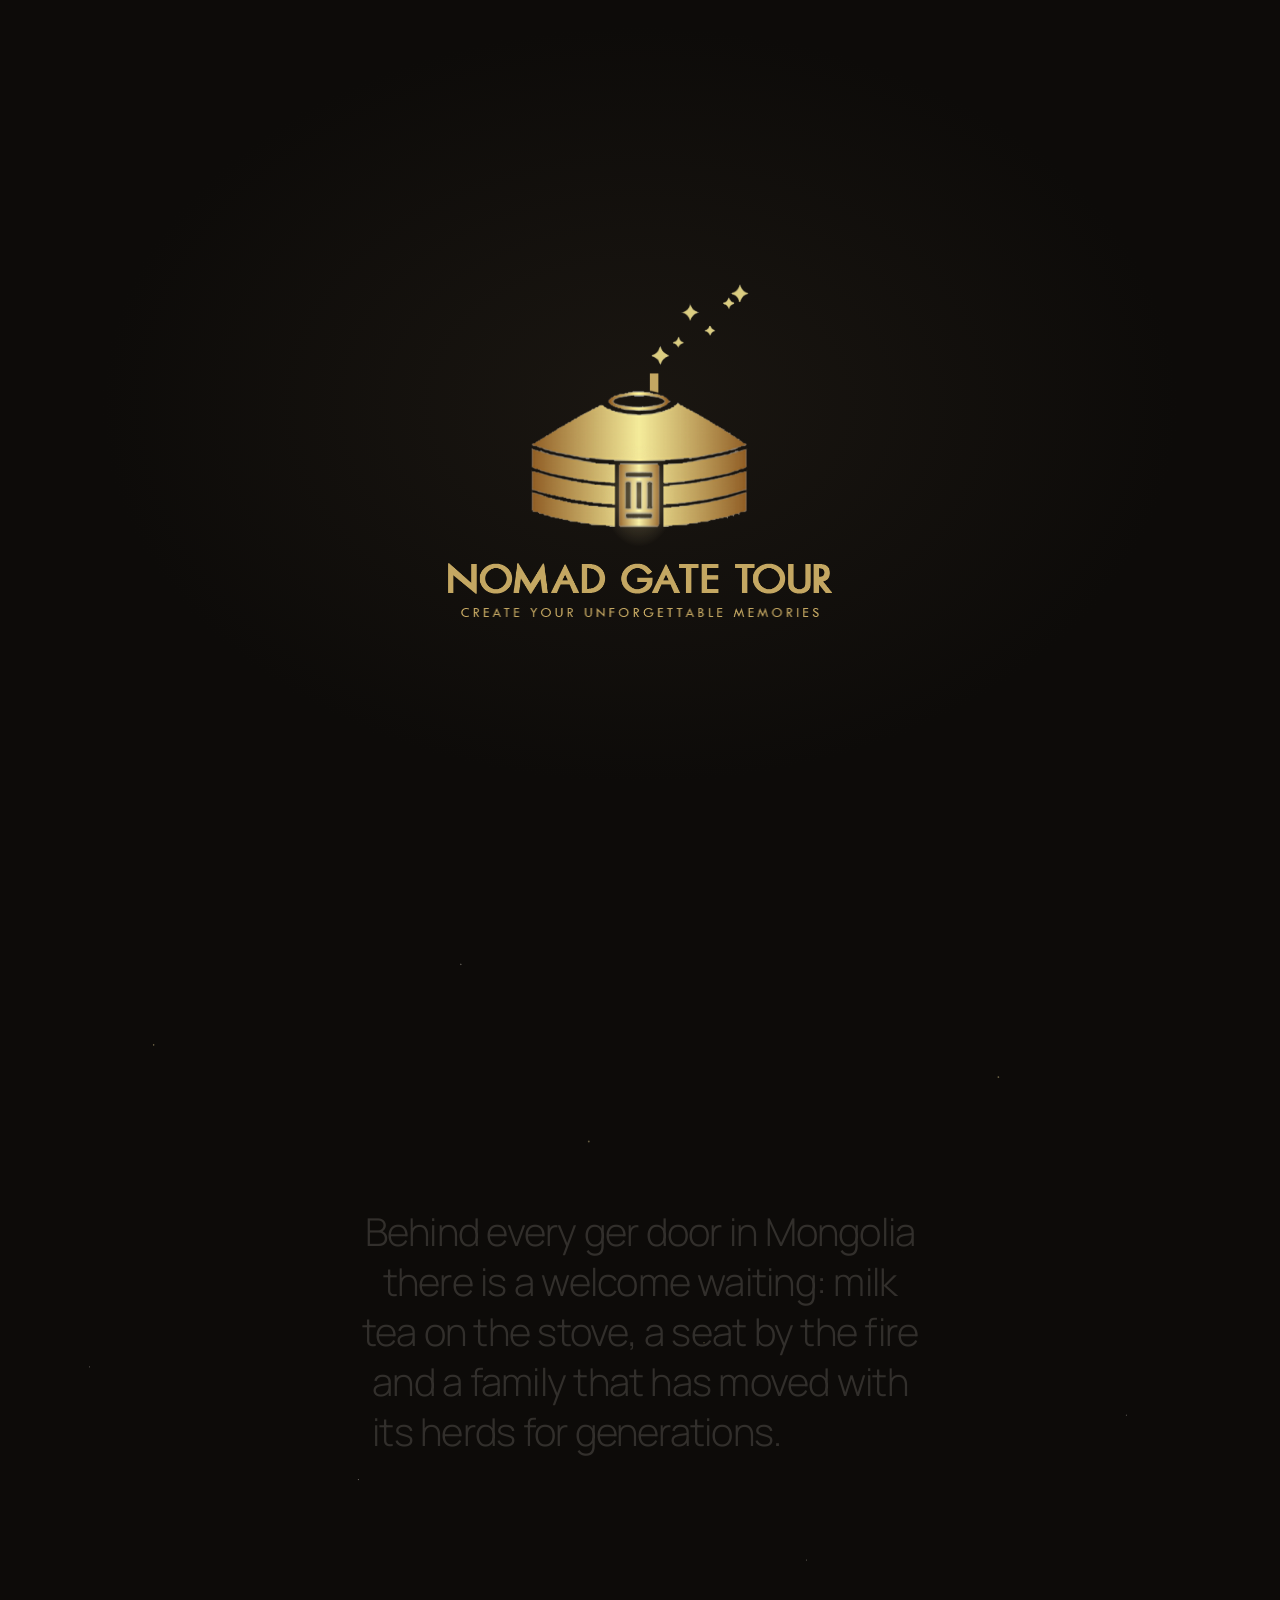
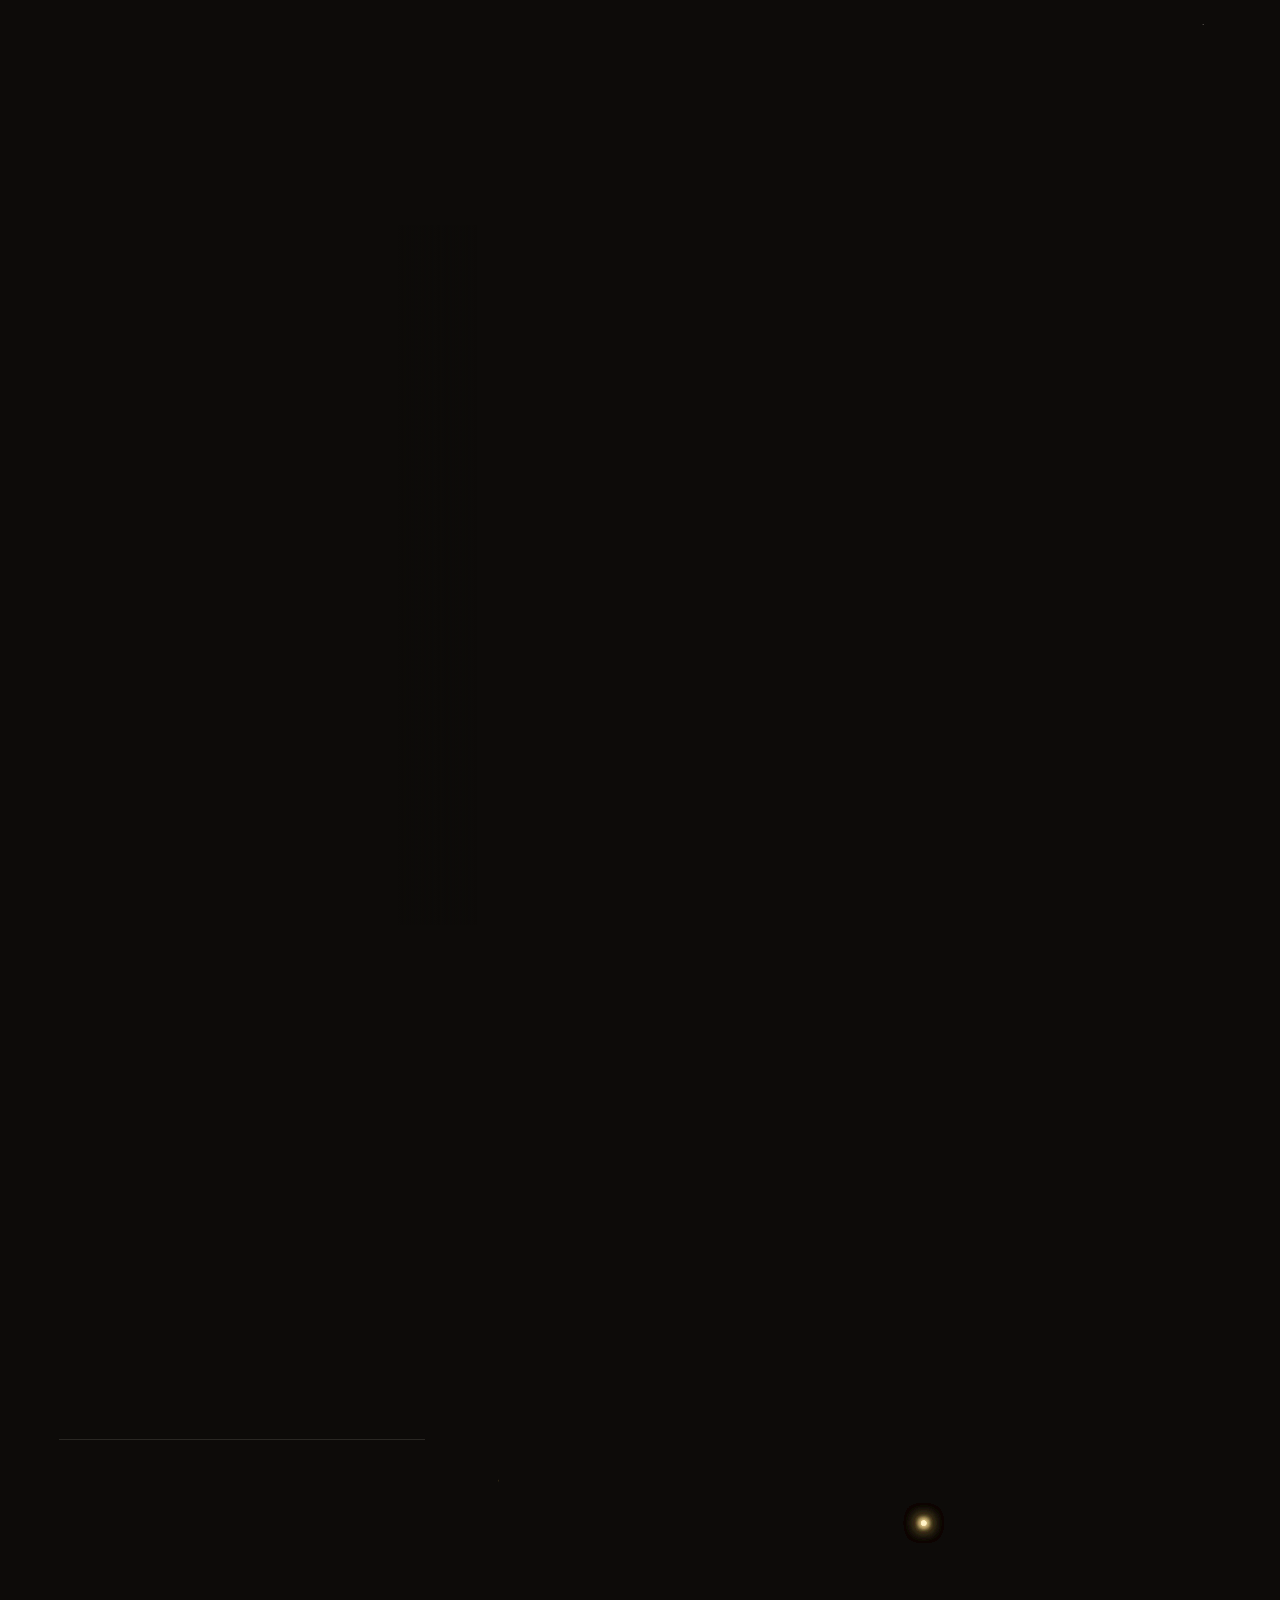
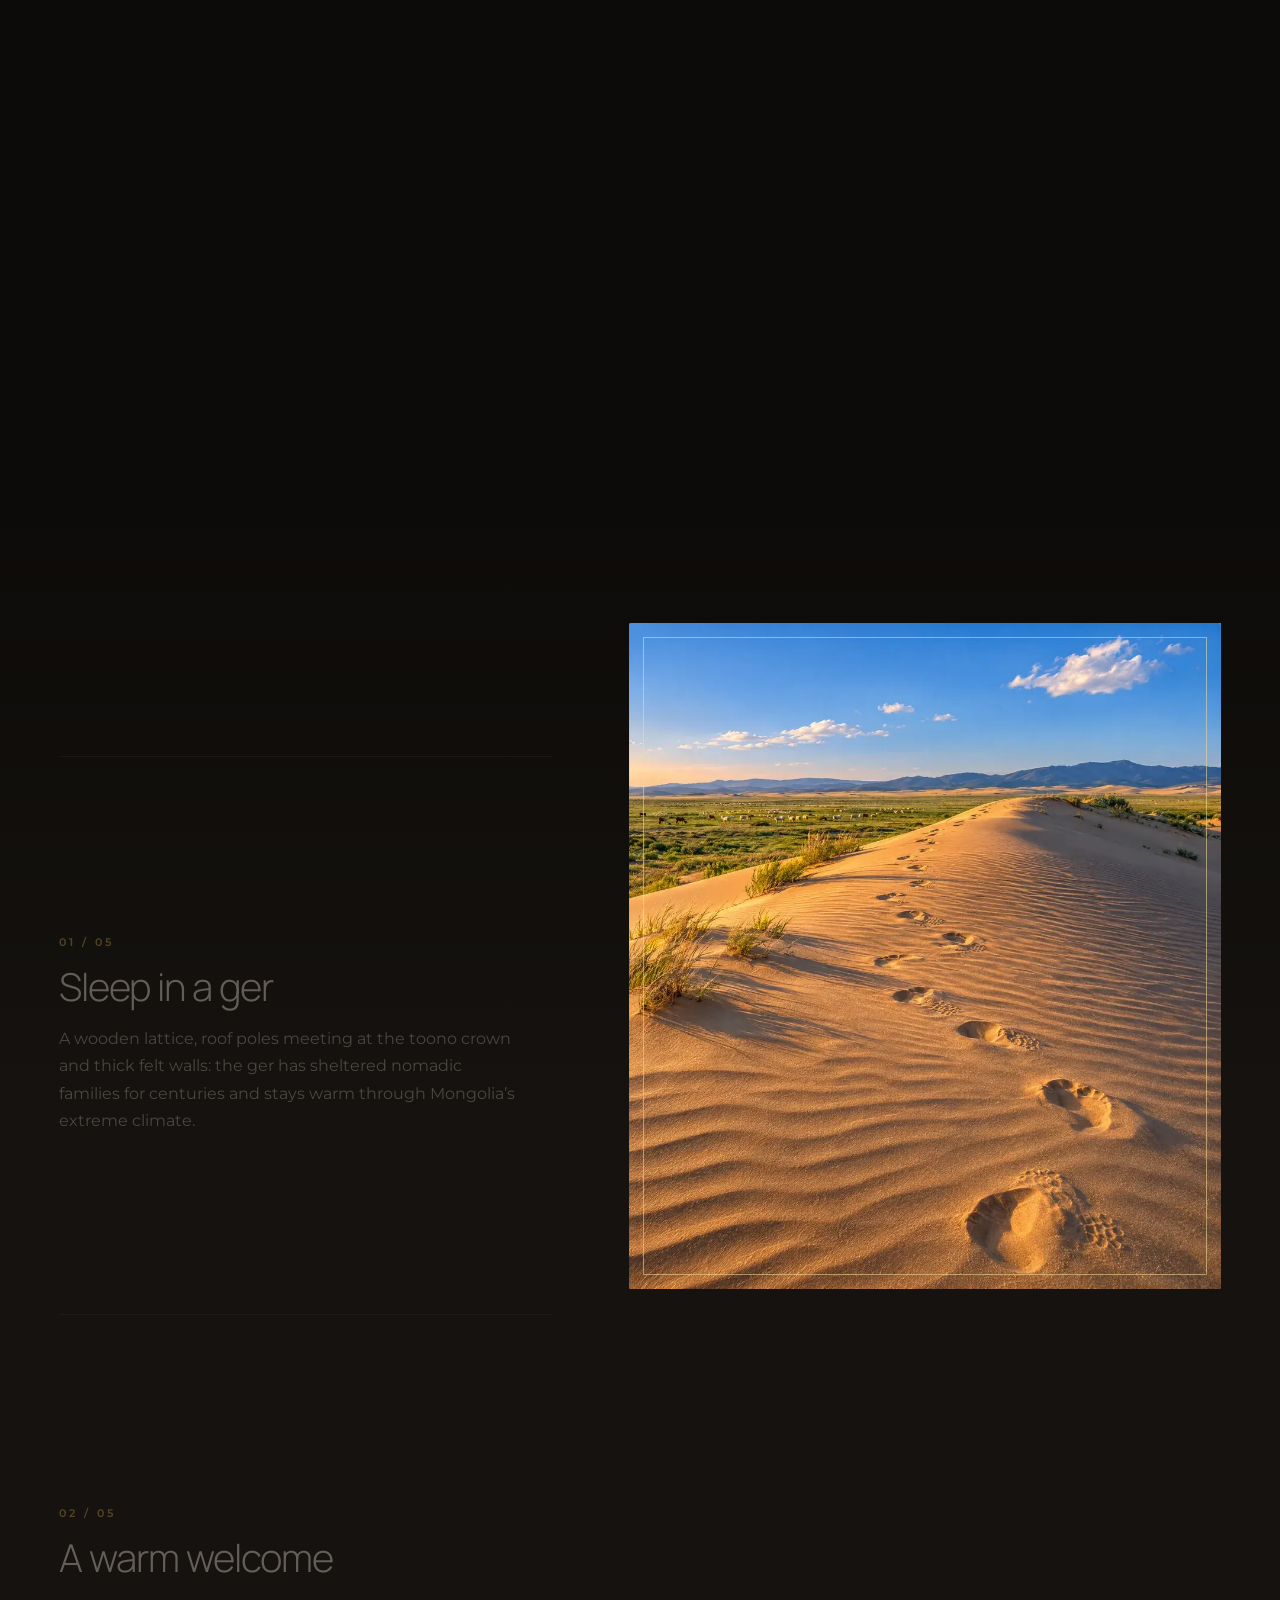
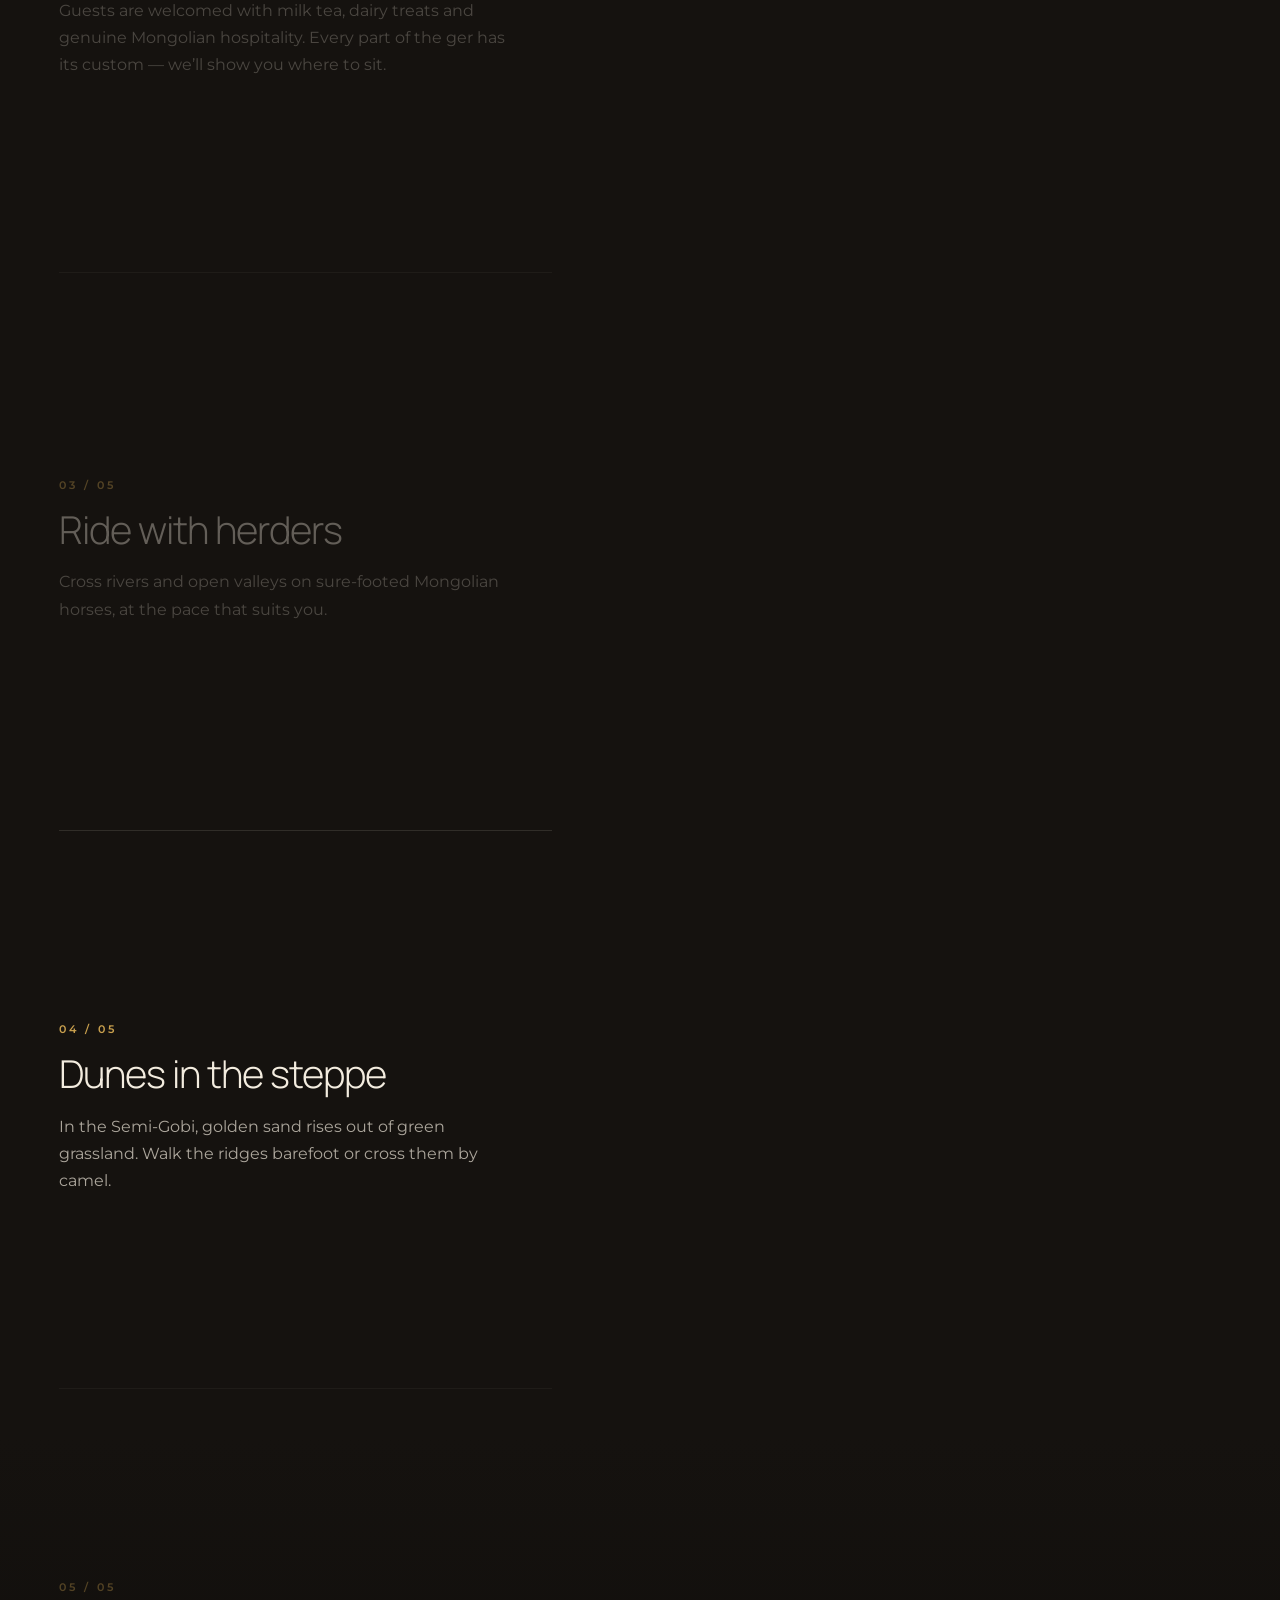
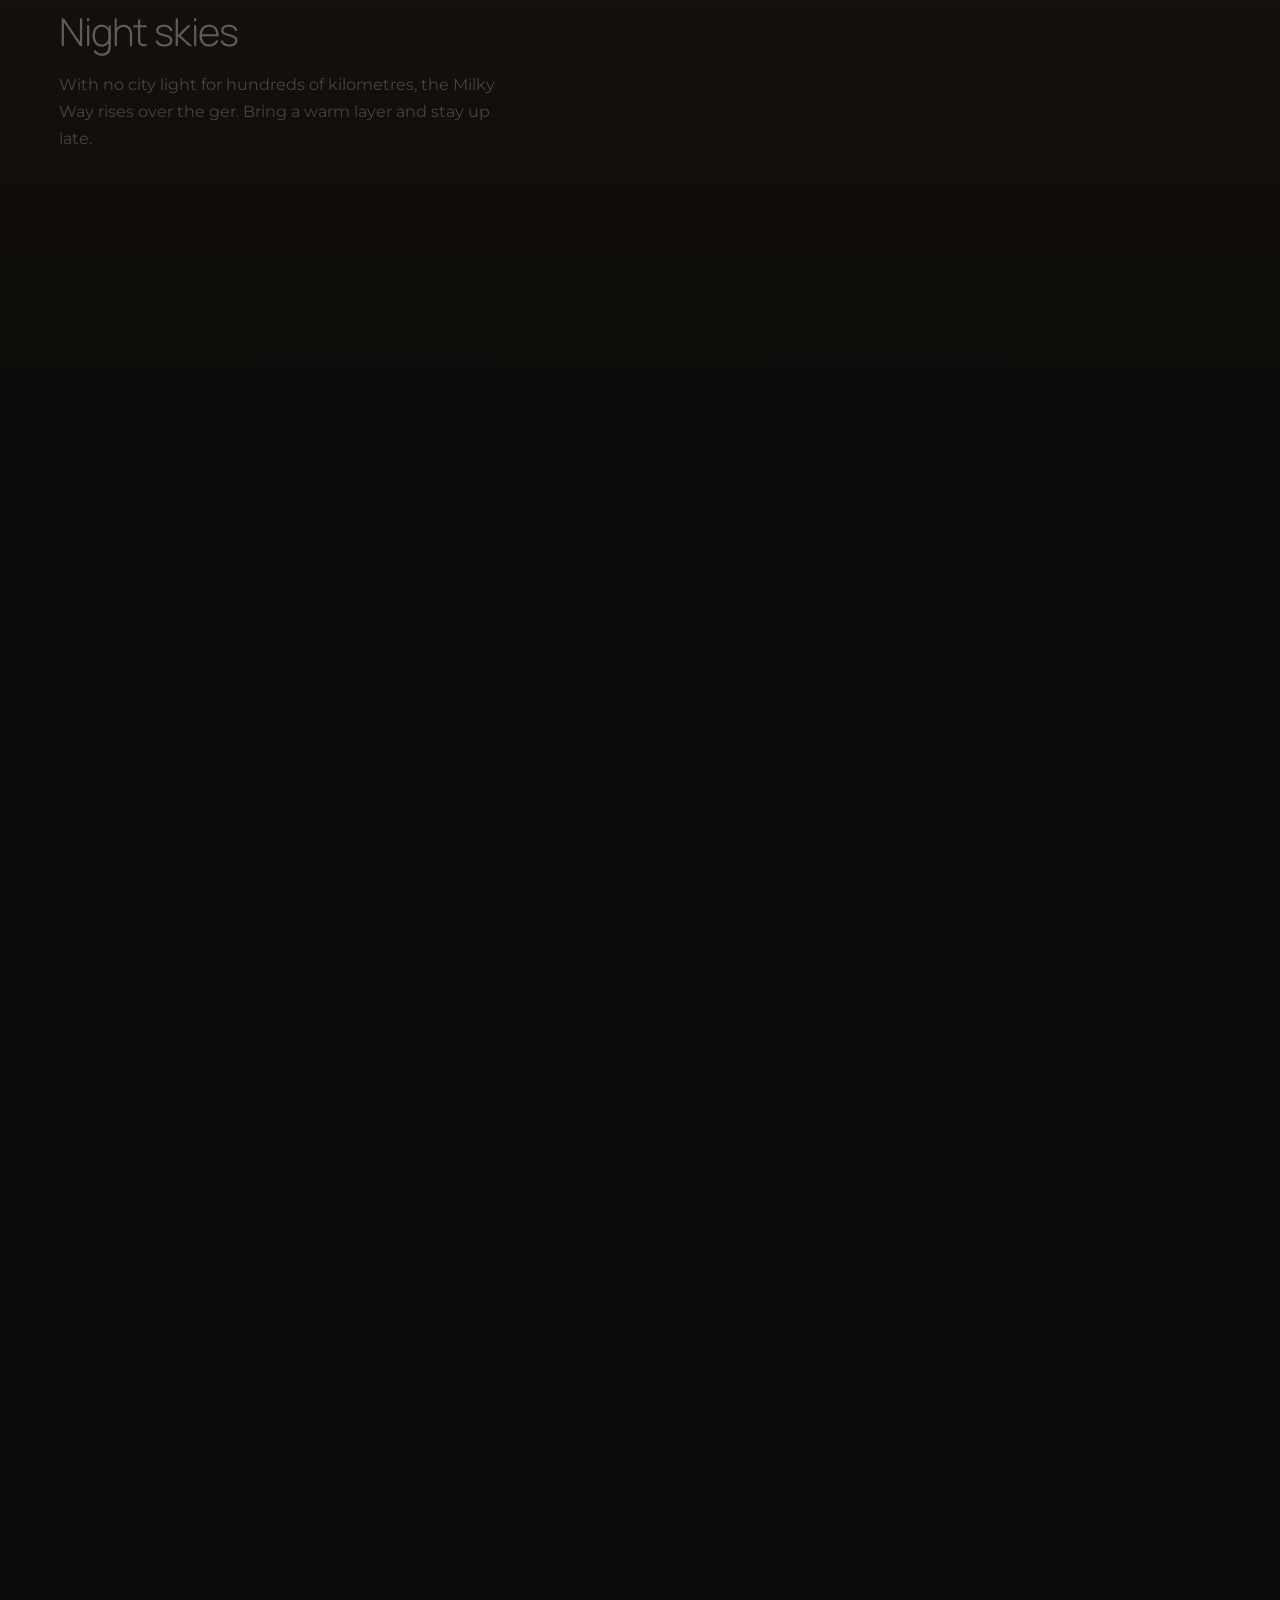
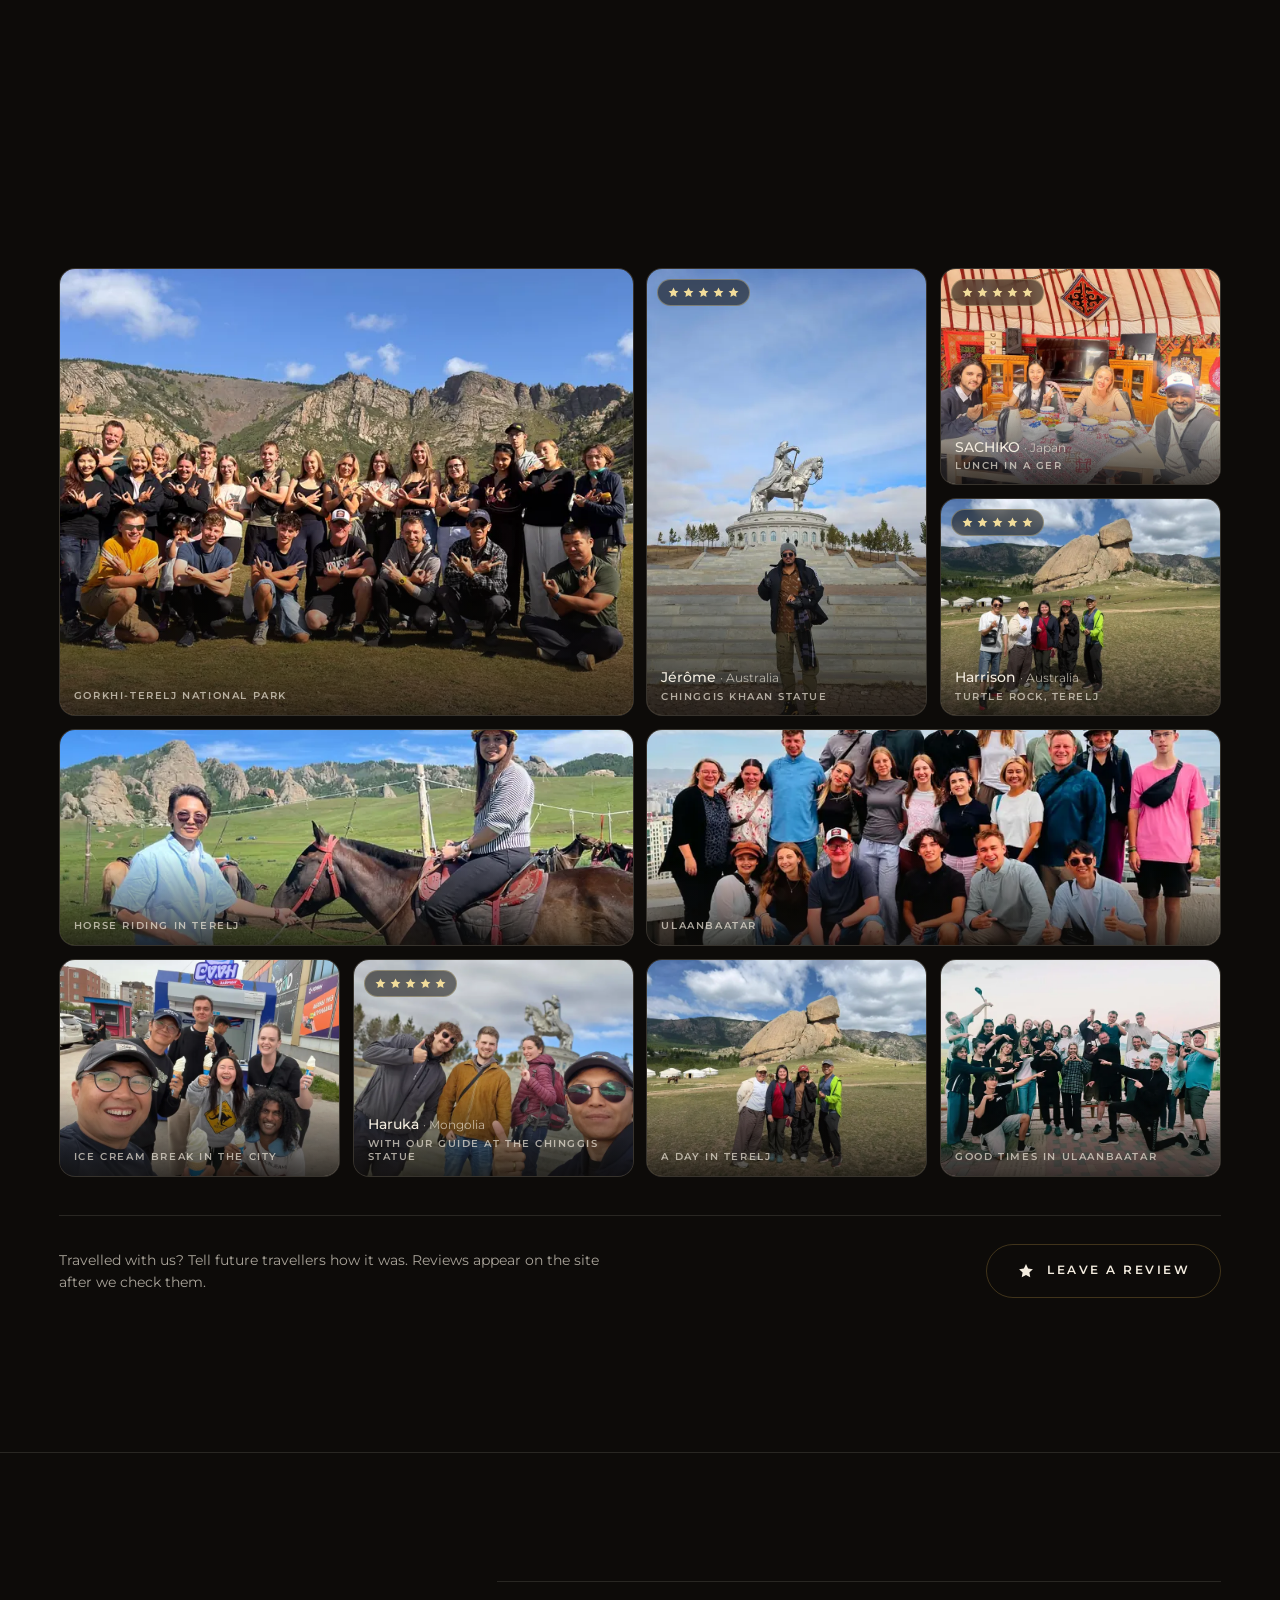
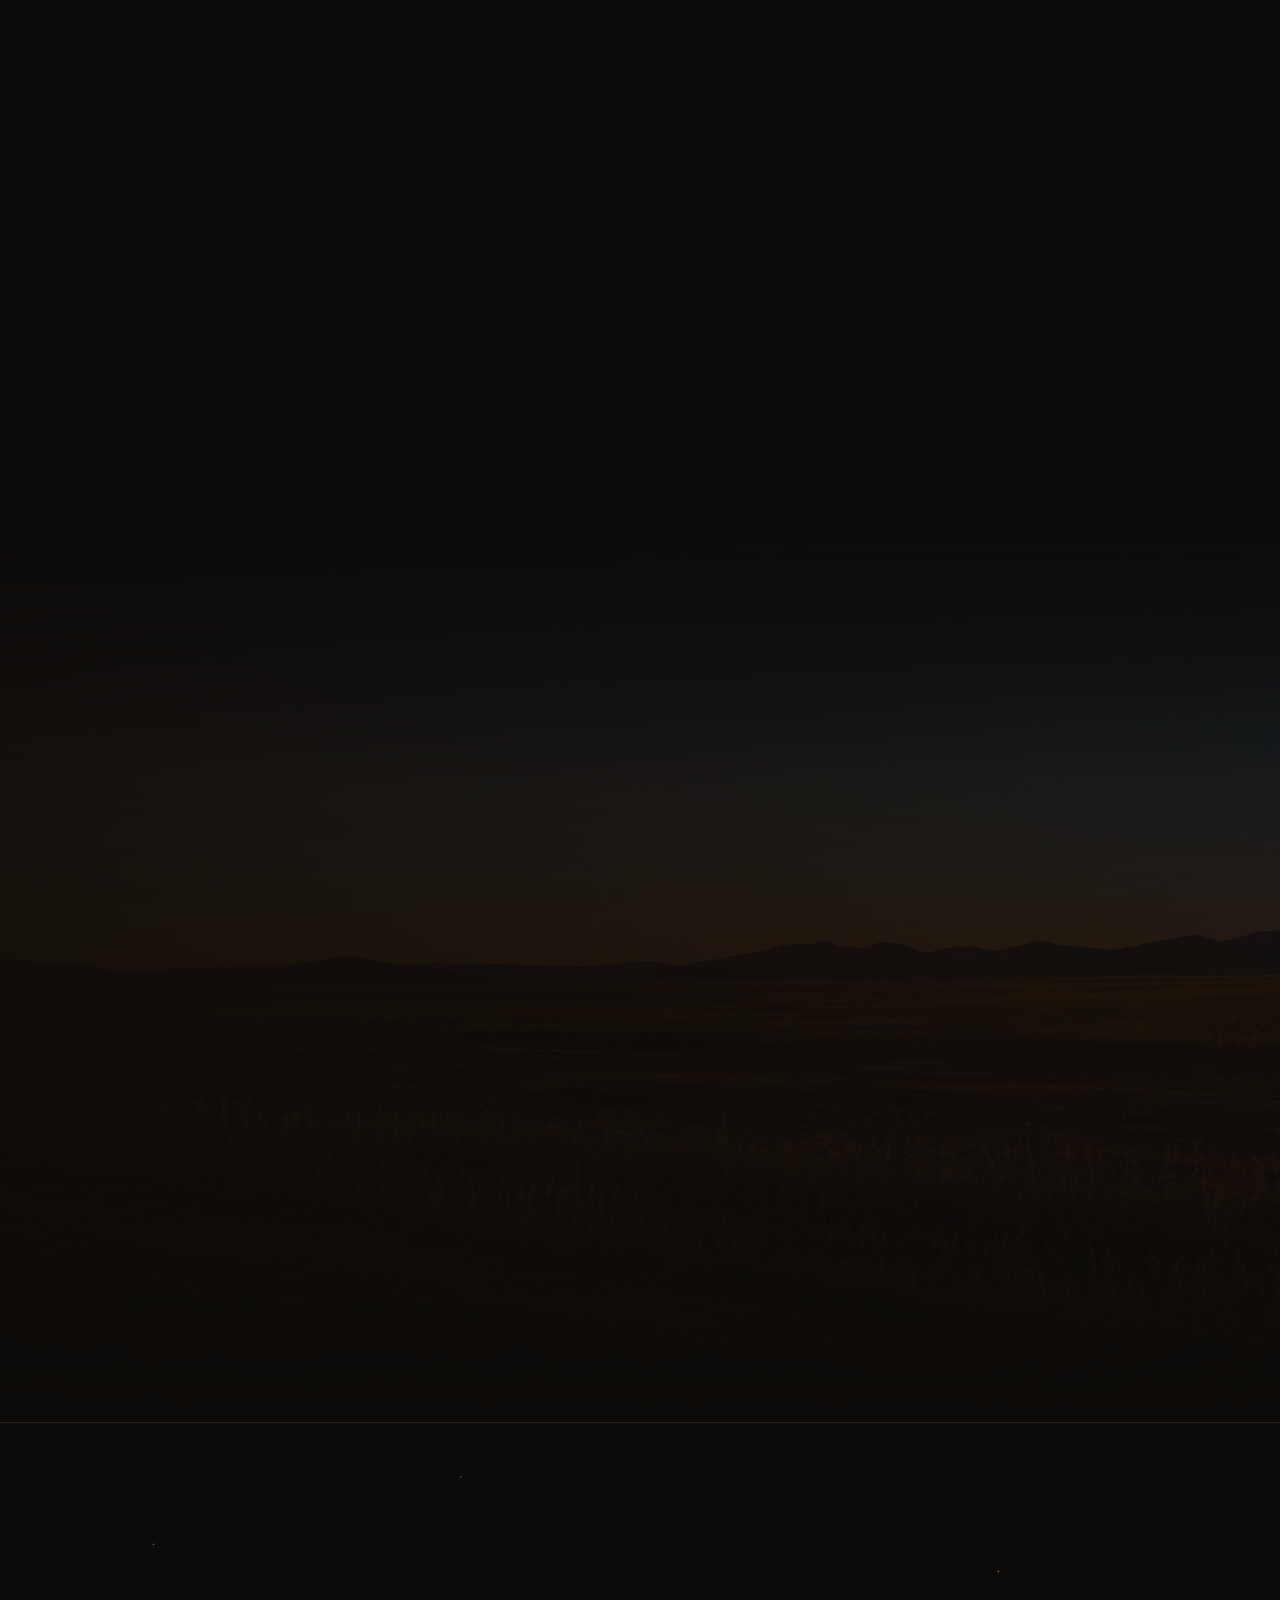
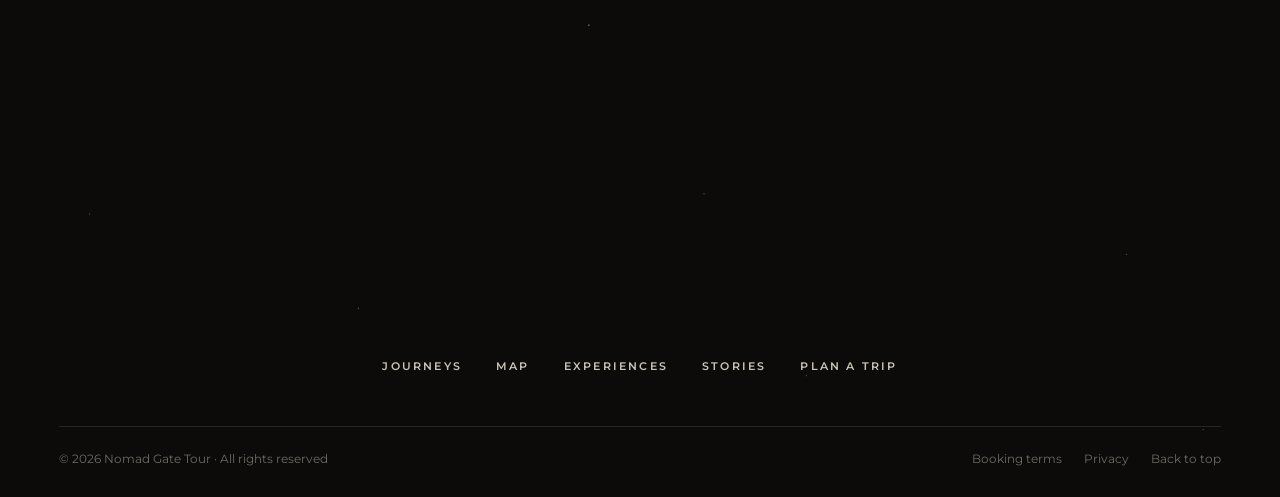
<file: index.html>
<!doctype html>
<html lang="en">
<head>
<meta charset="utf-8">
<meta name="viewport" content="width=device-width, initial-scale=1, viewport-fit=cover">
<title>Nomad Gate Tour</title>
<meta name="description" content="Private journeys in Mongolia with Nomad Gate Tour: ger stays, herder families, Semi-Gobi dunes, Terelj and the Orkhon Valley.">
<meta property="og:title" content="Nomad Gate Tour — Create your unforgettable memories">
<meta property="og:description" content="Private journeys in Mongolia: ger stays, herder families, dunes and wild horses.">
<meta property="og:type" content="website">
<meta property="og:site_name" content="Nomad Gate Tour">
<meta property="og:url" content="https://nomadgatetour.com/">
<meta property="og:image" content="https://nomadgatetour.com/img/og.jpg">
<meta property="og:image:width" content="1200">
<meta property="og:image:height" content="630">
<meta name="twitter:card" content="summary_large_image">
<link rel="canonical" href="https://nomadgatetour.com/">
<link rel="alternate" hreflang="en" href="https://nomadgatetour.com/?lang=en">
<link rel="alternate" hreflang="mn" href="https://nomadgatetour.com/?lang=mn">
<link rel="alternate" hreflang="ru" href="https://nomadgatetour.com/?lang=ru">
<link rel="alternate" hreflang="ko" href="https://nomadgatetour.com/?lang=ko">
<link rel="alternate" hreflang="ja" href="https://nomadgatetour.com/?lang=ja">
<link rel="alternate" hreflang="de" href="https://nomadgatetour.com/?lang=de">
<link rel="alternate" hreflang="es" href="https://nomadgatetour.com/?lang=es">
<link rel="alternate" hreflang="x-default" href="https://nomadgatetour.com/">
<meta property="og:locale" content="en_US">
<meta property="og:locale:alternate" content="mn_MN">
<meta property="og:locale:alternate" content="ru_RU">
<meta property="og:locale:alternate" content="ko_KR">
<meta property="og:locale:alternate" content="ja_JP">
<meta property="og:locale:alternate" content="de_DE">
<meta property="og:locale:alternate" content="es_ES">
<meta name="twitter:title" content="Nomad Gate Tour — Create your unforgettable memories">
<meta name="twitter:description" content="Private journeys in Mongolia: ger stays, herder families, dunes and wild horses.">
<meta name="twitter:image" content="https://nomadgatetour.com/img/og.jpg">
<meta property="og:image:alt" content="Nomad Gate Tour — sunset over the Mongolian steppe">
<script type="application/ld+json">{"@context":"https://schema.org","@graph":[{"@type":"TravelAgency","@id":"https://nomadgatetour.com/#agency","name":"Nomad Gate Tour","url":"https://nomadgatetour.com/","logo":"https://nomadgatetour.com/assets/logo-full.png","image":"https://nomadgatetour.com/img/og.jpg","description":"Private tours in Mongolia from Ulaanbaatar: the Chinggis Statue and Terelj, Kharkhorin and the Semi-Gobi, Lake Khuvsgul and the Gobi.","email":"nomadgatetour@gmail.com","telephone":"+976 8842 2241","address":{"@type":"PostalAddress","addressLocality":"Ulaanbaatar","addressCountry":"MN"},"areaServed":"Mongolia","availableLanguage":["en","mn","ru","ko","ja","de","es"],"sameAs":["https://www.instagram.com/nomad_gate_tour","https://www.facebook.com/profile.php?id=61594082454178"]},{"@type":"ItemList","name":"Tours","itemListElement":[{"@type":"ListItem","position":1,"item":{"@type":"TouristTrip","name":"Chinggis Statue & Terelj","description":"The giant steel horseman of Tsonjin Boldog, lunch with a Kazakh eagle family, Turtle Rock and the Aryabal temple — one day from Ulaanbaatar.","url":"https://nomadgatetour.com/#journey-statue-terelj","image":"https://nomadgatetour.com/img/t_terelj.webp","touristType":"Culture · Easy","provider":{"@id":"https://nomadgatetour.com/#agency"},"offers":{"@type":"Offer","price":100,"priceCurrency":"USD","url":"https://nomadgatetour.com/#journey-statue-terelj","availability":"https://schema.org/InStock"},"itinerary":{"@type":"ItemList","itemListElement":[{"@type":"ListItem","position":1,"name":"Chinggis Khaan Statue","description":"Hotel pick-up and about 55 km east to Tsonjin Boldog. Climb up to the viewing deck on the horse’s head of the 40-metre steel statue."},{"@type":"ListItem","position":2,"name":"Lunch with a Kazakh family","description":"Into the countryside for a home-cooked lunch in a Kazakh family’s ger and a photo with their golden eagle."},{"@type":"ListItem","position":3,"name":"Turtle Rock & Aryabal","description":"In Gorkhi-Terelj National Park: the famous Turtle Rock, then a walk up to the Aryabal meditation temple for the view. Back to your hotel in the evening."}]}}},{"@type":"ListItem","position":2,"item":{"@type":"TouristTrip","name":"Aglag Buteel Monastery","description":"A monastery built among the rocks by the artist-monk Purevbat, with a new golden-roofed temple and a forest trail, about 100 km north of the city.","url":"https://nomadgatetour.com/#journey-aglag","image":"https://nomadgatetour.com/img/t_autumn.webp","touristType":"Culture · Easy","provider":{"@id":"https://nomadgatetour.com/#agency"},"offers":{"@type":"Offer","price":60,"priceCurrency":"USD","url":"https://nomadgatetour.com/#journey-aglag","availability":"https://schema.org/InStock"},"itinerary":{"@type":"ItemList","itemListElement":[{"@type":"ListItem","position":1,"name":"North to Aglag","description":"Hotel pick-up and about 100 km through open steppe and wooded hills to Aglag Buteel Monastery."},{"@type":"ListItem","position":2,"name":"Art, temple and the rock trail","description":"Your guide explains Purevbat’s works and the golden-roofed temple. After lunch, follow the rope-guided trail that starts behind the sacred tree; rabbits, geese and dogs roam freely."},{"@type":"ListItem","position":3,"name":"Back to the city","description":"Drive back to Ulaanbaatar and drop-off at your hotel."}]}}},{"@type":"ListItem","position":3,"item":{"@type":"TouristTrip","name":"Central Mongolia in 2 Days","description":"Kharkhorin, Erdene Zuu and the Semi-Gobi dunes in one quick trip: the old capital of the Mongol Empire and a camel ride on the sand.","url":"https://nomadgatetour.com/#journey-central-2","image":"https://nomadgatetour.com/img/t_erdenezuu.webp","touristType":"Classic · Easy","provider":{"@id":"https://nomadgatetour.com/#agency"},"offers":{"@type":"Offer","price":250,"priceCurrency":"USD","url":"https://nomadgatetour.com/#journey-central-2","availability":"https://schema.org/InStock"},"itinerary":{"@type":"ItemList","itemListElement":[{"@type":"ListItem","position":1,"name":"To the old capital","description":"Hotel pick-up and about 360 km west to Kharkhorin, with lunch on the road. Ruins of the Khans’ palace and a walk along the Orkhon river. Dinner and night in a ger camp."},{"@type":"ListItem","position":2,"name":"Erdene Zuu & the dunes","description":"Kharkhorin Museum and Erdene Zuu Monastery, then 80 km to Elsen Tasarkhai: camel ride, dune walk and sand sledding. About 280 km back to your hotel in Ulaanbaatar."}]}}},{"@type":"ListItem","position":4,"item":{"@type":"TouristTrip","name":"Amazing Central Mongolia","description":"The old capital, a night with a nomad family by the dunes, Khogno Khan mountain, then the Chinggis Statue and Terelj — central Mongolia in four days.","url":"https://nomadgatetour.com/#journey-amazing","image":"https://nomadgatetour.com/img/t_semigobi.webp","touristType":"Classic · Moderate","provider":{"@id":"https://nomadgatetour.com/#agency"},"offers":{"@type":"Offer","price":450,"priceCurrency":"USD","url":"https://nomadgatetour.com/#journey-amazing","availability":"https://schema.org/InStock"},"itinerary":{"@type":"ItemList","itemListElement":[{"@type":"ListItem","position":1,"name":"Ulaanbaatar to Kharkhorin","description":"About 360 km west with lunch on the road. Ruins of the Khans’ palace and a walk by the Orkhon river. Dinner and night in a ger camp."},{"@type":"ListItem","position":2,"name":"Erdene Zuu & a nomad family","description":"Kharkhorin Museum and Erdene Zuu Monastery, then 80 km to the Elsen Tasarkhai dunes: camel and horse riding, sand sledding. Dinner and the night in a nomad family’s ger."},{"@type":"ListItem","position":3,"name":"Khogno Khan & back to the city","description":"A short hike to the old temple on Khogno Khan mountain, lunch on the road and about 280 km back to your hotel in Ulaanbaatar."},{"@type":"ListItem","position":4,"name":"Chinggis Statue & Terelj","description":"A day trip east: the Chinggis Khaan Statue, lunch at a Kazakh family camp, Turtle Rock and the walk up to Aryabal temple. Back to your hotel."}]}}},{"@type":"ListItem","position":5,"item":{"@type":"TouristTrip","name":"The Soul of Mongolia","description":"Kharkhorin, the 25-metre Orkhon waterfall, Erdene Zuu at prayer time and a night with a nomad family by the dunes.","url":"https://nomadgatetour.com/#journey-soul","image":"https://nomadgatetour.com/img/x_ride.webp","touristType":"Classic · Moderate","provider":{"@id":"https://nomadgatetour.com/#agency"},"offers":{"@type":"Offer","price":550,"priceCurrency":"USD","url":"https://nomadgatetour.com/#journey-soul","availability":"https://schema.org/InStock"},"itinerary":{"@type":"ItemList","itemListElement":[{"@type":"ListItem","position":1,"name":"Into the steppe","description":"About 358 km (6 hours) west to Kharkhorin with lunch on the road. Kharkhorin Museum and the viewpoint over the old capital. Night in a ger camp."},{"@type":"ListItem","position":2,"name":"Orkhon Waterfall","description":"Through mountains, forest and the Orkhon valley to the 25-metre Ulaan Tsutgalan waterfall, with some rough road. Back to a ger camp near Kharkhorin."},{"@type":"ListItem","position":3,"name":"Erdene Zuu & the dunes","description":"Monks chanting at Erdene Zuu Monastery and a Mongolian calligraphy lesson. Then the Els Khad dunes and lake: camel ride, a walk on the sand and a home-cooked dinner with a nomad family, in whose ger you sleep."},{"@type":"ListItem","position":4,"name":"A ride and home","description":"A short horse ride with the family after breakfast, then back to your hotel in Ulaanbaatar with a lunch stop."}]}}},{"@type":"ListItem","position":6,"item":{"@type":"TouristTrip","name":"The Deep Blue Lake: Khuvsgul","description":"Northern forests, a nomad family in Bulgan, two nights on the shore of Lake Khuvsgul and the great Amarbayasgalant Monastery on the way home.","url":"https://nomadgatetour.com/#journey-khuvsgul","image":"https://nomadgatetour.com/img/t_nomad.webp","touristType":"Nature · Moderate","provider":{"@id":"https://nomadgatetour.com/#agency"},"offers":{"@type":"Offer","price":750,"priceCurrency":"USD","url":"https://nomadgatetour.com/#journey-khuvsgul","availability":"https://schema.org/InStock"},"itinerary":{"@type":"ItemList","itemListElement":[{"@type":"ListItem","position":1,"name":"North to Bulgan","description":"About 470 km (5–6 hours) past Darkhan and Erdenet into the forests of Bulgan. Evening with a nomad family and a traditional dinner. Night in a ger camp."},{"@type":"ListItem","position":2,"name":"Lake Khuvsgul","description":"About 470 km on to the lake known as the Blue Pearl of Mongolia. Night in a lakeside guesthouse with an indoor shower."},{"@type":"ListItem","position":3,"name":"A day on the lake","description":"Boat trip, horse riding or an ATV ride along the shore, and time with reindeer-herding Dukha people when they are camped nearby."},{"@type":"ListItem","position":4,"name":"Amarbayasgalant Monastery","description":"A long drive (about 630 km, 8–9 hours) to Amarbayasgalant, one of the three great monasteries of Mongolia. Night in a ger camp nearby."},{"@type":"ListItem","position":5,"name":"Back to Ulaanbaatar","description":"About 335 km on paved road. A stop at a cashmere factory shop for gifts, then drop-off at your hotel."}]}}},{"@type":"ListItem","position":7,"item":{"@type":"TouristTrip","name":"From Strangers to Friends","description":"Six days around the heart of Mongolia: Semi-Gobi dunes, Kharkhorin, the Tsenkher hot springs, Ugii lake and the wild horses of Hustai.","url":"https://nomadgatetour.com/#journey-friends","image":"https://nomadgatetour.com/img/x_ger.webp","touristType":"Nature · Moderate","provider":{"@id":"https://nomadgatetour.com/#agency"},"offers":{"@type":"Offer","price":1200,"priceCurrency":"USD","url":"https://nomadgatetour.com/#journey-friends","availability":"https://schema.org/InStock"},"itinerary":{"@type":"ItemList","itemListElement":[{"@type":"ListItem","position":1,"name":"Elsen Tasarkhai","description":"About 185 km (3–4 hours) to the Semi-Gobi. Ride a two-humped camel and climb the dunes. Night in a ger camp."},{"@type":"ListItem","position":2,"name":"Kharkhorin","description":"About 80 km to the 13th-century capital of the Mongol Empire on the Silk Road. Night in a ger camp."},{"@type":"ListItem","position":3,"name":"Tsenkher hot springs","description":"About 120 km into Arkhangai to soak in the open-air hot spring pools. Night in a ger camp."},{"@type":"ListItem","position":4,"name":"Ugii lake","description":"About 125 km to Ugii lake for birdwatching and a quiet shore; fishing and boats on request (extra). Night in a ger camp."},{"@type":"ListItem","position":5,"name":"Hustai National Park","description":"About 278 km east to Hustai to see the wild takhi horses. Dinner and night at a camp."},{"@type":"ListItem","position":6,"name":"Back to the city","description":"About 125 km to Ulaanbaatar: the Gobi cashmere store, a farewell lunch, the Zaisan memorial and drop-off at your hotel."}]}}},{"@type":"ListItem","position":8,"item":{"@type":"TouristTrip","name":"Gobi & Central Mongolia","description":"A thirteen-day loop: the canyons and dunes of the Gobi, the old capital, volcanoes and Lake Khuvsgul, and Amarbayasgalant on the way home.","url":"https://nomadgatetour.com/#journey-gobi-13","image":"https://nomadgatetour.com/img/x_stars.webp","touristType":"Expedition · Active","provider":{"@id":"https://nomadgatetour.com/#agency"},"offers":{"@type":"Offer","price":1574,"priceCurrency":"USD","url":"https://nomadgatetour.com/#journey-gobi-13","availability":"https://schema.org/InStock"},"itinerary":{"@type":"ItemList","itemListElement":[{"@type":"ListItem","position":1,"name":"Tsagaan Suvarga","description":"Hotel pick-up and about 490 km (6–7 hours) south to the “White Stupa”, eroded cliffs that were once the floor of a sea."},{"@type":"ListItem","position":2,"name":"Yolyn Am","description":"About 240 km to the Vulture Valley in Gobi Gurvansaikhan National Park, where ice often lasts into summer. Horse ride in the gorge."},{"@type":"ListItem","position":3,"name":"Khongor sand dunes","description":"About 250 km to Mongolia’s biggest dunes, the “singing sands”. Dune hike and camel ride."},{"@type":"ListItem","position":4,"name":"Bayanzag","description":"About 200 km to the Flaming Cliffs, where the first dinosaur eggs were found."},{"@type":"ListItem","position":5,"name":"Ongi Monastery","description":"About 190 km on dirt roads to the ruins of Ongi Monastery by the river."},{"@type":"ListItem","position":6,"name":"Kharkhorin","description":"About 300 km to the old capital and Erdene Zuu Monastery."},{"@type":"ListItem","position":7,"name":"Khorgo & Terkhiin Tsagaan","description":"About 295 km to the crater of the Khorgo volcano and the White Lake below it."},{"@type":"ListItem","position":8,"name":"Jargalant hot spring","description":"About 190 km on dirt roads to the hot springs of Jargalant."},{"@type":"ListItem","position":9,"name":"Lake Khuvsgul","description":"About 310 km on dirt roads to the lake."},{"@type":"ListItem","position":10,"name":"A day on the lake","description":"A free day on the shore: boat trip and horse riding."},{"@type":"ListItem","position":11,"name":"Uran Togoo volcano","description":"About 420 km to Bulgan and a hike up the extinct Uran Togoo crater."},{"@type":"ListItem","position":12,"name":"Amarbayasgalant Monastery","description":"About 250 km to the great monastery in the Iven valley. Night in a camp nearby."},{"@type":"ListItem","position":13,"name":"Back to Ulaanbaatar","description":"About 360 km back to the city. The tour ends at your hotel."}]}}}]}]}</script>
<meta name="theme-color" content="#0D0B09" id="themeColor">
<link rel="icon" href="assets/favicon.png" type="image/png">
<link rel="apple-touch-icon" href="assets/apple-touch-icon.png">
<link rel="preload" as="image" href="assets/logo-mark-open.png">
<link rel="preload" as="image" href="img/hero-poster.jpg" fetchpriority="high">
<link rel="preconnect" href="https://oiaagrrfkwfnnohstzqu.supabase.co" crossorigin>
<style>html{background:#0D0B09}html[data-theme="light"]{background:#F6F1E7}html.js:not(.entered) body{overflow:hidden}</style>
<link rel="stylesheet" href="fonts.css?v=20261127a">
<link rel="stylesheet" href="styles.css?v=20261127a">
<script>document.documentElement.classList.add('js');try{var th=localStorage.getItem('ngt-theme');if(th==='light'){document.documentElement.setAttribute('data-theme','light');document.getElementById('themeColor').setAttribute('content','#F6F1E7')}}catch(e){}try{if(matchMedia('(prefers-reduced-motion: reduce)').matches)document.documentElement.classList.add('rm')}catch(e){}setTimeout(function(){document.documentElement.classList.add('entered')},12000);</script>
</head>
<body>
<svg width="0" height="0" style="position:absolute" aria-hidden="true">
  <defs>
    <linearGradient id="gold" x1="0" x2="1" y1="0" y2="1"><stop offset="0" stop-color="#8A6527"/><stop offset=".45" stop-color="#F1DC9A"/><stop offset="1" stop-color="#A47A2E"/></linearGradient>
    <symbol id="i-star" viewBox="0 0 24 24"><path d="M12 1.5c.7 5.6 4.9 9.8 10.5 10.5-5.6.7-9.8 4.9-10.5 10.5-.7-5.6-4.9-9.8-10.5-10.5C7.1 11.3 11.3 7.1 12 1.5z" fill="currentColor"/></symbol>
    <symbol id="i-arrow" viewBox="0 0 24 24"><path d="M4 12h15M13 6l6 6-6 6" fill="none" stroke="currentColor" stroke-width="1.4" stroke-linecap="round" stroke-linejoin="round"/></symbol>
    <symbol id="i-close" viewBox="0 0 24 24"><path d="M6 6l12 12M18 6L6 18" fill="none" stroke="currentColor" stroke-width="1.4" stroke-linecap="round"/></symbol>
    <symbol id="i-plus" viewBox="0 0 24 24"><path d="M12 5v14M5 12h14" fill="none" stroke="currentColor" stroke-width="1.4" stroke-linecap="round"/></symbol>
    <symbol id="i-minus" viewBox="0 0 24 24"><path d="M5 12h14" fill="none" stroke="currentColor" stroke-width="1.4" stroke-linecap="round"/></symbol>
    <symbol id="i-ig" viewBox="0 0 24 24"><rect x="3.5" y="3.5" width="17" height="17" rx="5" fill="none" stroke="currentColor" stroke-width="1.5"/><circle cx="12" cy="12" r="4" fill="none" stroke="currentColor" stroke-width="1.5"/><circle cx="17.3" cy="6.7" r="1.1" fill="currentColor"/></symbol>
    <symbol id="i-fb" viewBox="0 0 24 24"><path d="M13.5 21v-7.5h2.6l.4-3h-3V8.6c0-.9.3-1.5 1.5-1.5h1.6V4.4c-.3 0-1.2-.1-2.3-.1-2.3 0-3.8 1.4-3.8 3.9v2.3H8v3h2.5V21z" fill="currentColor"/></symbol>
    <symbol id="i-phone" viewBox="0 0 24 24"><path d="M6.6 3.5h3l1.5 4-2 1.3a11 11 0 0 0 6.1 6.1l1.3-2 4 1.5v3a2 2 0 0 1-2.2 2A16.5 16.5 0 0 1 4.6 5.7a2 2 0 0 1 2-2.2z" fill="none" stroke="currentColor" stroke-width="1.4" stroke-linejoin="round"/></symbol>
    <symbol id="i-mail" viewBox="0 0 24 24"><rect x="3.5" y="5.5" width="17" height="13" rx="2" fill="none" stroke="currentColor" stroke-width="1.4"/><path d="M4 7l8 6 8-6" fill="none" stroke="currentColor" stroke-width="1.4"/></symbol>
    <symbol id="i-chev" viewBox="0 0 24 24"><path d="M7 10l5 5 5-5" fill="none" stroke="currentColor" stroke-width="1.6" stroke-linecap="round" stroke-linejoin="round"/></symbol>
    <symbol id="i-lock" viewBox="0 0 24 24"><rect x="5" y="10.5" width="14" height="10" rx="2" fill="none" stroke="currentColor" stroke-width="1.4"/><path d="M8.5 10.5V8a3.5 3.5 0 0 1 7 0v2.5" fill="none" stroke="currentColor" stroke-width="1.4"/></symbol>
    <symbol id="i-check" viewBox="0 0 24 24"><path d="M5 12.5l4.5 4.5L19 7.5" fill="none" stroke="currentColor" stroke-width="1.6" stroke-linecap="round" stroke-linejoin="round"/></symbol>
    <symbol id="i-play" viewBox="0 0 24 24"><path d="M8 5.5v13l10.5-6.5z" fill="currentColor"/></symbol>
    <symbol id="i-sun" viewBox="0 0 24 24"><circle cx="12" cy="12" r="4.2" fill="none" stroke="currentColor" stroke-width="1.5"/><path d="M12 2.5v2.2M12 19.3v2.2M2.5 12h2.2M19.3 12h2.2M5.3 5.3l1.6 1.6M17.1 17.1l1.6 1.6M5.3 18.7l1.6-1.6M17.1 6.9l1.6-1.6" fill="none" stroke="currentColor" stroke-width="1.5" stroke-linecap="round"/></symbol>
    <symbol id="i-moon" viewBox="0 0 24 24"><path d="M20 14.6A8.3 8.3 0 0 1 9.4 4a8.3 8.3 0 1 0 10.6 10.6z" fill="none" stroke="currentColor" stroke-width="1.5" stroke-linejoin="round"/></symbol>
    <symbol id="i-rate" viewBox="0 0 24 24"><path d="M12 2.8l2.8 5.9 6.4.8-4.7 4.4 1.2 6.4L12 17.2l-5.7 3.1 1.2-6.4-4.7-4.4 6.4-.8z" fill="currentColor"/></symbol>
    <symbol id="i-wa" viewBox="0 0 24 24"><path d="M12 3.2a8.6 8.6 0 0 0-7.4 13l-1.1 4 4.1-1.1A8.6 8.6 0 1 0 12 3.2z" fill="none" stroke="currentColor" stroke-width="1.5" stroke-linejoin="round"/><path d="M9.2 8.1c.3-.3.8-.3 1 .1l.7 1.4c.1.3.1.6-.1.8l-.5.5a5.6 5.6 0 0 0 2.8 2.8l.5-.5c.2-.2.5-.3.8-.1l1.4.7c.4.2.5.7.1 1-.7.8-1.6 1.1-2.6.7a8.4 8.4 0 0 1-4.6-4.6c-.4-1-.1-1.9.5-2.8z" fill="currentColor"/></symbol>
  </defs>
</svg>

<!-- ===== GATE INTRO ===== -->
<div class="gate" id="gate" aria-hidden="true">
  <div class="gate-bg" id="gateBg"></div>
  <div class="gate-stage" id="gateStage">
    <div class="gate-mark" id="gateMark">
      <img class="gm-stars" src="assets/logo-mark-open.png" alt="">
      <img class="gm-ger" src="assets/logo-mark-open.png" alt="">
      <div class="gm-door" id="gmDoor"><img src="assets/logo-door.png" alt=""><i class="gm-light"></i></div>
    </div>
    <img class="gate-word" src="assets/logo-word.png" alt="">
    <img class="gate-tag" src="assets/logo-tag.png" alt="">
  </div>
</div>

<a class="skip" href="#journeys">Skip to content</a>

<!-- ===== HEADER ===== -->
<header class="hdr" id="hdr">
  <a class="brand" href="#top" aria-label="Nomad Gate Tour — home">
    <img class="brand-mark" src="assets/logo-mark.png" alt="" width="279" height="313">
    <img class="brand-word" src="assets/logo-word.png" alt="Nomad Gate Tour" width="727" height="60">
  </a>
  <nav class="nav" aria-label="Main">
    <a href="#journeys" data-i18n="nav.journeys">Journeys</a>
    <a href="#map" data-i18n="nav.map">Map</a>
    <a href="#experiences" data-i18n="nav.exp">Experiences</a>
    <a href="#road" data-i18n="nav.road">Stories</a>
    <a href="#faq" data-i18n="nav.faq">FAQ</a>
  </nav>
  <div class="hdr-r">
    <button class="theme-btn" type="button" id="themeBtn" aria-label="Switch to light mode"><svg class="i-sun" aria-hidden="true"><use href="#i-sun"/></svg><svg class="i-moon" aria-hidden="true"><use href="#i-moon"/></svg></button>
    <div class="lang" id="lang"><button class="lang-btn" type="button" id="langBtn" aria-haspopup="true" aria-expanded="false" aria-controls="langList"><span class="sr" data-i18n="lang">Language</span><span id="langCur">EN</span><svg><use href="#i-chev"/></svg></button><div class="lang-list" id="langList" role="group" aria-label="Language" hidden></div></div>
    <a class="btn btn-gold hdr-cta magnet" href="#contact"><span data-i18n="nav.cta">Plan a trip</span></a>
    <button class="burger" type="button" aria-expanded="false" aria-controls="mnav"><i></i><i></i><span class="sr" data-i18n="menu">Menu</span></button>
  </div>
  <nav class="qnav" id="qnav" aria-label="Sections">
    <a href="#journeys" data-i18n="nav.journeys">Journeys</a><a href="#map" data-i18n="nav.map">Map</a><a href="#experiences" data-i18n="nav.exp">Experiences</a><a href="#road" data-i18n="nav.road">Stories</a><a href="#guests" data-i18n="nav.guests">Travellers</a><a href="#team" id="qTeam" data-i18n="nav.team" hidden>Team</a><a href="#faq" data-i18n="nav.faq">FAQ</a>
  </nav>
</header>
<div class="mnav" data-lenis-prevent id="mnav" hidden>
  <div class="mnav-in">
    <nav class="mnav-grid" aria-label="Mobile">
      <a class="mcard mcard-big" href="#journeys"><img src="img/t_semigobi.webp" alt="" loading="lazy" decoding="async"><b>01</b><span class="mc-t" data-i18n="nav.journeys">Journeys</span><span class="mc-d" data-i18n="menu.d.journeys"></span></a>
      <a class="mcard" href="#map"><img src="img/t_nomad.webp" alt="" loading="lazy" decoding="async"><b>02</b><span class="mc-t" data-i18n="nav.map">Map</span><span class="mc-d" data-i18n="menu.d.map"></span></a>
      <a class="mcard" href="#experiences"><img src="img/x_ger.webp" alt="" loading="lazy" decoding="async"><b>03</b><span class="mc-t" data-i18n="nav.exp">Experiences</span><span class="mc-d" data-i18n="menu.d.exp"></span></a>
      <a class="mcard" href="#road"><img src="media/reel-autumn.jpg" alt="" loading="lazy" decoding="async"><b>04</b><span class="mc-t" data-i18n="nav.road">Stories</span><span class="mc-d" data-i18n="menu.d.road"></span></a>
      <a class="mcard" href="#guests"><img src="img/guests/g05-s.webp" alt="" loading="lazy" decoding="async"><b>05</b><span class="mc-t" data-i18n="nav.guests">Travellers</span><span class="mc-d" data-i18n="menu.d.guests"></span></a>
      <a class="mcard" href="#team" id="mTeam" hidden><img src="img/x_tea.webp" alt="" loading="lazy" decoding="async"><b>06</b><span class="mc-t" data-i18n="nav.team">Team</span><span class="mc-d" data-i18n="menu.d.team"></span></a>
      <a class="mcard" href="#faq"><img src="img/x_stars.webp" alt="" loading="lazy" decoding="async"><b>07</b><span class="mc-t" data-i18n="nav.faq">FAQ</span><span class="mc-d" data-i18n="menu.d.faq"></span></a>
    </nav>
    <a class="btn btn-gold btn-wide mnav-cta" href="#contact"><span data-i18n="nav.cta">Plan a trip</span><svg><use href="#i-arrow"/></svg></a>
    <div class="mnav-opts">
      <div class="mnav-opt"><small data-i18n="menu.lang">Language</small><div class="mnav-langs" id="mLangs" role="group" aria-label="Language"></div></div>
      <div class="mnav-opt"><small data-i18n="menu.theme">Theme</small><button class="mnav-theme" type="button" id="mTheme" aria-pressed="false"><svg class="i-sun" aria-hidden="true"><use href="#i-sun"/></svg><svg class="i-moon" aria-hidden="true"><use href="#i-moon"/></svg><span id="mThemeTxt">Light</span></button></div>
    </div>
    <div class="mnav-social"><small data-i18n="menu.follow">Follow us</small>
      <a href="https://www.instagram.com/nomad_gate_tour" target="_blank" rel="noopener" aria-label="Instagram"><svg><use href="#i-ig"/></svg></a>
      <a href="https://www.facebook.com/profile.php?id=61594082454178" target="_blank" rel="noopener" aria-label="Facebook"><svg><use href="#i-fb"/></svg></a>
      <a href="https://wa.me/97688422241" target="_blank" rel="noopener" aria-label="WhatsApp"><svg><use href="#i-wa"/></svg></a>
    </div>
  </div>
</div>

<main>
<!-- ===== HERO ===== -->
<section class="hero" id="top">
  <div class="hero-media">
    <video class="hero-video" id="heroVideo" muted loop playsinline preload="auto" poster="img/hero-poster.jpg">
      <source src="media/hero-m.mp4" type="video/mp4" media="(max-width: 820px)">
      <source src="media/hero.mp4" type="video/mp4">
    </video>
  </div>
  <div class="hero-in wrap">
    <p class="kicker hero-kicker"><svg class="star"><use href="#i-star"/></svg><span data-i18n="hero.kicker">Private journeys in Mongolia</span></p>
    <h1 class="hero-h1" data-i18n="hero.h1" data-lines>Create your <br>unforgettable memories</h1>
    <p class="hero-sub" data-i18n="hero.sub">Ger stays, herder families, dunes and wild horses — planned by a Mongolian team who travel these roads.</p>
    <div class="hero-cta">
      <a class="btn btn-gold magnet" href="#journeys"><span data-i18n="hero.cta1">Explore journeys</span><svg><use href="#i-arrow"/></svg></a>
      <a class="btn btn-line magnet" href="#contact" data-i18n="hero.cta2">Plan a private trip</a>
    </div>
  </div>
  <a class="scroll-cue" href="#gate-statement" aria-label="Scroll"><span data-i18n="scroll">Scroll</span><i></i></a>
</section>

<!-- ===== STATEMENT ===== -->
<section class="statement" id="gate-statement">
  <div class="stars-field" aria-hidden="true"></div>
  <div class="wrap">
    <img class="st-mark" src="assets/logo-mark.png" alt="" width="279" height="313">
    <p class="st-text" id="stText" data-i18n="statement">Behind every ger door in Mongolia there is a welcome waiting.</p>
  </div>
</section>

<!-- ===== JOURNEYS (horizontal) ===== -->
<section class="journeys" id="journeys" aria-labelledby="j-h">
  <div class="j-pin" id="jPin">
    <div class="j-intro">
      <h2 class="h2" id="j-h" data-i18n="j.title" data-reveal>Signature journeys</h2>
      <p class="lead" data-i18n="j.lead" data-reveal>Eight private tours from Ulaanbaatar, from a single day to thirteen. Every one can be changed to suit your group.</p>
      <p class="note" data-i18n="j.note" data-reveal>Every tour is private for your group and starts and ends in Ulaanbaatar.</p>
      <p class="j-drag" data-reveal><span data-i18n="j.drag">Scroll to travel</span><i class="j-progress"><b id="jProg"></b></i></p>
    </div>
    <div class="j-track" id="jTrack" role="list"></div>
  </div>
</section>

<!-- ===== MAP ===== -->
<section class="mapsec" id="map" aria-labelledby="m-h">
  <div class="wrap map-grid">
    <div class="map-side">
      <h2 class="h2" id="m-h" data-i18n="m.title" data-reveal>Where the gate leads</h2>
      <p class="lead" data-i18n="m.lead" data-reveal>From Ulaanbaatar our routes reach the Gobi in the south and Lake Khuvsgul in the north. Choose a tour to trace it.</p>
      <ol class="map-list" id="mapList"></ol>
    </div>
    <div class="map-wrap"><div class="map" id="map-svg"></div></div>
  </div>
</section>

<!-- ===== EXPERIENCES (sticky split) ===== -->
<section class="exp" id="experiences" aria-labelledby="x-h">
  <div class="wrap exp-grid">
    <div class="exp-text">
      <h2 class="h2" id="x-h" data-i18n="x.title" data-reveal>Experiences</h2>
      <p class="lead" data-i18n="x.lead" data-reveal>What a day on the road with us feels like.</p>
      <div class="exp-list" id="expList"></div>
    </div>
    <div class="exp-frame-wrap"><div class="exp-frame" id="expFrame"><i class="exp-line"></i></div></div>
  </div>
</section>

<!-- ===== FROM THE ROAD (their reels) ===== -->
<section class="road" id="road" aria-labelledby="r-h">
  <div class="wrap road-head">
    <div>
      <h2 class="h2" id="r-h" data-i18n="r.title" data-reveal>From the road</h2>
      <p class="lead" data-i18n="r.lead" data-reveal>Real moments from our journeys. Tap a clip to watch it large and read the story behind it.</p>
    </div>
    <a class="btn btn-line magnet" href="https://www.instagram.com/nomad_gate_tour" target="_blank" rel="noopener" data-reveal><svg><use href="#i-ig"/></svg><span data-i18n="r.follow">Follow on Instagram</span></a>
  </div>
  <div class="reels" id="reels"></div>
  <div class="sv" data-lenis-prevent id="sv" role="dialog" aria-modal="true" aria-labelledby="svPlace" hidden>
    <button class="lb-x" type="button" id="svClose" aria-label="Close"><svg><use href="#i-close"/></svg></button>
    <div class="sv-in">
      <div class="sv-media"><video id="svVideo" playsinline controls loop preload="metadata"></video></div>
      <div class="sv-text">
        <p class="kicker"><svg class="star"><use href="#i-star"/></svg><span id="svCount"></span></p>
        <h2 class="sv-place" id="svPlace"></h2>
        <p class="sv-memory" id="svText"></p>
        <div class="sv-nav"><button class="lb-nav lb-prev" type="button" id="svPrev" aria-label="Previous clip"><svg><use href="#i-arrow"/></svg></button><button class="lb-nav lb-next" type="button" id="svNext" aria-label="Next clip"><svg><use href="#i-arrow"/></svg></button></div>
      </div>
    </div>
  </div>
</section>

<!-- ===== GUESTS ===== -->
<section class="guests" id="guests" aria-labelledby="g-h">
  <div class="wrap road-head">
    <div>
      <h2 class="h2" id="g-h" data-i18n="g.title" data-reveal>Our travellers</h2>
      <p class="lead" data-i18n="g.lead" data-reveal>Guests from around the world on Nomad Gate Tour journeys.</p>
    </div>
  </div>
  <div class="wrap"><div class="gal" id="gal"></div></div>
  <div class="wrap"><div class="rv-list" id="rvList"></div>
    <div class="rv-cta"><p class="note" data-i18n="rv.lead">Travelled with us? Tell future travellers how it was.</p><button class="btn btn-line magnet" type="button" id="rvOpen"><svg><use href="#i-rate"/></svg><span data-i18n="rv.btn">Leave a review</span></button></div></div>
  <div class="lb" data-lenis-prevent id="lb" role="dialog" aria-modal="true" aria-labelledby="lbCap" hidden>
    <button class="lb-x" type="button" id="lbClose" aria-label="Close"><svg><use href="#i-close"/></svg></button>
    <button class="lb-nav lb-prev" type="button" id="lbPrev" aria-label="Previous photo"><svg><use href="#i-arrow"/></svg></button>
    <figure class="lb-fig"><img id="lbImg" alt=""><figcaption id="lbCap"></figcaption><div class="lb-rev" id="lbRev" hidden></div></figure>
    <button class="lb-nav lb-next" type="button" id="lbNext" aria-label="Next photo"><svg><use href="#i-arrow"/></svg></button>
  </div>
</section>

<!-- ===== TEAM (shown when the owner adds people in admin) ===== -->
<section class="team" id="team" aria-labelledby="tm-h" hidden>
  <div class="wrap road-head">
    <div>
      <h2 class="h2" id="tm-h" data-i18n="team.title" data-reveal>Our team</h2>
      <p class="lead" data-i18n="team.lead" data-reveal>The people who plan, drive and guide your journey.</p>
    </div>
  </div>
  <div class="wrap"><div class="team-grid" id="teamGrid"></div></div>
</section>

<!-- ===== FAQ ===== -->
<section class="faq" id="faq" aria-labelledby="f-h">
  <div class="wrap faq-grid">
    <h2 class="h2" id="f-h" data-i18n="f.title" data-reveal>Before you go</h2>
    <div class="faq-list" id="faqList"></div>
  </div>
</section>

<!-- ===== CONTACT ===== -->
<section class="contact" id="contact" aria-labelledby="c-h">
  <img class="contact-bg" src="img/s_sunset.webp" alt="" loading="lazy">
  <div class="wrap contact-grid">
    <div class="c-side">
      <h2 class="h2" id="c-h" data-i18n="c.title" data-reveal>Open the gate to your journey</h2>
      <p class="lead" data-i18n="c.lead" data-reveal>Tell us when you want to travel and who is coming.</p>
      <ul class="c-lines" data-reveal>
        <li><svg><use href="#i-phone"/></svg><div><small data-i18n="c.call">Call or WhatsApp</small><a href="tel:+97688422241" class="c-val">+976 8842 2241</a></div><button class="copy" type="button" data-copy="+976 8842 2241" data-i18n="c.copy">Copy</button></li>
        <li><svg><use href="#i-mail"/></svg><div><small data-i18n="c.mail">Email</small><a href="mailto:nomadgatetour@gmail.com" class="c-val">nomadgatetour@gmail.com</a></div><button class="copy" type="button" data-copy="nomadgatetour@gmail.com" data-i18n="c.copy">Copy</button></li>
      </ul>
      <div class="c-social" data-reveal>
        <a href="https://www.instagram.com/nomad_gate_tour" target="_blank" rel="noopener" aria-label="Instagram"><svg><use href="#i-ig"/></svg></a>
        <a href="https://www.facebook.com/profile.php?id=61594082454178" target="_blank" rel="noopener" aria-label="Facebook"><svg><use href="#i-fb"/></svg></a>
        <a href="https://wa.me/97688422241" target="_blank" rel="noopener" aria-label="WhatsApp"><svg><use href="#i-wa"/></svg></a>
      </div>
    </div>
    <form class="c-form" id="cform" novalidate>
      <div class="f-row"><label class="f"><span data-i18n="p.name">Your name</span><input id="f-name" name="name" autocomplete="name" required></label>
      <label class="f"><span data-i18n="p.contact">Email or WhatsApp</span><input id="f-contact" name="contact" autocomplete="email" required></label></div>
      <label class="f"><span data-i18n="p.journey">Journey</span><select id="f-journey" name="journey"></select></label>
      <div class="f-row"><label class="f"><span data-i18n="p.month">Month</span><select id="f-month" name="month"></select></label>
      <label class="f"><span data-i18n="p.who">Travellers</span><select id="f-who" name="who"></select></label></div>
      <label class="f"><span data-i18n="p.msg">Anything we should know?</span><textarea id="f-msg" name="msg" rows="3"></textarea></label>
      <button class="btn btn-gold btn-wide magnet" type="submit"><span data-i18n="p.send">Send request</span><svg><use href="#i-arrow"/></svg></button>
      <p class="f-note" id="fnote" aria-live="polite"></p>
      <div class="f-after" id="fafter" hidden>
        <a class="btn btn-line" id="mailLink" href="#" data-i18n="p.mailbtn">Open email</a>
        <a class="btn btn-line" id="waLink" href="#" target="_blank" rel="noopener" data-i18n="p.wabtn">Open WhatsApp</a>
      </div>
    </form>
  </div>
</section>
</main>

<footer class="foot">
  <div class="stars-field" aria-hidden="true"></div>
  <a class="foot-logo" href="#top" aria-label="Nomad Gate Tour — back to top"><img src="assets/logo-full.png" alt="Nomad Gate Tour — Create your unforgettable memories" width="727" height="463" loading="lazy"></a>
  <nav class="foot-nav" aria-label="Footer">
    <a href="#journeys" data-i18n="nav.journeys">Journeys</a><a href="#map" data-i18n="nav.map">Map</a><a href="#experiences" data-i18n="nav.exp">Experiences</a><a href="#road" data-i18n="nav.road">Stories</a><a href="#contact" data-i18n="nav.cta">Plan a trip</a>
  </nav>
  <div class="foot-bar"><span>© <span id="yr">2026</span> Nomad Gate Tour · <span data-i18n="foot.rights">All rights reserved</span></span><span class="foot-links"><a href="terms.html" class="terms-link" data-i18n="foot.terms">Booking terms</a><a href="terms.html#privacy" class="terms-link" data-hash="privacy" data-i18n="foot.privacy">Privacy</a><a href="#top" data-i18n="foot.top">Back to top</a></span></div>
</footer>

<!-- ===== TOUR DETAIL ===== -->
<div class="tour" id="tour" role="dialog" aria-modal="true" aria-labelledby="tourName" hidden>
  <div class="tour-scroll" id="tourScroll">
    <button class="tour-x" type="button" id="tourClose"><svg><use href="#i-close"/></svg><span data-i18n="close">Close</span></button>
    <div class="tour-hero"><img id="tourImg" alt=""><div class="tour-hero-in wrap"><p class="kicker" id="tourKick"></p><h2 class="tour-name" id="tourName"></h2><p class="tour-lead" id="tourLead"></p></div></div>
    <div class="wrap tour-body">
      <div class="tour-main">
        <dl class="facts" id="tourFacts"></dl>
        <div class="mini-map" id="tourMap"></div>
        <h3 class="h3" data-i18n="d.overview">The journey</h3>
        <ol class="days" id="tourDays"></ol>
        <div class="incl">
          <div><h4 data-i18n="d.included">Included</h4><ul id="tourInc"></ul></div>
          <div><h4 data-i18n="d.notinc">Not included</h4><ul id="tourExc"></ul></div>
        </div>
        <img class="tour-img2" id="tourImg2" alt="" hidden>
      </div>
      <aside class="book" aria-labelledby="bookH">
        <div class="b-step" id="bStep1">
          <h3 class="h3" id="bookH" data-i18n="pay.title">Book this journey</h3>
          <p class="b-price" id="bPrice"></p>
          <label class="f"><span data-i18n="b.date">Start date</span><input type="date" id="b-date"></label>
          <div class="f"><span data-i18n="b.who">Travellers</span>
            <div class="stepper"><button type="button" id="b-minus" aria-label="−"><svg><use href="#i-minus"/></svg></button><output id="b-who">2</output><button type="button" id="b-plus" aria-label="+"><svg><use href="#i-plus"/></svg></button></div></div>
          <label class="f"><span data-i18n="b.stay">Stay</span><select id="b-stay"></select></label>
          <div class="f"><span data-i18n="pay.currency">Currency</span>
            <div class="seg" role="group" id="bCur"><button type="button" data-cur="USD" aria-pressed="true">USD $</button><button type="button" data-cur="MNT" aria-pressed="false">MNT ₮</button></div></div>
          <dl class="sum" id="bSum"></dl>
          <button class="btn btn-gold btn-wide" type="button" id="b-book"><span id="bBookTxt">Book &amp; pay deposit</span><svg><use href="#i-arrow"/></svg></button>
          <button class="btn btn-line btn-wide" type="button" id="b-send"><span data-i18n="pay.reqonly">Just send a request</span></button>
          <p class="note" id="bGroup" data-i18n="pay.sample" hidden>Price per person — lower for bigger groups.</p>
        </div>
        <form class="b-step" id="bStep2" novalidate hidden>
          <button type="button" class="b-back" id="bBack"><svg><use href="#i-arrow"/></svg><span data-i18n="pay.back">Back</span></button>
          <h3 class="h3" data-i18n="pay.details">Your details</h3>
          <p class="b-line" id="bLine"></p>
          <label class="f"><span data-i18n="p.name">Your name</span><input id="bp-name" name="name" autocomplete="name" required></label>
          <label class="f"><span data-i18n="pay.email">Email</span><input id="bp-email" name="email" type="email" autocomplete="email" required></label>
          <label class="f"><span data-i18n="pay.phone">Phone / WhatsApp</span><input id="bp-phone" name="phone" type="tel" autocomplete="tel"></label>
          <label class="hp" aria-hidden="true">Website<input id="bp-web" name="website" tabindex="-1" autocomplete="off"></label>
          <button class="btn btn-gold btn-wide" type="submit" id="bPay"><span id="bPayTxt">Pay deposit</span><svg><use href="#i-arrow"/></svg></button>
          <p class="f-note" id="bNote" aria-live="polite"></p>
          <p class="note b-secure"><svg><use href="#i-lock"/></svg><span id="bSecTxt">You pay on the bank’s secure page.</span></p>
          <p class="note b-terms"><a href="terms.html" target="_blank" rel="noopener" class="terms-link" data-i18n="pay.terms">Booking terms &amp; privacy policy</a></p>
        </form>
      </aside>
    </div>
  </div>
</div>

<div class="res rvm" data-lenis-prevent id="rvm" role="dialog" aria-modal="true" aria-labelledby="rvT" hidden>
  <form class="res-card rv-form" id="rvForm" novalidate>
    <button class="lb-x" type="button" id="rvClose" aria-label="Close"><svg><use href="#i-close"/></svg></button>
    <h2 class="h3" id="rvT" data-i18n="rv.title">Leave a review</h2>
    <p class="res-d" data-i18n="rv.lead">Travelled with us?</p>
    <div class="rv-stars" role="radiogroup" aria-labelledby="rvRateL"><span class="sr" id="rvRateL" data-i18n="rv.rating">Your rating</span></div>
    <div class="f-row"><label class="f"><span data-i18n="rv.name">Your name</span><input id="rv-name" name="name" autocomplete="name" maxlength="60" required></label>
    <label class="f"><span data-i18n="rv.country">Country</span><input id="rv-country" name="country" autocomplete="country-name" maxlength="60"></label></div>
    <label class="f"><span data-i18n="rv.tour">Journey</span><select id="rv-tour" name="tour"></select></label>
    <label class="f"><span data-i18n="rv.text">Your review</span><textarea id="rv-text" name="text" rows="4" maxlength="1500" required></textarea></label>
    <div class="f rv-photo"><span data-i18n="rv.photo">Trip photo (optional)</span>
      <label class="rv-drop" id="rvDrop"><input type="file" id="rv-file" accept="image/*" class="sr"><img id="rvPv" alt="" hidden><span class="rv-drop-t"><svg aria-hidden="true"><use href="#i-plus"/></svg><span data-i18n="rv.photoAdd">Add a photo</span></span></label>
      <button type="button" class="rv-photo-x" id="rvPhotoX" hidden data-i18n="rv.photoRemove">Remove photo</button></div>
    <label class="f"><span data-i18n="rv.email">Email (optional, never shown)</span><input id="rv-email" name="email" type="email" autocomplete="email" maxlength="200"></label>
    <label class="hp" aria-hidden="true">Website<input id="rv-web" name="website" tabindex="-1" autocomplete="off"></label>
    <button class="btn btn-gold btn-wide" type="submit" id="rvSend"><span data-i18n="rv.send">Send review</span><svg><use href="#i-arrow"/></svg></button>
    <p class="f-note" id="rvNote" aria-live="polite"></p>
  </form>
</div>

<div class="res" data-lenis-prevent id="res" role="dialog" aria-modal="true" aria-labelledby="resT" hidden>
  <div class="res-card">
    <span class="res-ic" id="resIc"><svg><use href="#i-check"/></svg></span>
    <h2 class="h3" id="resT"></h2>
    <p class="res-d" id="resD"></p>
    <dl class="sum" id="resSum"></dl>
    <div class="res-btns"><button class="btn btn-gold" type="button" id="resRetry" hidden></button><button class="btn btn-line" type="button" id="resClose" data-i18n="close">Close</button></div>
  </div>
</div>

<a class="wa" id="wa" href="https://wa.me/97688422241" target="_blank" rel="noopener" aria-label="WhatsApp"><svg viewBox="0 0 24 24" aria-hidden="true"><path d="M12 3.2a8.6 8.6 0 0 0-7.4 13l-1.1 4 4.1-1.1A8.6 8.6 0 1 0 12 3.2z" fill="none" stroke="currentColor" stroke-width="1.5" stroke-linejoin="round"/><path d="M9.2 8.1c.3-.3.8-.3 1 .1l.7 1.4c.1.3.1.6-.1.8l-.5.5a5.6 5.6 0 0 0 2.8 2.8l.5-.5c.2-.2.5-.3.8-.1l1.4.7c.4.2.5.7.1 1-.7.8-1.6 1.1-2.6.7a8.4 8.4 0 0 1-4.6-4.6c-.4-1-.1-1.9.5-2.8z" fill="currentColor"/></svg><span id="waTxt">Chat on WhatsApp</span></a>

<div class="cursor" aria-hidden="true"><i></i></div>
<div class="toast" id="toast" role="status" aria-live="polite"></div>

<script src="data.js?v=20261127a"></script>
<script src="tours.js?v=20261127a"></script>
<script src="i18n.js?v=20261127a"></script>
<script src="i18n-zh.js?v=20261127a"></script>
<script src="map.js?v=20261127a"></script>
<script src="vendor/gsap.min.js" defer></script>
<script src="vendor/ScrollTrigger.min.js" defer></script>
<script src="vendor/lenis.min.js" defer></script>
<script src="app.js?v=20261127a" defer></script>
</body>
</html>
</file>
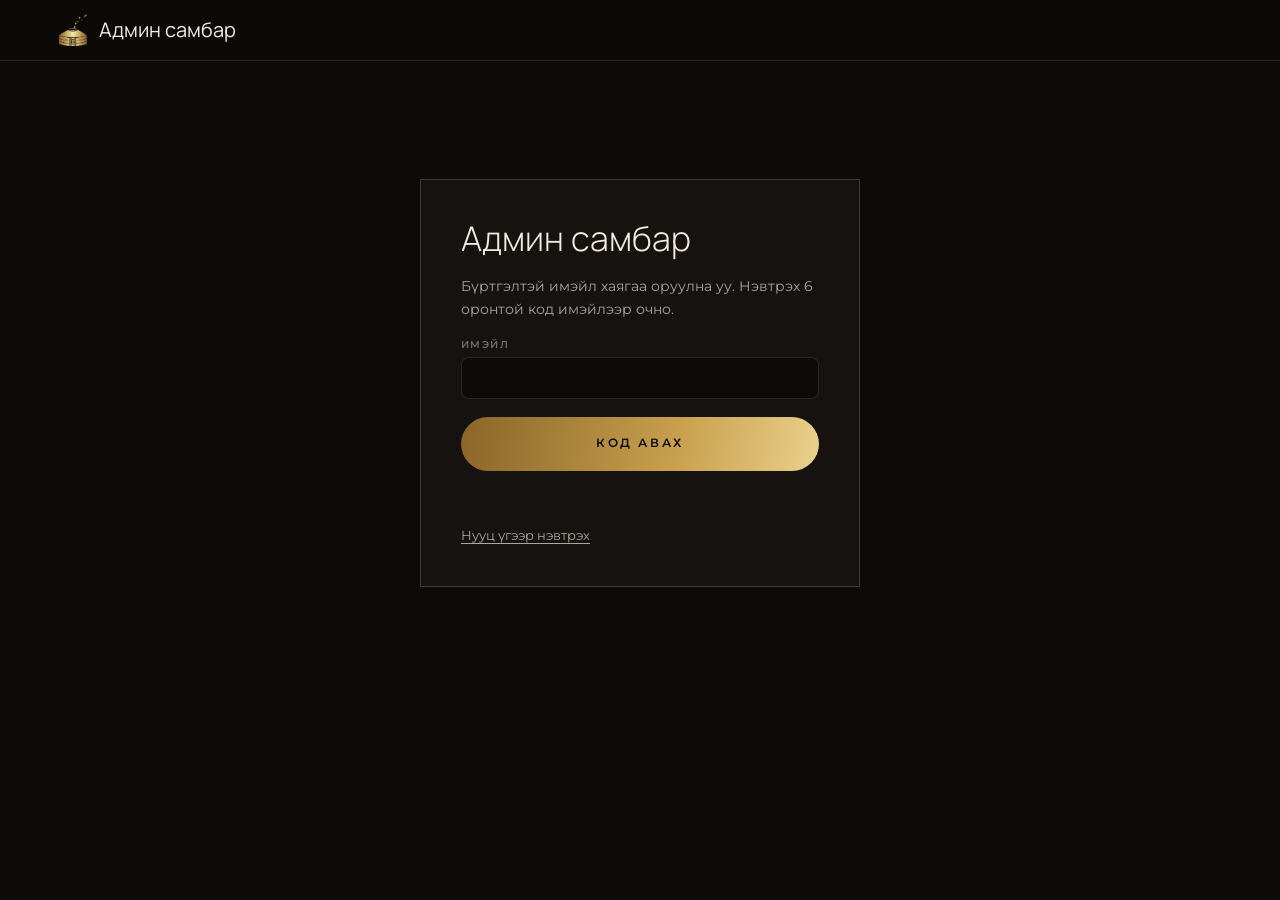
<file: admin.html>
<!doctype html>
<html lang="mn">
<head>
<meta charset="utf-8">
<meta name="viewport" content="width=device-width,initial-scale=1,viewport-fit=cover">
<meta name="robots" content="noindex,nofollow">
<title>Админ самбар · Nomad Gate Tour</title>
<meta name="theme-color" content="#0D0B09">
<link rel="icon" href="assets/favicon.png" type="image/png">
<link rel="stylesheet" href="fonts.css?v=20261127a">
<link rel="stylesheet" href="styles.css?v=20261127a">
<style>
  html,body{background:var(--night);color:var(--ivory)}
  body{min-height:100vh}
  [hidden]{display:none!important}
  .ad-top{display:flex;align-items:center;justify-content:space-between;gap:16px;padding:14px var(--g);border-bottom:1px solid var(--line-2);position:sticky;top:0;z-index:20;background:rgba(13,11,9,.92);-webkit-backdrop-filter:blur(14px);backdrop-filter:blur(14px)}
  .ad-brand{display:flex;align-items:center;gap:12px}.ad-brand img{height:32px;width:auto}
  .ad-brand b{font:400 20px/1 var(--serif)}
  .ad-nav{display:flex;gap:6px}
  .ad-nav button{min-height:38px;padding:0 16px;border-radius:999px;border:1px solid var(--line-2);font:600 10.5px/1 var(--sans);letter-spacing:.14em;text-transform:uppercase;color:var(--muted)}
  .ad-nav button[aria-pressed="true"]{background:var(--ivory);color:var(--night);border-color:var(--ivory)}
  .ad-top-r{display:flex;gap:10px;align-items:center;flex-wrap:wrap;justify-content:flex-end}
  .ad-btn{display:inline-flex;align-items:center;justify-content:center;gap:8px;min-height:40px;padding:0 16px;border-radius:999px;border:1px solid var(--line);font:600 10.5px/1 var(--sans);letter-spacing:.14em;text-transform:uppercase;color:var(--ivory);transition:border-color .3s,color .3s,background .3s;white-space:nowrap}
  .ad-btn:hover{border-color:var(--gold);color:var(--gold-hi)}
  .ad-btn.gold{background:var(--gg);color:var(--night);border:0}
  .ad-btn.sm{min-height:32px;padding:0 12px;font-size:10px}
  .ad-btn.warn{border-color:#E8A27A;color:#E8A27A}
  .ad-btn[disabled]{opacity:.5;cursor:progress}
  .ad-wrap{max-width:1320px;margin:0 auto;padding:28px var(--g) 120px}
  .ad-login{max-width:440px;margin:10vh auto 0;background:var(--felt);border:1px solid var(--line);padding:clamp(24px,5vw,40px);display:grid;gap:18px}
  .ad-login h1{font:300 34px/1.1 var(--serif);margin:0}
  .ad-login p{margin:0;color:var(--muted);font-size:14px;line-height:1.6}
  .ad-link{font-size:13px;color:var(--muted);text-decoration:underline;text-underline-offset:3px;justify-self:start}
  .ad-link:hover{color:var(--gold-hi)}
  .ad-err{color:#E8A27A;font-size:14px;min-height:1.2em;margin:0}
  .ad-ok{color:#9FD49F}
  .ad-mode{display:inline-flex;align-items:center;gap:8px;font:600 10px/1 var(--sans);letter-spacing:.16em;text-transform:uppercase;padding:8px 12px;border-radius:999px;border:1px solid var(--line);color:var(--gold-hi)}
  .ad-who{font-size:12.5px;color:var(--faint)}
  .ad-tiles{display:grid;grid-template-columns:repeat(5,1fr);gap:12px;margin:0 0 24px}
  .ad-tile{background:var(--felt);border:1px solid var(--line-2);padding:16px 18px}
  .ad-tile small{display:block;font:600 10px/1.4 var(--sans);letter-spacing:.16em;text-transform:uppercase;color:var(--faint);margin-bottom:8px}
  .ad-tile b{font:300 28px/1.1 var(--serif);color:var(--ivory);font-variant-numeric:tabular-nums}
  .ad-tile.gold b{color:var(--gold-hi)}
  .ad-bar{display:flex;gap:12px;flex-wrap:wrap;align-items:center;justify-content:space-between;margin:0 0 14px}
  .ad-tabs{display:flex;gap:6px;flex-wrap:wrap}
  .ad-tabs button{min-height:36px;padding:0 14px;border-radius:999px;border:1px solid var(--line-2);font:600 10.5px/1 var(--sans);letter-spacing:.12em;color:var(--muted)}
  .ad-tabs button[aria-pressed="true"]{background:var(--ivory);color:var(--night);border-color:var(--ivory)}
  .ad-tabs button i{font-style:normal;opacity:.6;margin-left:6px}
  .ad-tabs button .dot{display:inline-block;width:7px;height:7px;border-radius:50%;margin-left:6px;background:#E8A27A;vertical-align:1px}
  .ad-tabs button .dot.ok{background:#9FD49F}
  .ad-search{min-height:40px;min-width:240px;background:transparent;border:1px solid var(--line-2);border-radius:999px;padding:0 16px;color:var(--ivory);font:400 14px/1 var(--sans)}
  .ad-search:focus{outline:none;border-color:var(--gold)}
  table.ad{width:100%;border-collapse:collapse;font-size:14px}
  .ad th{text-align:left;font:600 10px/1.3 var(--sans);letter-spacing:.14em;text-transform:uppercase;color:var(--faint);padding:10px 10px;border-bottom:1px solid var(--line)}
  .ad td{padding:14px 10px;border-bottom:1px solid var(--line-2);vertical-align:top;color:var(--muted)}
  .ad td b{color:var(--ivory);font-weight:500}
  .ad td small{display:block;color:var(--faint);font-size:12.5px;margin-top:3px;word-break:break-word}
  .ad td.num{text-align:right;font-variant-numeric:tabular-nums;white-space:nowrap}
  .ad td.num b{color:var(--gold-hi);font-weight:400}
  .st{display:inline-flex;align-items:center;gap:6px;font:600 10px/1 var(--sans);letter-spacing:.12em;text-transform:uppercase;padding:6px 10px;border-radius:999px;white-space:nowrap}
  .st.paid,.st.on{background:rgba(120,190,120,.16);color:#9FD49F}.st.requested{background:rgba(241,220,154,.14);color:var(--gold-hi)}
  .st.pending,.st.off{background:rgba(243,236,223,.08);color:var(--muted)}.st.failed,.st.cancelled{background:rgba(232,162,122,.12);color:#E8A27A}
  .tag{display:inline-block;font:600 9px/1 var(--sans);letter-spacing:.14em;padding:4px 6px;border:1px solid var(--line);border-radius:4px;color:var(--faint);margin-left:6px;vertical-align:middle}
  .acts{display:flex;gap:6px;flex-wrap:wrap}
  .acts button{min-height:32px;padding:0 10px;border-radius:999px;border:1px solid var(--line-2);font:600 10px/1 var(--sans);letter-spacing:.1em;color:var(--muted);white-space:nowrap}
  .acts button:hover{border-color:var(--gold);color:var(--gold-hi)}
  .acts button.confirm{border-color:var(--gold);color:var(--night);background:var(--gold-hi)}
  .acts button:disabled{opacity:.3;cursor:default}
  .ad-empty{padding:48px 0;text-align:center;color:var(--faint)}
  .thumb{width:64px;height:80px;object-fit:cover;display:block;background:var(--felt);border:1px solid var(--line-2)}
  .ad-note{color:var(--faint);font-size:13px;line-height:1.6;margin:0}
  /* editor */
  .ed-head{display:flex;align-items:center;justify-content:space-between;gap:12px;flex-wrap:wrap;margin:0 0 18px}
  .ed-head h2{font:300 clamp(26px,3vw,36px)/1.1 var(--serif);margin:0}
  .ed{display:grid;gap:18px}
  .card{background:var(--felt);border:1px solid var(--line-2);padding:clamp(16px,2.4vw,26px);display:grid;gap:16px}
  .card h3{font:600 11px/1.4 var(--sans);letter-spacing:.2em;text-transform:uppercase;color:var(--gold);margin:0}
  .grid{display:grid;grid-template-columns:repeat(auto-fit,minmax(170px,1fr));gap:14px}
  .fl{display:grid;gap:6px;min-width:0}
  .fl > span{font:600 10px/1.3 var(--sans);letter-spacing:.14em;text-transform:uppercase;color:var(--faint)}
  .fl input,.fl select,.fl textarea{width:100%;min-height:42px;background:var(--night);border:1px solid var(--line-2);border-radius:8px;padding:9px 12px;color:var(--ivory);font:400 15px/1.45 var(--sans)}
  .fl textarea{min-height:84px;resize:vertical}
  .fl input:focus,.fl select:focus,.fl textarea:focus{outline:none;border-color:var(--gold)}
  .fl select option{background:var(--felt)}
  .fl small{color:var(--faint);font-size:12px;line-height:1.5}
  .chk{display:flex;align-items:center;gap:10px;font-size:14px;color:var(--muted);min-height:34px}
  .chk input[type=checkbox]{width:18px;height:18px;accent-color:#C9A55C}
  .chk input[type=number]{width:64px;min-height:32px;background:var(--night);border:1px solid var(--line-2);border-radius:6px;color:var(--ivory);padding:4px 8px}
  .cols2{display:grid;grid-template-columns:1fr 1fr;gap:20px}
  .imgs{display:grid;grid-template-columns:repeat(auto-fit,minmax(220px,1fr));gap:18px}
  .imgbox{display:grid;gap:10px;align-content:start}
  .imgbox .pv{width:100%;aspect-ratio:4/5;object-fit:cover;background:var(--night);border:1px solid var(--line-2)}
  .imgbox .row{display:flex;gap:8px;flex-wrap:wrap;align-items:center}
  .imgbox select{min-height:32px;max-width:100%;background:var(--night);border:1px solid var(--line-2);border-radius:999px;padding:0 12px;color:var(--ivory);font:400 13px/1 var(--sans)}
  .imgbox select option{background:var(--felt)}
  .route{display:flex;flex-wrap:wrap;gap:8px;align-items:center;margin:0;padding:0;list-style:none}
  .route li{display:inline-flex;align-items:center;gap:4px;padding:5px 6px 5px 12px;border:1px solid var(--line);border-radius:999px;font-size:13.5px}
  .route li i{font-style:normal;color:var(--faint);font-size:11px;margin-right:2px}
  .route li button{width:26px;height:26px;border-radius:50%;color:var(--muted);font-size:13px;line-height:1}
  .route li button:hover{color:var(--gold-hi);background:rgba(255,255,255,.05)}
  .mapbox svg{width:100%;height:auto;display:block;background:var(--night);border:1px solid var(--line-2)}
  .newplace{border:1px dashed var(--line);padding:14px;display:grid;gap:12px}
  .tiers{width:100%;border-collapse:collapse}
  .tiers th{text-align:left;font:600 10px/1.3 var(--sans);letter-spacing:.12em;text-transform:uppercase;color:var(--faint);padding:6px 6px}
  .tiers td{padding:4px 6px}
  .tiers input{width:100%;min-height:38px;background:var(--night);border:1px solid var(--line-2);border-radius:8px;padding:6px 10px;color:var(--ivory);font:400 15px/1 var(--sans);font-variant-numeric:tabular-nums}
  .tiers td:last-child{width:44px}
  .day{border-top:1px solid var(--line-2);padding-top:14px;display:grid;gap:10px}
  .day-h{display:flex;align-items:center;justify-content:space-between;gap:8px}
  .day-h b{font:400 18px/1 var(--serif);color:var(--gold-hi)}
  .savebar{position:sticky;bottom:0;z-index:15;display:flex;gap:12px;align-items:center;justify-content:flex-end;flex-wrap:wrap;padding:14px var(--g);margin:0 calc(var(--g) * -1);background:rgba(13,11,9,.94);border-top:1px solid var(--line-2);-webkit-backdrop-filter:blur(12px);backdrop-filter:blur(12px)}
  .savebar .msg{margin-right:auto;font-size:14px;color:var(--muted)}
  .ad-nav{flex-wrap:wrap}
  .nb{display:inline-grid;place-items:center;min-width:18px;height:18px;padding:0 5px;margin-left:6px;border-radius:999px;background:#E8A27A;color:#0D0B09;font-size:10px;letter-spacing:0}
  .acts button.ok{border-color:#9FD49F;color:#9FD49F}
  .thumb-none{display:grid;place-items:center;color:var(--faint)}
  .vbox{display:grid;grid-template-columns:minmax(0,240px) minmax(0,1fr);gap:20px;align-items:start}
  .vpv{aspect-ratio:9/16;background:var(--night);border:1px solid var(--line-2);display:grid;place-items:center;overflow:hidden}
  .vpv video{width:100%;height:100%;object-fit:contain;background:#000}
  .vside{display:grid;gap:12px;align-content:start;justify-items:start}
  .vside select{min-height:36px;max-width:100%;background:var(--night);border:1px solid var(--line-2);border-radius:999px;padding:0 12px;color:var(--ivory);font:400 13px/1 var(--sans)}
  .vside .row{display:flex;gap:10px;align-items:center;flex-wrap:wrap}
  .pthumb{width:54px;height:72px;object-fit:cover;border:1px solid var(--line-2)}
  .prog{width:100%;max-width:360px;height:6px;border-radius:99px;background:var(--line-2);overflow:hidden}.prog i{display:block;height:100%;width:0;background:var(--gg);transition:width .2s}
  .imgbox.one{max-width:320px}
  @media (max-width:640px){ .vbox{grid-template-columns:1fr} .vpv{max-width:220px} }
  @media (max-width:1100px){ .ad-tiles{grid-template-columns:repeat(3,1fr)} }
  @media (max-width:820px){
    .ad-top{flex-wrap:wrap}
    .ad-tiles{grid-template-columns:1fr 1fr} .ad-search{min-width:0;width:100%}
    table.ad thead{display:none} table.ad,.ad tbody,.ad tr,.ad td{display:block;width:100%}
    .ad tr{background:var(--felt);border:1px solid var(--line-2);margin:0 0 12px;padding:6px 14px}
    .ad td{border:0;padding:8px 0;display:flex;justify-content:space-between;gap:16px}
    .ad td::before{content:attr(data-l);font:600 10px/1.4 var(--sans);letter-spacing:.12em;text-transform:uppercase;color:var(--faint);flex:0 0 38%}
    .ad td > div{text-align:right} .ad td.num{text-align:right} .ad td .acts{justify-content:flex-end}
    .ad-brand b{display:none} .cols2{grid-template-columns:1fr}
  }
</style>
</head>
<body>
<header class="ad-top">
  <a class="ad-brand" href="./?lang=mn"><img src="assets/logo-mark.png" alt=""><b>Админ самбар</b></a>
  <nav class="ad-nav" id="nav" hidden aria-label="Хэсэг">
    <button type="button" data-view="bookings" aria-pressed="true">Захиалга</button>
    <button type="button" data-view="tours" aria-pressed="false">Аяллууд</button>
    <button type="button" data-view="stories" aria-pressed="false">Бичлэгүүд</button>
    <button type="button" data-view="reviews" aria-pressed="false">Аялагчид</button>
    <button type="button" data-view="team" aria-pressed="false">Хамт олон</button>
  </nav>
  <div class="ad-top-r" id="topR" hidden>
    <span class="ad-who" id="who"></span>
    <span class="ad-mode" id="mode"></span>
    <button class="ad-btn" type="button" id="refresh">Шинэчлэх</button>
    <button class="ad-btn" type="button" id="csv">CSV татах</button>
    <button class="ad-btn" type="button" id="logout">Гарах</button>
  </div>
</header>

<main class="ad-wrap">
  <!-- login: e-mail code (owners) or passphrase (agency) -->
  <form class="ad-login" id="loginMail" novalidate>
    <h1>Админ самбар</h1>
    <p id="mailIntro">Бүртгэлтэй имэйл хаягаа оруулна уу. Нэвтрэх 6 оронтой код имэйлээр очно.</p>
    <label class="fl" id="emailRow"><span>Имэйл</span><input type="email" id="email" autocomplete="email" inputmode="email" spellcheck="false" required></label>
    <label class="fl" id="codeRow" hidden><span>Имэйлээр ирсэн код</span><input type="text" id="code" inputmode="numeric" autocomplete="one-time-code" maxlength="6" spellcheck="false"></label>
    <button class="btn btn-gold btn-wide" type="submit" id="mailGo"><span>Код авах</span></button>
    <button class="ad-link" type="button" id="otherMail" hidden>Өөр имэйл оруулах</button>
    <p class="ad-err" id="mailErr" aria-live="polite"></p>
    <button class="ad-link" type="button" id="toKey">Нууц үгээр нэвтрэх</button>
  </form>
  <form class="ad-login" id="login" novalidate hidden>
    <h1>Нууц үгээр нэвтрэх</h1>
    <p>Nomad Web Studio-гийн өгсөн нууц үгийг оруулна уу.</p>
    <label class="fl"><span>Нууц үг</span><input type="password" id="key" autocomplete="current-password" required></label>
    <button class="btn btn-gold btn-wide" type="submit" id="go"><span>Нэвтрэх</span></button>
    <p class="ad-err" id="err" aria-live="polite"></p>
    <button class="ad-link" type="button" id="toMail">Имэйлээр нэвтрэх</button>
  </form>

  <!-- bookings -->
  <section id="dash" hidden>
    <div class="ad-tiles" id="tiles"></div>
    <div class="ad-bar">
      <div class="ad-tabs" id="tabs" role="group" aria-label="Шүүлтүүр"></div>
      <input class="ad-search" id="q" type="search" placeholder="Хайх: нэр, имэйл, дугаар" aria-label="Хайх">
    </div>
    <table class="ad">
      <thead><tr><th>Огноо</th><th>Дугаар</th><th>Аялал</th><th>Эхлэх / хүн</th><th>Захиалагч</th><th style="text-align:right">Урьдчилгаа / нийт</th><th>Төлөв</th><th>Үйлдэл</th></tr></thead>
      <tbody id="rows"></tbody>
    </table>
    <p class="ad-empty" id="empty" hidden>Захиалга алга.</p>
  </section>

  <!-- tours list -->
  <section id="toursView" hidden>
    <div class="ad-bar">
      <p class="ad-note">Энд хадгалсан өөрчлөлт сайтын бүх хэсэгт (аяллын жагсаалт, газрын зураг, аяллын цонх, үнэ, захиалга) нэг минутын дотор харагдана.</p>
      <button class="ad-btn gold" type="button" id="newTour">+ Шинэ аялал</button>
    </div>
    <table class="ad">
      <thead><tr><th>Зураг</th><th>Аялал</th><th>Хоног</th><th style="text-align:right">Үнэ (1 хүн)</th><th>Төлөв</th><th>Үйлдэл</th></tr></thead>
      <tbody id="tRows"></tbody>
    </table>
    <p class="ad-err" id="tErr" aria-live="polite"></p>
  </section>

  <!-- stories / travellers / team -->
  <section id="itemsView" hidden>
    <div id="iListBox">
      <div class="ad-bar">
        <div><h2 class="ed-title" id="iTitle" style="font:300 clamp(26px,3vw,36px)/1.1 var(--serif);margin:0 0 8px">Бичлэгүүд</h2><p class="ad-note" id="iNote" style="max-width:80ch"></p></div>
        <button class="ad-btn gold" type="button" id="iNew">+ Нэмэх</button>
      </div>
      <div class="ad-tabs" id="iTabs" role="group" aria-label="Шүүлтүүр" hidden style="margin:0 0 14px"></div>
      <table class="ad">
        <thead><tr><th>Зураг</th><th>Агуулга</th><th>Огноо</th><th>Төлөв</th><th>Үйлдэл</th></tr></thead>
        <tbody id="iRows"></tbody>
      </table>
      <p class="ad-empty" id="iEmpty" hidden></p>
    </div>
    <div id="iEditor" hidden>
      <div class="ed-head"><button class="ad-btn" type="button" id="iBack">← Жагсаалт руу</button><h2 id="iEdTitle">Засах</h2><a class="ad-btn" href="./?lang=mn" target="_blank" rel="noopener">Сайтад харах ↗</a></div>
      <div class="ed" id="iForm"></div>
      <div class="savebar"><span class="msg" id="iMsg" aria-live="polite"></span><label class="chk" id="iPubRow"><input type="checkbox" id="iPub"> <span>Сайтад харагдана</span></label><button class="ad-btn warn" type="button" id="iDel">Устгах</button><button class="ad-btn gold" type="button" id="iSave">Хадгалах</button></div>
    </div>
    <p class="ad-err" id="iErr" aria-live="polite"></p>
  </section>

  <!-- tour editor -->
  <section id="editor" hidden>
    <div class="ed-head">
      <button class="ad-btn" type="button" id="edBack">← Жагсаалт руу</button>
      <h2 id="edTitle">Аялал засах</h2>
      <a class="ad-btn" id="edView" href="./" target="_blank" rel="noopener">Сайтад харах ↗</a>
    </div>
    <div class="ed">
      <div class="card">
        <h3>Үндсэн мэдээлэл</h3>
        <div class="grid">
          <label class="fl"><span>Аяллын код (URL)</span><input id="fId" spellcheck="false" placeholder="khuvsgul-5"><small>Латин жижиг үсэг, тоо, зураас. Сайтын хаяг: #journey-код</small></label>
          <label class="fl"><span>Хоног</span><input id="fDays" type="number" min="1" max="60" inputmode="numeric"></label>
          <label class="fl"><span>Хамгийн их хүн</span><input id="fMax" type="number" min="1" max="50" inputmode="numeric"></label>
          <label class="fl"><span>Ангилал</span><select id="fStyle"></select></label>
          <label class="fl"><span>Улирал</span><select id="fSeason"></select></label>
          <label class="chk" style="align-self:end"><input type="checkbox" id="fActive"> Сайтад харагдана</label>
        </div>
      </div>

      <div class="card">
        <h3>Зураг</h3>
        <p class="ad-note">Босоо (4:5) зураг хамгийн сайн харагдана. Оруулсан зургийг автоматаар жижигрүүлж хурдан ачаалагддаг болгоно.</p>
        <div class="imgs">
          <div class="imgbox" data-slot="img"><b>Үндсэн зураг</b><img class="pv" alt=""><div class="row"><label class="ad-btn sm">Зураг оруулах<input type="file" accept="image/*" hidden></label><select class="builtin" aria-label="Сайтын зураг"></select></div><small class="st-msg ad-note"></small></div>
          <div class="imgbox" data-slot="img2"><b>Хоёр дахь зураг (заавал биш)</b><img class="pv" alt=""><div class="row"><label class="ad-btn sm">Зураг оруулах<input type="file" accept="image/*" hidden></label><select class="builtin" aria-label="Сайтын зураг"></select><button class="ad-btn sm" type="button" data-clear>Хасах</button></div><small class="st-msg ad-note"></small></div>
        </div>
      </div>

      <div class="card">
        <h3>Маршрут</h3>
        <p class="ad-note">Аяллын дарааллаар газруудыг нэмнэ. Эхлэл ба төгсгөл нь ихэвчлэн Улаанбаатар.</p>
        <ol class="route" id="route"></ol>
        <div class="row" style="display:flex;gap:10px;flex-wrap:wrap;align-items:end">
          <label class="fl" style="flex:1 1 260px"><span>Газар нэмэх</span><select id="placeSel"></select></label>
          <button class="ad-btn" type="button" id="placeAdd">Нэмэх</button>
          <button class="ad-btn" type="button" id="placeNewBtn">+ Шинэ газар</button>
        </div>
        <div class="newplace" id="newPlace" hidden>
          <div class="grid">
            <label class="fl"><span>Нэр (монгол)</span><input id="npMn"></label>
            <label class="fl"><span>Name (English)</span><input id="npEn"></label>
            <label class="fl"><span>Координат</span><input id="npCoord" placeholder="50.44, 100.16" spellcheck="false"><small>Google Maps дээр газар дээрээ хулганы баруун товч дараад эхний мөрийн тоог хуулна. <a href="https://www.google.com/maps/@47.5,103,6z" target="_blank" rel="noopener" style="text-decoration:underline">Google Maps нээх</a></small></label>
          </div>
          <div class="row" style="display:flex;gap:10px;flex-wrap:wrap"><button class="ad-btn gold" type="button" id="npSave">Газар хадгалах</button><button class="ad-btn" type="button" id="npCancel">Болих</button><span class="ad-err" id="npErr"></span></div>
        </div>
        <div class="mapbox" id="mapPv"></div>
      </div>

      <div class="card">
        <h3>Үнэ (нэг хүний)</h3>
        <p class="ad-note">Хүний тоо нэмэгдэхэд хямдардаг бол мөр нэмнэ. Жишээ: 1 хүн $100, 2-оос дээш $85, 4-өөс дээш $60. Төгрөгийг ханшаар автоматаар бөглөнө, гараар засаж болно.</p>
        <table class="tiers"><thead><tr><th>Хүний тоо (-аас дээш)</th><th>USD</th><th>MNT (₮)</th><th></th></tr></thead><tbody id="tiers"></tbody></table>
        <div class="grid">
          <button class="ad-btn" type="button" id="tierAdd" style="justify-self:start">+ Мөр нэмэх</button>
          <label class="fl"><span>Ханш (₮ / $)</span><input id="fRate" type="number" min="1000" max="10000" inputmode="numeric"></label>
          <label class="fl"><span>Урьдчилгаа %</span><input id="fDep" type="number" min="0" max="100" inputmode="numeric"></label>
        </div>
        <p class="ad-note" id="pricePv"></p>
      </div>

      <div class="card">
        <h3>Үнэд багтсан / багтаагүй</h3>
        <div class="cols2"><div><b>Багтсан</b><div id="incList"></div></div><div><b>Багтаагүй</b><div id="excList"></div></div></div>
      </div>

      <div class="card">
        <h3>Нэр, тайлбар, өдөр бүрийн хөтөлбөр</h3>
        <p class="ad-note">Хэл бүрээр бичнэ. Хоосон орхисон хэлэнд англи (байхгүй бол монгол) хувилбар харагдана. Ногоон цэг = бүрэн, улбар шар = дутуу.</p>
        <div class="ad-tabs" id="langTabs" role="group" aria-label="Хэл"></div>
        <label class="fl"><span>Аяллын нэр</span><input id="tName" maxlength="120"></label>
        <label class="fl"><span>Товч тайлбар</span><textarea id="tLead" maxlength="700" rows="3"></textarea></label>
        <div id="days"></div>
        <button class="ad-btn" type="button" id="dayAdd" style="justify-self:start">+ Өдөр нэмэх</button>
      </div>
    </div>
    <div class="savebar"><span class="msg" id="edMsg" aria-live="polite"></span><button class="ad-btn warn" type="button" id="edDelete">Устгах</button><button class="ad-btn gold" type="button" id="edSave">Хадгалах</button></div>
  </section>
</main>

<script src="data.js?v=20261127a"></script>
<script src="tours.js?v=20261127a"></script>
<script src="map.js?v=20261127a"></script>
<script>
(function () {
  'use strict';
  var D = window.NGT, MAP = window.NGT_MAP, API = ((D.payments && D.payments.api) || '').replace(/\/$/, '');
  var LANGS = [['mn', 'Монгол'], ['en', 'English'], ['ru', 'Русский'], ['ko', '한국어'], ['ja', '日本語'], ['de', 'Deutsch'], ['es', 'Español']];
  var BUILTIN = [['t_terelj', 'Тэрэлж, Мэлхий хад'], ['t_autumn', 'Намрын ой'], ['t_erdenezuu', 'Эрдэнэ Зуу'], ['t_semigobi', 'Элсэн манхан'], ['t_nomad', 'Нуурын эрэг, гэр'],
                 ['x_ride', 'Морь унах'], ['x_ger', 'Гэрийн дотор'], ['x_stars', 'Одтой тэнгэр'], ['x_tea', 'Сүүтэй цай'], ['s_sunset', 'Нар жаргах']];
  var NIGHTS = { camp: 1, campfam: 1, lake: 1 };
  var $ = function (s) { return document.querySelector(s); };
  var $$ = function (s, r) { return Array.prototype.slice.call((r || document).querySelectorAll(s)); };
  var esc = function (s) { return String(s == null ? '' : s).replace(/[&<>"]/g, function (c) { return { '&': '&amp;', '<': '&lt;', '>': '&gt;', '"': '&quot;' }[c]; }); };
  var store = function (st) { return { get: function (k) { try { return st.getItem(k); } catch (e) { return null; } }, set: function (k, v) { try { v == null ? st.removeItem(k) : st.setItem(k, v); } catch (e) {} } }; };
  var ss, ls; try { ss = store(sessionStorage); ls = store(localStorage); } catch (e) { ss = ls = { get: function () { return null; }, set: function () {} }; }
  var key = ss.get('ngt-admin'), token = ls.get('ngt-admin-token'), data = [], filter = 'all', armed = null, view = 'bookings';
  var ST = { paid: 'Төлсөн', requested: 'Хүсэлт', pending: 'Хүлээгдэж буй', failed: 'Амжилтгүй', cancelled: 'Цуцалсан' };
  var MODE = { test: 'Тест горим', request: 'Төлбөргүй захиалга', live: 'Golomt (жинхэнэ)' };
  var TABS = [['all', 'Бүгд'], ['paid', 'Төлсөн'], ['open', 'Хүсэлт / хүлээгдэж буй'], ['closed', 'Цуцалсан / амжилтгүй']];
  var CMS = { tours: [], places: {}, mediaBase: '' };
  var tourName = function (id) { var t = CMS.tours.filter(function (x) { return x.id === id; })[0] || (D.tours || []).filter(function (x) { return x.id === id; })[0]; var n = t && t.name || {}; return n.mn || n.en || id; };
  var money = function (v, c) { v = Number(v) || 0; return c === 'MNT' ? Math.round(v).toLocaleString('en-US') + ' ₮' : '$' + v.toLocaleString('en-US', { maximumFractionDigits: 2 }); };
  var dt = function (s) { if (!s) return ''; var d = new Date(s); var p = function (n) { return String(n).padStart(2, '0'); }; return d.getFullYear() + '-' + p(d.getMonth() + 1) + '-' + p(d.getDate()) + ' ' + p(d.getHours()) + ':' + p(d.getMinutes()); };
  var imgUrl = function (v) { v = String(v || ''); return /^https?:\/\//.test(v) ? v : (v ? 'img/' + v + '.webp' : ''); };
  var placeName = function (id) { var p = CMS.places[id] || {}; var n = p.names || (D.places || {})[id] || {}; return n.mn || n.en || id; };

  if (!API || /claudeusercontent\.com$/.test(location.hostname)) { $('#mailErr').textContent = 'Энэ самбар зөвхөн жинхэнэ сайт дээр ажиллана.'; $('#mailGo').disabled = true; $('#go').disabled = true; }

  /* ---------------------------------------------------------------- api */
  function call(body) {
    var auth = token ? { token: token } : { key: key };
    return fetch(API + '/admin', { method: 'POST', headers: { 'Content-Type': 'application/json' }, body: JSON.stringify(Object.assign(auth, body)) })
      .then(function (r) { return r.json().catch(function () { return {}; }).then(function (j) { if (r.status === 401) throw new Error('auth'); if (!r.ok) throw new Error(j.error || r.status); return j; }); });
  }
  function signedOut(msg) {
    token = null; key = null; ls.set('ngt-admin-token', null); ss.set('ngt-admin', null);
    ['#dash', '#toursView', '#editor', '#itemsView', '#topR', '#nav'].forEach(function (s) { $(s).hidden = true; }); ITEMS.list = []; ITEMS.loaded = false;
    $('#loginMail').hidden = false; $('#login').hidden = true; resetMail(); if (msg) $('#mailErr').textContent = msg;
  }
  function signedIn(who) {
    $('#loginMail').hidden = true; $('#login').hidden = true; $('#topR').hidden = false; $('#nav').hidden = false;
    $('#who').textContent = who && who !== 'passphrase' ? who : ''; show(view); if (!ITEMS.loaded && view !== 'stories' && view !== 'reviews' && view !== 'team') loadItems();
  }

  /* ---------------------------------------------------------------- login */
  var mailStep = 1;
  function resetMail() { mailStep = 1; $('#codeRow').hidden = true; $('#emailRow').hidden = false; $('#otherMail').hidden = true; $('#mailGo').querySelector('span').textContent = 'Код авах'; $('#code').value = ''; $('#mailIntro').textContent = 'Бүртгэлтэй имэйл хаягаа оруулна уу. Нэвтрэх 6 оронтой код имэйлээр очно.'; }
  $('#loginMail').addEventListener('submit', function (e) {
    e.preventDefault(); var em = $('#email').value.trim(); $('#mailErr').textContent = '';
    if (mailStep === 1) {
      if (!/^[^\s@]+@[^\s@]+\.[^\s@]{2,}$/.test(em)) { $('#mailErr').textContent = 'Имэйл хаягаа зөв оруулна уу.'; return; }
      $('#mailGo').disabled = true;
      fetch(API + '/admin', { method: 'POST', headers: { 'Content-Type': 'application/json' }, body: JSON.stringify({ action: 'login-start', email: em }) })
        .then(function (r) { if (!r.ok) throw new Error(r.status); mailStep = 2; $('#emailRow').hidden = true; $('#codeRow').hidden = false; $('#otherMail').hidden = false;
          $('#mailGo').querySelector('span').textContent = 'Нэвтрэх'; $('#mailIntro').textContent = em + ' хаяг бүртгэлтэй бол код илгээлээ. Spam хавтсаа ч шалгаарай. Код 10 минут хүчинтэй.'; $('#code').focus(); })
        .catch(function () { $('#mailErr').textContent = 'Код илгээж чадсангүй. Хэсэг хүлээгээд дахин оролдоно уу.'; })
        .finally(function () { $('#mailGo').disabled = false; });
    } else {
      var code = $('#code').value.replace(/\D/g, '');
      if (code.length !== 6) { $('#mailErr').textContent = '6 оронтой кодоо оруулна уу.'; return; }
      $('#mailGo').disabled = true;
      fetch(API + '/admin', { method: 'POST', headers: { 'Content-Type': 'application/json' }, body: JSON.stringify({ action: 'login-verify', email: em, code: code }) })
        .then(function (r) { return r.json().then(function (j) { if (!r.ok) throw new Error(j.error || r.status); return j; }); })
        .then(function (j) { token = j.token; key = null; ls.set('ngt-admin-token', token); signedIn(j.email); })
        .catch(function () { $('#mailErr').textContent = 'Код буруу эсвэл хугацаа нь дууссан байна.'; })
        .finally(function () { $('#mailGo').disabled = false; });
    }
  });
  $('#otherMail').addEventListener('click', resetMail);
  $('#toKey').addEventListener('click', function () { $('#loginMail').hidden = true; $('#login').hidden = false; $('#key').focus(); });
  $('#toMail').addEventListener('click', function () { $('#login').hidden = true; $('#loginMail').hidden = false; });
  $('#login').addEventListener('submit', function (e) {
    e.preventDefault(); var v = $('#key').value.trim();
    if (v.length < 12) { $('#err').textContent = 'Нууц үгээ бүтэн оруулна уу.'; return; }
    key = v; token = null; $('#err').textContent = ''; $('#go').disabled = true;
    call({ action: 'whoami' }).then(function () { ss.set('ngt-admin', v); signedIn('passphrase'); })
      .catch(function (er) { key = null; $('#err').textContent = er.message === 'auth' ? 'Нууц үг буруу байна.' : 'Холбогдож чадсангүй.'; })
      .finally(function () { $('#go').disabled = false; });
  });
  $('#logout').addEventListener('click', function () { if (token) call({ action: 'logout' }).catch(function () {}); signedOut(); });

  /* ---------------------------------------------------------------- views */
  function show(v) {
    if (v !== 'tours-edit' && $('#editor').hidden === false && dirty && !confirmLeave()) return;
    if (ITEMS.E && ITEMS.dirty && !confirmLeaveItem()) return;
    var itemView = v === 'stories' || v === 'reviews' || v === 'team';
    view = v === 'tours-edit' ? 'tours' : v;
    $$('#nav button').forEach(function (b) { b.setAttribute('aria-pressed', String(b.getAttribute('data-view') === view)); });
    $('#dash').hidden = v !== 'bookings'; $('#toursView').hidden = v !== 'tours'; $('#editor').hidden = v !== 'tours-edit'; $('#itemsView').hidden = !itemView;
    $('#csv').hidden = v !== 'bookings'; $('#mode').hidden = v !== 'bookings';
    if (itemView) { ITEMS.kind = v === 'stories' ? 'story' : v === 'reviews' ? 'review' : 'team'; ITEMS.E = null; ITEMS.dirty = false; renderItems(); loadItems(); if (!CMS.tours.length) call({ action: 'content-get' }).then(function (c) { CMS = c; }).catch(function () {}); }
    if (v === 'bookings') loadBookings(); else if (v === 'tours') loadTours();
  }
  $('#nav').addEventListener('click', function (e) { var b = e.target.closest('button[data-view]'); if (b) show(b.getAttribute('data-view')); });
  $('#refresh').addEventListener('click', function () { if (view === 'bookings') loadBookings(); else if (view === 'stories' || view === 'reviews' || view === 'team') { if (!ITEMS.E) loadItems(); } else if ($('#editor').hidden) loadTours(); });

  /* ---------------------------------------------------------------- bookings */
  function loadBookings() {
    $('#refresh').disabled = true;
    return call({ action: 'list' }).then(function (j) { data = j.bookings || []; $('#mode').textContent = MODE[j.mode] || j.mode; render(); if (!CMS.tours.length) call({ action: 'content-get' }).then(function (c) { CMS = c; render(); }).catch(function () {}); })
      .catch(function (e) { if (e.message === 'auth') signedOut('Нэвтрэх хугацаа дууссан байна. Дахин нэвтэрнэ үү.'); else $('#tErr').textContent = 'Холбогдож чадсангүй.'; })
      .finally(function () { $('#refresh').disabled = false; });
  }
  function inFilter(b) {
    if (filter === 'paid') return b.status === 'paid';
    if (filter === 'open') return b.status === 'requested' || b.status === 'pending';
    if (filter === 'closed') return b.status === 'cancelled' || b.status === 'failed';
    return true;
  }
  function render() {
    var q = $('#q').value.trim().toLowerCase();
    var paid = data.filter(function (b) { return b.status === 'paid'; });
    var sum = function (c) { return paid.filter(function (b) { return b.currency === c; }).reduce(function (a, b) { return a + Number(b.deposit); }, 0); };
    $('#tiles').innerHTML = [['Нийт захиалга', data.length], ['Төлсөн', paid.length], ['Хүлээгдэж буй', data.filter(function (b) { return b.status === 'requested' || b.status === 'pending'; }).length],
      ['Төлсөн урьдчилгаа · USD', money(sum('USD'), 'USD'), 'gold'], ['Төлсөн урьдчилгаа · MNT', money(sum('MNT'), 'MNT'), 'gold']]
      .map(function (t) { return '<div class="ad-tile ' + (t[2] || '') + '"><small>' + esc(t[0]) + '</small><b>' + esc(t[1]) + '</b></div>'; }).join('');
    $('#tabs').innerHTML = TABS.map(function (t) {
      var n = t[0] === 'all' ? data.length : data.filter(function (b) { var f = filter; filter = t[0]; var r = inFilter(b); filter = f; return r; }).length;
      return '<button type="button" data-f="' + t[0] + '" aria-pressed="' + (filter === t[0]) + '">' + esc(t[1]) + '<i>' + n + '</i></button>';
    }).join('');
    var list = data.filter(inFilter).filter(function (b) { return !q || [b.name, b.email, b.ref, b.phone].join(' ').toLowerCase().indexOf(q) > -1; });
    $('#empty').hidden = list.length > 0;
    $('#rows').innerHTML = list.map(function (b) {
      var acts = '';
      if (b.status !== 'paid') acts += '<button type="button" data-act="paid" data-ref="' + b.ref + '"' + (armed === b.ref + 'paid' ? ' class="confirm"' : '') + '>' + (armed === b.ref + 'paid' ? 'Баталгаажуулах' : 'Төлсөн болгох') + '</button>';
      if (b.status !== 'cancelled') acts += '<button type="button" data-act="cancelled" data-ref="' + b.ref + '"' + (armed === b.ref + 'cancelled' ? ' class="confirm"' : '') + '>' + (armed === b.ref + 'cancelled' ? 'Баталгаажуулах' : 'Цуцлах') + '</button>';
      if (b.status === 'cancelled') acts += '<button type="button" data-act="requested" data-ref="' + b.ref + '">Сэргээх</button>';
      return '<tr>' +
        '<td data-l="Огноо"><div>' + esc(dt(b.created_at)) + '</div></td>' +
        '<td data-l="Дугаар"><div><b>' + esc(b.ref) + '</b>' + (b.mode === 'test' ? '<span class="tag">ТЕСТ</span>' : '') + '</div></td>' +
        '<td data-l="Аялал"><div><b>' + esc(tourName(b.tour_id)) + '</b></div></td>' +
        '<td data-l="Эхлэх / хүн"><div>' + esc(b.start_date || '—') + '<small>' + esc(b.travellers) + ' хүн · ' + esc((b.lang || '').toUpperCase()) + '</small></div></td>' +
        '<td data-l="Захиалагч"><div><b>' + esc(b.name) + '</b><small><a href="mailto:' + esc(b.email) + '">' + esc(b.email) + '</a>' + (b.phone ? ' · ' + esc(b.phone) : '') + '</small>' + (b.note ? '<small>“' + esc(b.note) + '”</small>' : '') + '</div></td>' +
        '<td data-l="Урьдчилгаа / нийт" class="num"><div><b>' + esc(money(b.deposit, b.currency)) + '</b><small>' + esc(money(b.total, b.currency)) + '</small></div></td>' +
        '<td data-l="Төлөв"><div><span class="st ' + esc(b.status) + '">' + esc(ST[b.status] || b.status) + '</span>' + (b.paid_at ? '<small>' + esc(dt(b.paid_at)) + (b.card ? ' · ' + esc(b.card) : '') + '</small>' : '') + '</div></td>' +
        '<td data-l="Үйлдэл"><div class="acts">' + acts + '</div></td></tr>';
    }).join('');
  }
  $('#tabs').addEventListener('click', function (e) { var b = e.target.closest('button[data-f]'); if (b) { filter = b.getAttribute('data-f'); render(); } });
  $('#q').addEventListener('input', render);
  $('#rows').addEventListener('click', function (e) {
    var b = e.target.closest('button[data-act]'); if (!b) return;
    var ref = b.getAttribute('data-ref'), act = b.getAttribute('data-act');
    if (act !== 'requested' && armed !== ref + act) { armed = ref + act; render(); setTimeout(function () { if (armed === ref + act) { armed = null; render(); } }, 4000); return; }
    armed = null; b.disabled = true;
    call({ action: 'update', ref: ref, status: act }).then(loadBookings).catch(function () { $('#tErr').textContent = 'Хадгалж чадсангүй.'; render(); });
  });
  $('#csv').addEventListener('click', function () {
    var cols = ['ref', 'created_at', 'status', 'mode', 'tour_id', 'start_date', 'travellers', 'stay', 'currency', 'deposit', 'total', 'name', 'email', 'phone', 'lang', 'paid_at', 'note'];
    var q = function (v) { v = v == null ? '' : String(v); return /[",\n]/.test(v) ? '"' + v.replace(/"/g, '""') + '"' : v; };
    var csv = '﻿' + cols.join(',') + '\n' + data.map(function (b) { return cols.map(function (c) { return q(b[c]); }).join(','); }).join('\n');
    var a = document.createElement('a'); a.href = URL.createObjectURL(new Blob([csv], { type: 'text/csv;charset=utf-8' }));
    a.download = 'nomadgate-bookings-' + new Date().toISOString().slice(0, 10) + '.csv'; document.body.appendChild(a); a.click(); a.remove();
  });

  /* ---------------------------------------------------------------- tours list */
  var tArmed = null;
  function loadTours() {
    $('#refresh').disabled = true; $('#tErr').textContent = '';
    return call({ action: 'content-get' }).then(function (c) { CMS = c; renderTours(); })
      .catch(function (e) { if (e.message === 'auth') signedOut('Нэвтрэх хугацаа дууссан байна. Дахин нэвтэрнэ үү.'); else $('#tErr').textContent = 'Аяллуудыг ачаалж чадсангүй.'; })
      .finally(function () { $('#refresh').disabled = false; });
  }
  function renderTours() {
    var n = CMS.tours.length;
    $('#tRows').innerHTML = CMS.tours.map(function (t, i) {
      var p = t.price || {}, first = (p.tiers || [])[0] || [1, p.usd, p.mnt], nm = t.name || {};
      return '<tr><td data-l="Зураг"><div><img class="thumb" src="' + esc(imgUrl(t.img)) + '" alt=""></div></td>' +
        '<td data-l="Аялал"><div><b>' + esc(nm.mn || nm.en || ('Нэргүй аялал (' + t.id + ')')) + '</b><small>' + esc(nm.en || '') + ' · #' + esc(t.id) + '</small></div></td>' +
        '<td data-l="Хоног"><div>' + esc(t.days) + '<small>' + esc((t.route || []).length) + ' газар</small></div></td>' +
        '<td data-l="Үнэ" class="num"><div><b>' + esc(money(first[1], 'USD')) + '</b><small>' + esc(money(first[2], 'MNT')) + ((p.tiers || []).length > 1 ? ' · бүлгийн хямдралтай' : '') + '</small></div></td>' +
        '<td data-l="Төлөв"><div><span class="st ' + (t.active ? 'on' : 'off') + '">' + (t.active ? 'Харагдана' : 'Нуусан') + '</span></div></td>' +
        '<td data-l="Үйлдэл"><div class="acts"><button type="button" data-t="up" data-id="' + esc(t.id) + '"' + (i === 0 ? ' disabled' : '') + ' aria-label="Дээш">↑</button><button type="button" data-t="down" data-id="' + esc(t.id) + '"' + (i === n - 1 ? ' disabled' : '') + ' aria-label="Доош">↓</button>' +
        '<button type="button" data-t="edit" data-id="' + esc(t.id) + '">Засах</button><button type="button" data-t="toggle" data-id="' + esc(t.id) + '">' + (t.active ? 'Нуух' : 'Харуулах') + '</button>' +
        '<button type="button" data-t="copy" data-id="' + esc(t.id) + '">Хуулбарлах</button>' +
        '<button type="button" data-t="del" data-id="' + esc(t.id) + '"' + (tArmed === t.id ? ' class="confirm"' : '') + '>' + (tArmed === t.id ? 'Устгахыг баталгаажуулах' : 'Устгах') + '</button></div></div></td></tr>';
    }).join('');
  }
  function tourPayload(t) { // list item -> tour-save body
    var p = t.price || {};
    return { id: t.id, days: t.days, maxPax: t.maxPax, depositPct: p.depositPct, active: t.active, sort: t.sort, styleKey: t.styleKey, seasonKey: t.seasonKey,
      style: t.style, season: t.season, img: t.img, img2: t.img2 || '', route: t.route, name: t.name, lead: t.lead, plan: t.plan, inc: t.inc, exc: t.exc,
      tiers: (p.tiers || []).map(function (x) { return { min: x[0], usd: x[1], mnt: x[2] }; }) };
  }
  $('#tRows').addEventListener('click', function (e) {
    var b = e.target.closest('button[data-t]'); if (!b) return;
    var id = b.getAttribute('data-id'), a = b.getAttribute('data-t'), i = CMS.tours.findIndex(function (t) { return t.id === id; }), t = CMS.tours[i];
    if (a === 'edit') return openEditor(t, false);
    if (a === 'copy') { var c = JSON.parse(JSON.stringify(t)); c.id = t.id + '-2'; c.active = false; c.sort = 1000; return openEditor(c, true); }
    if (a === 'up' || a === 'down') {
      var j = a === 'up' ? i - 1 : i + 1; if (j < 0 || j >= CMS.tours.length) return;
      CMS.tours.splice(j, 0, CMS.tours.splice(i, 1)[0]); renderTours();
      return call({ action: 'tour-order', ids: CMS.tours.map(function (x) { return x.id; }) }).catch(function () { $('#tErr').textContent = 'Дарааллыг хадгалж чадсангүй.'; loadTours(); });
    }
    if (a === 'del') {
      if (tArmed !== id) { tArmed = id; renderTours(); setTimeout(function () { if (tArmed === id) { tArmed = null; renderTours(); } }, 4000); return; }
      tArmed = null; b.disabled = true;
      var nm = tourName(id);
      return call({ action: 'tour-delete', id: id }).then(function (j) { return loadTours().then(function () { $('#tErr').textContent = j.result === 'hidden' ? '"' + nm + '" аялалд захиалга байгаа тул устгахгүйгээр нууллаа.' : '"' + nm + '" аялал устлаа.'; }); })
        .catch(function () { $('#tErr').textContent = 'Устгаж чадсангүй.'; renderTours(); });
    }
    if (a === 'toggle') { var body = tourPayload(t); body.active = !t.active; b.disabled = true; return call({ action: 'tour-save', tour: body }).then(loadTours).catch(function () { $('#tErr').textContent = 'Хадгалж чадсангүй.'; b.disabled = false; }); }
  });
  $('#newTour').addEventListener('click', function () {
    openEditor({ id: '', days: 1, maxPax: 12, active: false, styleKey: 'classic', seasonKey: 'all', img: 't_terelj', img2: '', route: ['ub'], name: {}, lead: {}, plan: [{}], inc: ['hotel', 'guide', 'driver'], exc: ['insurance', 'personal'],
      price: { tiers: [[1, 100, 360000]], depositPct: 20 } }, true);
  });

  /* ---------------------------------------------------------------- editor */
  var E = null, isNew = false, dirty = false, lang = 'mn', leaveArmed = false;
  function confirmLeave() {
    if (leaveArmed) { leaveArmed = false; dirty = false; return true; }
    leaveArmed = true; $('#edMsg').textContent = 'Хадгалаагүй өөрчлөлт байна. Хадгалахгүйгээр гарах бол дахин дарна уу.';
    setTimeout(function () { leaveArmed = false; }, 5000); return false;
  }
  function openEditor(t, nu) {
    E = JSON.parse(JSON.stringify(t)); isNew = nu; dirty = false; lang = 'mn';
    E.name = E.name || {}; E.lead = E.lead || {}; E.plan = (E.plan && E.plan.length ? E.plan : [{}]); E.inc = E.inc || []; E.exc = E.exc || [];
    E.tiers = ((E.price && E.price.tiers) || [[1, 100, 360000]]).map(function (x) { return { min: x[0], usd: x[1], mnt: x[2] }; });
    E.depositPct = (E.price && E.price.depositPct != null) ? E.price.depositPct : 20;
    var match = function (set, cur) { return Object.keys(set).filter(function (k) { return cur && set[k].en === cur.en; })[0]; };
    E.styleKey = D.presets.style[E.styleKey] ? E.styleKey : match(D.presets.style, E.style) || 'classic';
    E.seasonKey = D.presets.season[E.seasonKey] ? E.seasonKey : match(D.presets.season, E.season) || 'all';
    $('#edTitle').textContent = nu ? 'Шинэ аялал' : (E.name.mn || E.name.en || E.id);
    $('#fId').value = E.id; $('#fId').disabled = !nu; $('#fDays').value = E.days; $('#fMax').value = E.maxPax; $('#fActive').checked = E.active !== false;
    $('#fStyle').innerHTML = Object.keys(D.presets.style).map(function (k) { return '<option value="' + k + '">' + esc(D.presets.style[k].mn) + '</option>'; }).join('');
    $('#fSeason').innerHTML = Object.keys(D.presets.season).map(function (k) { return '<option value="' + k + '">' + esc(D.presets.season[k].mn) + '</option>'; }).join('');
    $('#fStyle').value = D.presets.style[E.styleKey] ? E.styleKey : 'classic'; $('#fSeason').value = D.presets.season[E.seasonKey] ? E.seasonKey : 'all';
    $('#fRate').value = D.presets.rate || 3600; $('#fDep').value = E.depositPct;
    $('#edView').href = './?lang=mn#journey-' + encodeURIComponent(E.id || ''); $('#edView').hidden = nu; $('#edDelete').hidden = nu;
    $('#edMsg').textContent = ''; $('#npErr').textContent = ''; $('#newPlace').hidden = true;
    renderImgs(); renderRoute(); renderTiers(); renderIncl(); renderLang();
    show('tours-edit'); window.scrollTo(0, 0);
  }
  var mark = function () { dirty = true; leaveArmed = false; };
  $('#editor').addEventListener('input', function (e) { if (!e.target.closest('#langTabs')) mark(); });
  $('#edBack').addEventListener('click', function () { if (dirty && !confirmLeave()) return; dirty = false; show('tours'); });
  $('#fId').addEventListener('input', function () { this.value = this.value.toLowerCase().replace(/[^a-z0-9-]/g, '-').replace(/-+/g, '-'); });
  $('#fDays').addEventListener('change', renderIncl);

  /* images */
  function renderImgs() {
    $$('.imgbox').forEach(function (box) {
      var slot = box.getAttribute('data-slot'), v = E[slot] || '';
      var pv = box.querySelector('.pv'); pv.style.visibility = v ? '' : 'hidden'; if (v) pv.src = imgUrl(v);
      var sel = box.querySelector('.builtin');
      sel.innerHTML = '<option value="">Сайтын зургаас сонгох…</option>' + BUILTIN.map(function (b) { return '<option value="' + b[0] + '"' + (b[0] === v ? ' selected' : '') + '>' + esc(b[1]) + '</option>'; }).join('');
    });
  }
  function toImage(file) { // resize to max 1600 px; WebP where the browser can, otherwise JPEG
    return new Promise(function (res, rej) {
      var img = new Image(), url = URL.createObjectURL(file);
      img.onload = function () {
        var sc = Math.min(1, 1600 / Math.max(img.naturalWidth, img.naturalHeight)), c = document.createElement('canvas');
        c.width = Math.round(img.naturalWidth * sc); c.height = Math.round(img.naturalHeight * sc); c.getContext('2d').drawImage(img, 0, 0, c.width, c.height); URL.revokeObjectURL(url);
        c.toBlob(function (b) { if (b && b.type === 'image/webp') return res(b); c.toBlob(function (j) { j ? res(j) : rej(new Error('encode')); }, 'image/jpeg', 0.85); }, 'image/webp', 0.82);
      };
      img.onerror = function () { URL.revokeObjectURL(url); rej(new Error('read')); };
      img.src = url;
    });
  }
  $$('.imgbox').forEach(function (box) {
    var slot = box.getAttribute('data-slot'), msg = box.querySelector('.st-msg');
    box.querySelector('input[type=file]').addEventListener('change', function () {
      var f = this.files && this.files[0]; this.value = ''; if (!f) return;
      if (!/^image\//.test(f.type)) { msg.textContent = 'Зөвхөн зураг оруулна.'; return; }
      msg.textContent = 'Зургийг бэлдэж байна…';
      toImage(f).then(function (b) {
        msg.textContent = 'Хуулж байна… (' + Math.round(b.size / 1024) + ' KB)';
        return new Promise(function (res) { var r = new FileReader(); r.onload = function () { res([String(r.result).split(',')[1], b.type]); }; r.readAsDataURL(b); });
      }).then(function (x) { return call({ action: 'image-upload', data: x[0], type: x[1] }); })
        .then(function (j) { E[slot] = j.url; mark(); renderImgs(); msg.textContent = 'Зураг орлоо. Хадгалах товчийг дарахаа мартуузай.'; })
        .catch(function (e) { msg.textContent = e.message === 'auth' ? 'Нэвтрэх хугацаа дууссан.' : 'Зураг оруулж чадсангүй. Өөр зураг туршаад үзээрэй.'; });
    });
    box.querySelector('.builtin').addEventListener('change', function () { if (this.value) { E[slot] = this.value; mark(); renderImgs(); msg.textContent = ''; } });
    var clr = box.querySelector('[data-clear]'); if (clr) clr.addEventListener('click', function () { E[slot] = ''; mark(); renderImgs(); });
  });

  /* route + places */
  function placeList() {
    var ids = Object.keys(CMS.places);
    return ids.sort(function (a, b) { return placeName(a).localeCompare(placeName(b), 'mn'); });
  }
  function renderRoute() {
    $('#route').innerHTML = E.route.map(function (p, i) {
      return '<li><i>' + (i + 1) + '</i>' + esc(placeName(p)) + '<button type="button" data-r="up" data-i="' + i + '" aria-label="Өмнө">←</button><button type="button" data-r="down" data-i="' + i + '" aria-label="Дараа">→</button><button type="button" data-r="del" data-i="' + i + '" aria-label="Хасах">×</button></li>';
    }).join('');
    $('#placeSel').innerHTML = placeList().map(function (id) { return '<option value="' + esc(id) + '">' + esc(placeName(id)) + '</option>'; }).join('');
    renderMapPv();
  }
  $('#route').addEventListener('click', function (e) {
    var b = e.target.closest('button[data-r]'); if (!b) return;
    var i = +b.getAttribute('data-i'), a = b.getAttribute('data-r');
    if (a === 'del') E.route.splice(i, 1);
    else { var j = a === 'up' ? i - 1 : i + 1; if (j < 0 || j >= E.route.length) return; E.route.splice(j, 0, E.route.splice(i, 1)[0]); }
    mark(); renderRoute();
  });
  $('#placeAdd').addEventListener('click', function () { var v = $('#placeSel').value; if (v) { E.route.push(v); mark(); renderRoute(); } });
  $('#placeNewBtn').addEventListener('click', function () { $('#newPlace').hidden = false; $('#npMn').focus(); });
  $('#npCancel').addEventListener('click', function () { $('#newPlace').hidden = true; });
  $('#npSave').addEventListener('click', function () {
    var mn = $('#npMn').value.trim(), en = $('#npEn').value.trim(), m = $('#npCoord').value.match(/(-?\d+(?:\.\d+)?)\s*[,;\s]\s*(-?\d+(?:\.\d+)?)/);
    $('#npErr').textContent = '';
    if (!mn && !en) { $('#npErr').textContent = 'Нэрээ бичнэ үү.'; return; }
    if (!m) { $('#npErr').textContent = 'Координатаа "50.44, 100.16" хэлбэрээр оруулна уу.'; return; }
    var lat = +m[1], lon = +m[2];
    if (!(lat >= 41 && lat <= 52.5 && lon >= 87 && lon <= 120.5)) { $('#npErr').textContent = 'Энэ цэг Монголоос гадна байна. Өргөрөг, уртрагаа шалгана уу.'; return; }
    var id = (en || mn).toLowerCase().normalize('NFKD').replace(/[^a-z0-9]+/g, '-').replace(/^-|-$/g, '') || ('p-' + Date.now().toString(36));
    if (CMS.places[id]) id += '-' + Date.now().toString(36).slice(-3);
    $('#npSave').disabled = true;
    call({ action: 'place-save', place: { id: id, names: { mn: mn, en: en || mn }, lat: lat, lon: lon } }).then(function (j) {
      CMS.places[j.place.id] = { names: j.place.names, pin: j.place.pin, lat: lat, lon: lon }; E.route.push(j.place.id); mark();
      $('#npMn').value = ''; $('#npEn').value = ''; $('#npCoord').value = ''; $('#newPlace').hidden = true; renderRoute();
    }).catch(function () { $('#npErr').textContent = 'Газрыг хадгалж чадсангүй.'; }).finally(function () { $('#npSave').disabled = false; });
  });
  function renderMapPv() {
    var pts = E.route.map(function (p) { return (CMS.places[p] || {}).pin || (MAP.pins || {})[p]; }).filter(Boolean);
    var line = pts.map(function (q) { return q[0] + ',' + q[1]; }).join(' ');
    var dots = E.route.map(function (p, i) { var q = (CMS.places[p] || {}).pin || (MAP.pins || {})[p]; if (!q) return '';
      return '<circle cx="' + q[0] + '" cy="' + q[1] + '" r="6" fill="#F1DC9A"/><text x="' + (q[0] + 10) + '" y="' + (q[1] - 8) + '" fill="#F3ECDF" font-size="16" font-family="sans-serif">' + (i + 1) + '. ' + esc(placeName(p)) + '</text>'; }).join('');
    $('#mapPv').innerHTML = '<svg viewBox="0 0 1200 620" role="img" aria-label="Маршрутын зураг"><path d="' + MAP.d + '" fill="rgba(201,165,92,.06)" stroke="#C9A55C" stroke-width="1.5"/>' +
      '<polyline points="' + line + '" fill="none" stroke="#C9A55C" stroke-width="3" stroke-linejoin="round"/>' + dots + '</svg>';
  }

  /* prices */
  function rate() { return Math.max(1000, +$('#fRate').value || 3600); }
  function renderTiers() {
    $('#tiers').innerHTML = E.tiers.map(function (t, i) {
      return '<tr><td><input type="number" min="1" max="50" data-k="min" data-i="' + i + '" value="' + esc(t.min) + '"' + (i === 0 ? ' readonly title="Эхний мөр 1 хүнээс эхэлнэ"' : '') + ' inputmode="numeric"></td>' +
        '<td><input type="number" min="0" step="1" data-k="usd" data-i="' + i + '" value="' + esc(t.usd) + '" inputmode="decimal"></td>' +
        '<td><input type="number" min="0" step="5000" data-k="mnt" data-i="' + i + '" value="' + esc(t.mnt) + '" inputmode="numeric"></td>' +
        '<td>' + (i ? '<button class="ad-btn sm" type="button" data-del="' + i + '" aria-label="Мөр хасах">×</button>' : '') + '</td></tr>';
    }).join('');
    pricePv();
  }
  $('#tiers').addEventListener('input', function (e) {
    var el = e.target, i = +el.getAttribute('data-i'), k = el.getAttribute('data-k'); if (!k) return;
    E.tiers[i][k] = el.value === '' ? '' : +el.value;
    if (k === 'usd') { E.tiers[i].mnt = Math.round((+el.value || 0) * rate() / 5000) * 5000; var m = $('#tiers input[data-k="mnt"][data-i="' + i + '"]'); if (m) m.value = E.tiers[i].mnt; }
    pricePv();
  });
  $('#tiers').addEventListener('click', function (e) { var b = e.target.closest('[data-del]'); if (b) { E.tiers.splice(+b.getAttribute('data-del'), 1); mark(); renderTiers(); } });
  $('#tierAdd').addEventListener('click', function () { var last = E.tiers[E.tiers.length - 1]; E.tiers.push({ min: (+last.min || 1) + 1, usd: last.usd, mnt: last.mnt }); mark(); renderTiers(); });
  $('#fDep').addEventListener('input', pricePv);
  function pricePv() {
    var dep = +$('#fDep').value || 0, ex = [1, 2, 4].map(function (n) {
      var per = null; E.tiers.forEach(function (t) { if (n >= +t.min) per = +t.usd; }); if (per == null) return '';
      return n + ' хүн: нэг хүнд ' + money(per, 'USD') + ', нийт ' + money(per * n, 'USD') + ', урьдчилгаа ' + money(Math.round(per * n * dep) / 100, 'USD');
    }).filter(Boolean);
    $('#pricePv').textContent = ex.join(' · ');
  }

  /* inclusions */
  function renderIncl() {
    var codes = Object.keys(D.incl || {}), nights = Math.max(0, (+$('#fDays').value || 1) - 1);
    var row = function (list, code) {
      var cur = list.filter(function (c) { return c.split(':')[0] === code; })[0], on = !!cur, n = cur && cur.split(':')[1] ? +cur.split(':')[1] : nights;
      var lbl = D.incl[code].mn; if (lbl && typeof lbl === 'object') lbl = lbl.other || ''; lbl = String(lbl).replace('{n}', '…');
      return '<label class="chk"><input type="checkbox" data-code="' + code + '"' + (on ? ' checked' : '') + '>' + esc(lbl) + (NIGHTS[code] ? ' <input type="number" min="1" max="59" data-n="' + code + '" value="' + (n || 1) + '" aria-label="Хоног">' : '') + '</label>';
    };
    $('#incList').innerHTML = codes.map(function (c) { return row(E.inc, c); }).join('');
    $('#excList').innerHTML = codes.filter(function (c) { return !NIGHTS[c]; }).map(function (c) { return row(E.exc, c); }).join('');
  }
  function readIncl(box) {
    return $$('input[data-code]', box).filter(function (c) { return c.checked; }).map(function (c) {
      var code = c.getAttribute('data-code'), n = box.querySelector('input[data-n="' + code + '"]'); return NIGHTS[code] ? code + ':' + Math.max(1, +(n && n.value) || 1) : code;
    });
  }

  /* texts in 7 languages */
  function filled(l) { return !!((E.name[l] || '').trim() && E.plan.every(function (d) { return d[l] && (d[l][0] || '').trim(); })); }
  function renderLang() {
    $('#langTabs').innerHTML = LANGS.map(function (x) { return '<button type="button" data-l="' + x[0] + '" aria-pressed="' + (x[0] === lang) + '">' + esc(x[1]) + '<span class="dot' + (filled(x[0]) ? ' ok' : '') + '"></span></button>'; }).join('');
    $('#tName').value = E.name[lang] || ''; $('#tLead').value = E.lead[lang] || '';
    $('#days').innerHTML = E.plan.map(function (d, i) {
      var v = d[lang] || ['', ''];
      return '<div class="day"><div class="day-h"><b>' + (i + 1) + '-р ' + ((+$('#fDays').value || 1) > 1 ? 'өдөр' : 'хэсэг') + '</b><div class="acts">' +
        '<button type="button" data-d="up" data-i="' + i + '"' + (i === 0 ? ' disabled' : '') + ' aria-label="Дээш">↑</button><button type="button" data-d="down" data-i="' + i + '"' + (i === E.plan.length - 1 ? ' disabled' : '') + ' aria-label="Доош">↓</button>' +
        '<button type="button" data-d="del" data-i="' + i + '"' + (E.plan.length < 2 ? ' disabled' : '') + '>Хасах</button></div></div>' +
        '<label class="fl"><span>Гарчиг</span><input data-day="0" data-i="' + i + '" maxlength="140" value="' + esc(v[0]) + '"></label>' +
        '<label class="fl"><span>Тайлбар</span><textarea data-day="1" data-i="' + i + '" maxlength="2000" rows="3">' + esc(v[1]) + '</textarea></label></div>';
    }).join('');
  }
  $('#langTabs').addEventListener('click', function (e) { var b = e.target.closest('button[data-l]'); if (b) { lang = b.getAttribute('data-l'); renderLang(); } });
  $('#tName').addEventListener('input', function () { E.name[lang] = this.value; if (isNew && lang !== 'mn' && !$('#fId').dataset.touched) autoId(); });
  $('#tLead').addEventListener('input', function () { E.lead[lang] = this.value; });
  $('#fId').addEventListener('keydown', function () { this.dataset.touched = '1'; });
  function autoId() { var s = (E.name.en || '').toLowerCase().replace(/[^a-z0-9]+/g, '-').replace(/^-|-$/g, '').slice(0, 36); if (s) $('#fId').value = s; }
  $('#days').addEventListener('input', function (e) {
    var el = e.target, i = el.getAttribute('data-i'), k = el.getAttribute('data-day'); if (i == null || k == null) return;
    var d = E.plan[+i]; d[lang] = d[lang] || ['', '']; d[lang][+k] = el.value;
  });
  $('#days').addEventListener('click', function (e) {
    var b = e.target.closest('button[data-d]'); if (!b) return;
    var i = +b.getAttribute('data-i'), a = b.getAttribute('data-d');
    if (a === 'del') E.plan.splice(i, 1); else { var j = a === 'up' ? i - 1 : i + 1; E.plan.splice(j, 0, E.plan.splice(i, 1)[0]); }
    mark(); renderLang();
  });
  $('#dayAdd').addEventListener('click', function () { E.plan.push({}); mark(); renderLang(); var t = $$('#days input[data-day="0"]').pop(); if (t) t.focus(); });

  /* save / delete */
  function clean(o) { var r = {}; Object.keys(o || {}).forEach(function (k) { var v = String(o[k] || '').trim(); if (v) r[k] = v; }); return r; }
  $('#edSave').addEventListener('click', function () {
    var msg = $('#edMsg'), id = $('#fId').value.trim().replace(/^-|-$/g, ''); msg.textContent = ''; msg.classList.remove('ad-ok');
    var name = clean(E.name);
    var err = !/^[a-z0-9]+(-[a-z0-9]+)*$/.test(id) || id.length < 2 ? 'Аяллын кодыг латин жижиг үсгээр бичнэ үү (жишээ: khuvsgul-5).'
      : !name.mn && !name.en ? 'Аяллын нэрийг монгол эсвэл англиар бичнэ үү.'
      : E.route.length < 2 ? 'Маршрутад дор хаяж 2 газар оруулна уу.'
      : !E.img ? 'Үндсэн зургаа сонгоно уу.'
      : E.tiers.some(function (t, i) { return !(+t.min >= 1) || (i && +t.min <= +E.tiers[i - 1].min) || !(+t.usd >= 0) || t.usd === '' || !(+t.mnt >= 0) || t.mnt === ''; }) ? 'Үнийн хүснэгтээ шалгана уу: хүний тоо өсөх дарааллаар, үнэ хоосон биш.'
      : '';
    if (err) { msg.textContent = err; return; }
    var st = $('#fStyle').value, se = $('#fSeason').value;
    var plan = E.plan.map(function (d) { var o = {}; Object.keys(d).forEach(function (l) { var a = (d[l] || ['', '']).map(function (s) { return String(s || '').trim(); }); if (a[0] || a[1]) o[l] = a; }); return o; }).filter(function (o) { return Object.keys(o).length; });
    var body = { id: id, isNew: isNew, days: +$('#fDays').value, maxPax: +$('#fMax').value, depositPct: +$('#fDep').value, active: $('#fActive').checked, sort: E.sort,
      styleKey: st, seasonKey: se, style: D.presets.style[st], season: D.presets.season[se], img: E.img, img2: E.img2 || '', route: E.route,
      name: name, lead: clean(E.lead), plan: plan, inc: readIncl($('#incList')), exc: readIncl($('#excList')),
      tiers: E.tiers.map(function (t) { return { min: +t.min, usd: +t.usd, mnt: Math.round(+t.mnt) }; }) };
    $('#edSave').disabled = true; msg.textContent = 'Хадгалж байна…';
    call({ action: 'tour-save', tour: body }).then(function () {
      dirty = false; isNew = false; E.id = id; $('#fId').disabled = true; $('#edDelete').hidden = false; $('#edView').hidden = false; $('#edView').href = './?lang=mn#journey-' + encodeURIComponent(id);
      $('#edTitle').textContent = name.mn || name.en; msg.textContent = 'Хадгаллаа. Сайтад нэг минутын дотор харагдана.'; msg.classList.add('ad-ok'); renderLang();
      call({ action: 'content-get' }).then(function (c) { CMS = c; }).catch(function () {});
    }).catch(function (e) {
      var M = { id: 'Аяллын код буруу байна.', exists: 'Ийм кодтой аялал аль хэдийн байна. Өөр код сонгоно уу.', route: 'Маршрутаа шалгана уу.', image: 'Зургаа шалгана уу.', prices: 'Үнийн хүснэгтээ шалгана уу.', name: 'Аяллын нэрээ бичнэ үү.', days: 'Хоногийн тоог шалгана уу.', maxPax: 'Хүний тоог шалгана уу.', auth: 'Нэвтрэх хугацаа дууссан. Дахин нэвтэрнэ үү.' };
      msg.textContent = M[e.message] || 'Хадгалж чадсангүй. Дахин оролдоно уу.';
    }).finally(function () { $('#edSave').disabled = false; });
  });
  var delArmed = false;
  $('#edDelete').addEventListener('click', function () {
    var b = this;
    if (!delArmed) { delArmed = true; b.textContent = 'Устгахыг баталгаажуулах'; setTimeout(function () { delArmed = false; b.textContent = 'Устгах'; }, 4000); return; }
    delArmed = false; b.textContent = 'Устгах'; b.disabled = true;
    call({ action: 'tour-delete', id: E.id }).then(function (j) {
      dirty = false; $('#tErr').textContent = j.result === 'hidden' ? 'Энэ аялалд захиалга байгаа тул устгахгүйгээр нуулаа.' : 'Аялал устлаа.'; show('tours');
    }).catch(function () { $('#edMsg').textContent = 'Устгаж чадсангүй.'; }).finally(function () { b.disabled = false; });
  });
  window.addEventListener('beforeunload', function (e) { if (dirty && !$('#editor').hidden) { e.preventDefault(); e.returnValue = ''; } });

  /* ---------------------------------------------------------------- stories, travellers (reviews), team */
  var ITEMS = { list: [], loaded: false, kind: 'story', rf: 'pending', E: null, lang: 'mn', dirty: false };
  var KIND = {
    story: { title: 'Бичлэгүүд', one: 'бичлэг', add: '+ Шинэ бичлэг', note: 'Сайтын "Замын дурсамж" хэсэг. Бичлэг дээр газрын нэр харагдаж, дарахад бичлэг томоор гарч доор нь дурсамж/тайлбар харагдана.' },
    review: { title: 'Аялагчид', one: 'сэтгэгдэл', add: '+ Зураг / сэтгэгдэл нэмэх', note: 'Сайтын "Манай аялагчид" хэсэг. Нэр, улс, үнэлгээ бөглөсөн зураг дээр од болон нэр харагдана. Сайтаас ирсэн сэтгэгдэл "Хүлээгдэж буй" хэсэгт орж, та баталгаажуулсны дараа сайтад гарна.' },
    team: { title: 'Хамт олон', one: 'хүн', add: '+ Хүн нэмэх', note: 'Сайтын "Манай хамт олон" хэсэг. Нэг ч хүн нэмээгүй үед энэ хэсэг сайтад харагдахгүй.' }
  };
  var VIDEOS = [['reel-herds', 'Мал сүрэг (сайтын бичлэг)'], ['reel-dunes', 'Элсэн манхан'], ['reel-sunset', 'Нар жаргах'], ['reel-terelj', 'Мэлхий хад'], ['reel-autumn', 'Намар'], ['reel-steppe', 'Тал ба манхан']];
  var GUESTS = []; for (var gi = 1; gi <= 10; gi++) GUESTS.push(['guests/g' + (gi < 10 ? '0' : '') + gi, 'Аялагчдын зураг ' + gi]);
  var FIELDS = {
    story: [{ k: 'video', t: 'video' }, { k: 'place', t: 'ml', l: 'Газрын нэр (бичлэг дээр харагдана)', max: 80 }, { k: 'text', t: 'mlarea', l: 'Дурсамж / тайлбар (бичлэгийн доор)', max: 1500 }],
    review: [{ k: 'photo', t: 'photo', guests: true }, { k: 'name', t: 'text', l: 'Нэр', max: 60 }, { k: 'country', t: 'text', l: 'Улс', max: 60 },
      { k: 'rating', t: 'select', l: 'Үнэлгээ', opts: [[0, 'Үнэлгээгүй'], [5, '★★★★★  5'], [4, '★★★★  4'], [3, '★★★  3'], [2, '★★  2'], [1, '★  1']] },
      { k: 'tour', t: 'tour', l: 'Аялал' }, { k: 'cls', t: 'select', l: 'Зургийн хэмжээ', opts: [['', 'Энгийн'], ['big', 'Том (2×2)'], ['tall', 'Өндөр'], ['wide', 'Өргөн']] },
      { k: 'text', t: 'area', l: 'Сэтгэгдэл (аялагчийн бичсэн хэлээр)', max: 1500 }, { k: 'place', t: 'ml', l: 'Газар (зургийн доор)', max: 80 }],
    team: [{ k: 'photo', t: 'photo' }, { k: 'name', t: 'text', l: 'Нэр', max: 80 }, { k: 'role', t: 'ml', l: 'Албан тушаал', max: 80 }, { k: 'bio', t: 'mlarea', l: 'Товч танилцуулга', max: 700 }]
  };
  var ITST = { published: 'Сайтад харагдана', pending: 'Хүлээгдэж буй', hidden: 'Нуусан' };
  var stars = function (n) { n = +n || 0; return n ? '★★★★★'.slice(0, n) + '<span style="opacity:.3">' + '★★★★★'.slice(n) + '</span>' : ''; };
  var mlv = function (o) { o = o || {}; return o.mn || o.en || Object.keys(o).map(function (k) { return o[k]; })[0] || ''; };
  function posterOf(d) { return d.poster ? imgUrl(d.poster) : (/^[\w-]+$/.test(d.video || '') ? 'media/' + d.video + '.jpg' : ''); }
  function videoOf(v) { v = String(v || ''); return /^https?:\/\//.test(v) ? v : v ? 'media/' + v + '.mp4' : ''; }
  function pendingCount() { return ITEMS.list.filter(function (i) { return i.kind === 'review' && i.status === 'pending'; }).length; }
  function badge() { var n = pendingCount(), b = $('#nav button[data-view="reviews"]'); if (b) b.innerHTML = 'Аялагчид' + (n ? ' <span class="nb">' + n + '</span>' : ''); }
  function loadItems() {
    $('#refresh').disabled = true; $('#iErr').textContent = '';
    return call({ action: 'items-get' }).then(function (j) { ITEMS.list = j.items || []; ITEMS.loaded = true; badge(); if (!$('#itemsView').hidden) renderItems(); })
      .catch(function (e) { if (e.message === 'auth') signedOut('Нэвтрэх хугацаа дууссан байна. Дахин нэвтэрнэ үү.'); else $('#iErr').textContent = 'Ачаалж чадсангүй. Хэсэг хүлээгээд "Шинэчлэх" дарна уу.'; })
      .finally(function () { $('#refresh').disabled = false; });
  }
  function itemsOf(kind) {
    return ITEMS.list.filter(function (i) { return i.kind === kind && (kind !== 'review' || ITEMS.rf === 'all' || i.status === ITEMS.rf); })
      .sort(function (a, b) { return (a.sort || 0) - (b.sort || 0) || String(b.created_at).localeCompare(String(a.created_at)); });
  }
  function renderItems() {
    var k = ITEMS.kind, K = KIND[k];
    $('#iTitle').textContent = K.title; $('#iNote').textContent = K.note; $('#iNew').textContent = K.add;
    $('#iEditor').hidden = !ITEMS.E; $('#iListBox').hidden = !!ITEMS.E;
    if (ITEMS.E) return;
    var rt = $('#iTabs'); rt.hidden = k !== 'review';
    if (k === 'review') {
      var cnt = function (st) { return ITEMS.list.filter(function (i) { return i.kind === 'review' && (st === 'all' || i.status === st); }).length; };
      rt.innerHTML = [['pending', 'Хүлээгдэж буй'], ['published', 'Сайтад харагдаж буй'], ['hidden', 'Нуусан'], ['all', 'Бүгд']].map(function (x) {
        return '<button type="button" data-rf="' + x[0] + '" aria-pressed="' + (ITEMS.rf === x[0]) + '">' + esc(x[1]) + '<i>' + cnt(x[0]) + '</i></button>'; }).join('');
    }
    var list = itemsOf(k), n = list.length;
    $('#iEmpty').hidden = n > 0; $('#iEmpty').textContent = k === 'review' && ITEMS.rf === 'pending' ? 'Хүлээгдэж буй сэтгэгдэл алга.' : 'Одоогоор хоосон байна.';
    $('#iRows').innerHTML = list.map(function (it, i) {
      var d = it.data || {}, th = k === 'story' ? posterOf(d) : d.photo ? imgUrl(d.photo) : '', main = '', sub = '';
      if (k === 'story') { main = mlv(d.place) || '(газрын нэргүй)'; sub = (mlv(d.text) || '').slice(0, 120); }
      if (k === 'review') { main = [d.name, d.country].filter(Boolean).join(' · ') || '(нэр, улс бөглөөгүй)'; sub = (d.rating ? stars(d.rating) + ' ' : '') + esc((d.text || mlv(d.place) || '').slice(0, 140)); }
      if (k === 'team') { main = d.name || ''; sub = esc(mlv(d.role)); }
      var acts = '<button type="button" data-a="up" data-id="' + it.id + '"' + (i === 0 ? ' disabled' : '') + ' aria-label="Дээш">↑</button><button type="button" data-a="down" data-id="' + it.id + '"' + (i === n - 1 ? ' disabled' : '') + ' aria-label="Доош">↓</button>' +
        '<button type="button" data-a="edit" data-id="' + it.id + '">Засах</button>' +
        (it.status === 'pending' ? '<button type="button" data-a="publish" data-id="' + it.id + '" class="ok">Баталгаажуулах</button>' : '<button type="button" data-a="' + (it.status === 'published' ? 'hide' : 'publish') + '" data-id="' + it.id + '">' + (it.status === 'published' ? 'Нуух' : 'Харуулах') + '</button>') +
        '<button type="button" data-a="del" data-id="' + it.id + '"' + (armed === 'i' + it.id ? ' class="confirm"' : '') + '>' + (armed === 'i' + it.id ? 'Устгахыг баталгаажуулах' : 'Устгах') + '</button>';
      return '<tr><td data-l="Зураг"><div>' + (th ? '<img class="thumb" src="' + esc(th) + '" alt="" loading="lazy">' : '<span class="thumb thumb-none">—</span>') + '</div></td>' +
        '<td data-l="' + esc(KIND[k].one) + '"><div><b>' + esc(main) + '</b><small>' + (k === 'review' ? sub : esc(sub)) + '</small>' + (it.email ? '<small><a href="mailto:' + esc(it.email) + '">' + esc(it.email) + '</a></small>' : '') + '</div></td>' +
        '<td data-l="Огноо"><div>' + esc(dt(it.created_at)) + '</div></td>' +
        '<td data-l="Төлөв"><div><span class="st ' + (it.status === 'published' ? 'on' : it.status === 'pending' ? 'requested' : 'off') + '">' + esc(ITST[it.status] || it.status) + '</span></div></td>' +
        '<td data-l="Үйлдэл"><div class="acts">' + acts + '</div></td></tr>';
    }).join('');
  }
  function itemSave(it, data, status) {
    return call({ action: 'item-save', item: { id: it.id, kind: it.kind, status: status || it.status, sort: it.sort, data: data || it.data } }).then(function (j) {
      var i = ITEMS.list.findIndex(function (x) { return x.id === j.item.id; });
      var row = Object.assign({}, i > -1 ? ITEMS.list[i] : { created_at: new Date().toISOString() }, j.item);
      if (i > -1) ITEMS.list[i] = row; else ITEMS.list.push(row);
      badge(); return row;
    });
  }
  $('#iTabs').addEventListener('click', function (e) { var b = e.target.closest('[data-rf]'); if (b) { ITEMS.rf = b.getAttribute('data-rf'); renderItems(); } });
  $('#iRows').addEventListener('click', function (e) {
    var b = e.target.closest('button[data-a]'); if (!b) return;
    var a = b.getAttribute('data-a'), id = b.getAttribute('data-id'), it = ITEMS.list.filter(function (x) { return x.id === id; })[0]; if (!it) return;
    $('#iErr').textContent = '';
    if (a === 'edit') return openItem(it);
    if (a === 'publish' || a === 'hide') { b.disabled = true; return itemSave(it, null, a === 'publish' ? 'published' : 'hidden').then(renderItems).catch(function () { $('#iErr').textContent = 'Хадгалж чадсангүй.'; b.disabled = false; }); }
    if (a === 'del') {
      if (armed !== 'i' + id) { armed = 'i' + id; renderItems(); setTimeout(function () { if (armed === 'i' + id) { armed = null; renderItems(); } }, 4000); return; }
      armed = null; b.disabled = true;
      return call({ action: 'item-delete', id: id }).then(function () { ITEMS.list = ITEMS.list.filter(function (x) { return x.id !== id; }); badge(); renderItems(); })
        .catch(function () { $('#iErr').textContent = 'Устгаж чадсангүй.'; renderItems(); });
    }
    if (a === 'up' || a === 'down') {
      var list = itemsOf(it.kind), i = list.indexOf(it), j = a === 'up' ? i - 1 : i + 1; if (j < 0 || j >= list.length) return;
      list.splice(j, 0, list.splice(i, 1)[0]); list.forEach(function (x, k) { x.sort = (k + 1) * 10; }); renderItems();
      // keep the other statuses after the reordered group
      var all = ITEMS.list.filter(function (x) { return x.kind === it.kind; }).sort(function (p, q) { return (p.sort || 0) - (q.sort || 0); });
      call({ action: 'item-order', ids: all.map(function (x) { return x.id; }) }).catch(function () { $('#iErr').textContent = 'Дарааллыг хадгалж чадсангүй.'; loadItems(); });
    }
  });
  $('#iNew').addEventListener('click', function () {
    var k = ITEMS.kind, d = k === 'story' ? { video: '', place: {}, text: {} } : k === 'review' ? { photo: '', cls: '', name: '', country: '', rating: 5, text: '', place: {}, tour: '' } : { photo: '', name: '', role: {}, bio: {} };
    openItem({ kind: k, status: 'published', data: d });
  });

  /* editor */
  function openItem(it) {
    ITEMS.E = JSON.parse(JSON.stringify(it)); ITEMS.lang = 'mn'; ITEMS.dirty = false;
    $('#iEdTitle').textContent = (it.id ? 'Засах — ' : 'Шинэ ') + KIND[it.kind].one; $('#iMsg').textContent = ''; $('#iMsg').classList.remove('ad-ok');
    $('#iPub').checked = it.status !== 'hidden'; $('#iPubRow').querySelector('span').textContent = it.status === 'pending' ? 'Баталгаажуулж сайтад гаргах' : 'Сайтад харагдана';
    $('#iDel').hidden = !it.id;
    renderItemForm(); renderItems(); window.scrollTo(0, 0);
  }
  function closeItem() { ITEMS.E = null; ITEMS.dirty = false; renderItems(); }
  function renderItemForm() {
    var E = ITEMS.E, d = E.data, F = FIELDS[E.kind], hasMl = F.some(function (f) { return f.t === 'ml' || f.t === 'mlarea'; }), h = '';
    F.forEach(function (f) {
      var v = d[f.k];
      if (f.t === 'video') {
        h += '<div class="card"><h3>Бичлэг</h3><div class="vbox"><div class="vpv">' + (videoOf(v) ? '<video src="' + esc(videoOf(v)) + '" poster="' + esc(posterOf(d)) + '" controls muted playsinline preload="metadata"></video>' : '<span class="ad-note">Бичлэг сонгоогүй</span>') + '</div>' +
          '<div class="vside"><label class="ad-btn gold">Бичлэг оруулах (MP4)<input type="file" accept="video/mp4,video/webm,video/quicktime" data-up="video" hidden></label>' +
          '<select class="builtin" data-pick="video" aria-label="Сайтын бичлэг"><option value="">Сайтын бичлэгээс сонгох…</option>' + VIDEOS.map(function (x) { return '<option value="' + x[0] + '"' + (x[0] === v ? ' selected' : '') + '>' + esc(x[1]) + '</option>'; }).join('') + '</select>' +
          '<p class="ad-note">Босоо (9:16) MP4 бичлэг хамгийн сайн. 50 MB хүртэл. Утсаар бичсэн бичлэгийг шууд оруулж болно. Бичлэгийн эхний хэсгээс нүүр зургийг автоматаар авна.</p>' +
          '<div class="row"><img class="pthumb" src="' + esc(posterOf(d)) + '" alt=""' + (posterOf(d) ? '' : ' hidden') + '><label class="ad-btn sm">Нүүр зураг солих<input type="file" accept="image/*" data-up="poster" hidden></label></div>' +
          '<div class="prog" hidden><i></i></div><small class="ad-note up-msg" aria-live="polite"></small></div></div></div>';
      } else if (f.t === 'photo') {
        var opts = (f.guests ? GUESTS : []).concat(BUILTIN);
        h += '<div class="card"><h3>Зураг</h3><div class="imgbox one"><img class="pv" alt=""' + (v ? ' src="' + esc(imgUrl(v)) + '"' : ' style="visibility:hidden"') + '>' +
          '<div class="row"><label class="ad-btn sm">Зураг оруулах<input type="file" accept="image/*" data-up="photo" hidden></label>' +
          '<select class="builtin" data-pick="photo" aria-label="Сайтын зураг"><option value="">Сайтын зургаас сонгох…</option>' + opts.map(function (x) { return '<option value="' + x[0] + '"' + (x[0] === v ? ' selected' : '') + '>' + esc(x[1]) + '</option>'; }).join('') + '</select>' +
          (v ? '<button class="ad-btn sm" type="button" data-clearphoto>Зураг хасах</button>' : '') + '</div><small class="ad-note up-msg" aria-live="polite"></small></div></div>';
      }
    });
    h += '<div class="card"><h3>Мэдээлэл</h3>';
    if (hasMl) h += '<p class="ad-note">Олон хэлтэй талбарыг хэл бүрээр бичнэ. Хоосон хэлэнд англи (байхгүй бол монгол) хувилбар харагдана.</p><div class="ad-tabs" data-iltabs role="group" aria-label="Хэл">' +
      LANGS.map(function (x) { var full = F.filter(function (f) { return f.t === 'ml' || f.t === 'mlarea'; }).every(function (f) { return (d[f.k] || {})[x[0]]; });
        return '<button type="button" data-il="' + x[0] + '" aria-pressed="' + (x[0] === ITEMS.lang) + '">' + esc(x[1]) + '<span class="dot' + (full ? ' ok' : '') + '"></span></button>'; }).join('') + '</div>';
    h += '<div class="grid">';
    F.forEach(function (f) {
      var v = d[f.k];
      if (f.t === 'text') h += '<label class="fl"><span>' + esc(f.l) + '</span><input data-f="' + f.k + '" maxlength="' + f.max + '" value="' + esc(v || '') + '"></label>';
      if (f.t === 'select') h += '<label class="fl"><span>' + esc(f.l) + '</span><select data-f="' + f.k + '" data-num="' + (typeof f.opts[0][0] === 'number' ? 1 : '') + '">' + f.opts.map(function (o) { return '<option value="' + o[0] + '"' + (String(o[0]) === String(v || (typeof o[0] === 'number' ? 0 : '')) ? ' selected' : '') + '>' + esc(o[1]) + '</option>'; }).join('') + '</select></label>';
      if (f.t === 'tour') h += '<label class="fl"><span>' + esc(f.l) + '</span><select data-f="tour"><option value="">—</option>' + (CMS.tours.length ? CMS.tours : (D.tours || [])).map(function (t) { var nm = t.name || {}; return '<option value="' + esc(t.id) + '"' + (t.id === v ? ' selected' : '') + '>' + esc(nm.mn || nm.en || t.id) + '</option>'; }).join('') + '</select></label>';
    });
    h += '</div>';
    F.forEach(function (f) {
      var v = d[f.k], cur = (v || {})[ITEMS.lang] || '';
      if (f.t === 'area') h += '<label class="fl"><span>' + esc(f.l) + '</span><textarea data-f="' + f.k + '" maxlength="' + f.max + '" rows="5">' + esc(v || '') + '</textarea></label>';
      if (f.t === 'ml') h += '<label class="fl"><span>' + esc(f.l) + ' · ' + esc(ITEMS.lang.toUpperCase()) + '</span><input data-ml="' + f.k + '" maxlength="' + f.max + '" value="' + esc(cur) + '"></label>';
      if (f.t === 'mlarea') h += '<label class="fl"><span>' + esc(f.l) + ' · ' + esc(ITEMS.lang.toUpperCase()) + '</span><textarea data-ml="' + f.k + '" maxlength="' + f.max + '" rows="5">' + esc(cur) + '</textarea></label>';
    });
    $('#iForm').innerHTML = h + '</div>';
  }
  var imark = function () { ITEMS.dirty = true; };
  $('#iForm').addEventListener('input', function (e) {
    var el = e.target, d = ITEMS.E && ITEMS.E.data; if (!d) return;
    if (el.hasAttribute('data-f')) { var k = el.getAttribute('data-f'); d[k] = el.getAttribute('data-num') ? +el.value : el.value; imark(); }
    else if (el.hasAttribute('data-ml')) { var m = el.getAttribute('data-ml'); d[m] = d[m] || {}; d[m][ITEMS.lang] = el.value; imark(); }
  });
  $('#iForm').addEventListener('click', function (e) {
    var b = e.target.closest('[data-il]'); if (b) { ITEMS.lang = b.getAttribute('data-il'); renderItemForm(); return; }
    if (e.target.closest('[data-clearphoto]')) { ITEMS.E.data.photo = ''; imark(); renderItemForm(); }
  });
  $('#iForm').addEventListener('change', function (e) {
    var el = e.target, d = ITEMS.E && ITEMS.E.data; if (!d) return;
    if (el.hasAttribute('data-pick') && el.value) { var k = el.getAttribute('data-pick'); d[k] = el.value; if (k === 'video') delete d.poster; imark(); renderItemForm(); return; }
    if (el.hasAttribute('data-up')) { var f = el.files && el.files[0], kind = el.getAttribute('data-up'); el.value = ''; if (f) upload(kind, f, el.closest('.card').querySelector('.up-msg')); }
  });
  function toB64(b) { return new Promise(function (res) { var r = new FileReader(); r.onload = function () { res(String(r.result).split(',')[1]); }; r.readAsDataURL(b); }); }
  function upImage(blob) { return toB64(blob).then(function (data) { return call({ action: 'image-upload', data: data, type: blob.type }); }).then(function (j) { return j.url; }); }
  function frameOf(file) { // poster from the clip itself: a frame ~1 s in, max 900 px
    return new Promise(function (res) {
      var v = document.createElement('video'), url = URL.createObjectURL(file), done = function (b) { URL.revokeObjectURL(url); res(b); };
      v.muted = true; v.playsInline = true; v.preload = 'auto'; v.src = url;
      v.onloadeddata = function () { v.currentTime = Math.min(1, (v.duration || 2) / 3); };
      v.onseeked = function () { var sc = Math.min(1, 900 / Math.max(v.videoWidth, v.videoHeight)), c = document.createElement('canvas'); c.width = Math.round(v.videoWidth * sc); c.height = Math.round(v.videoHeight * sc);
        try { c.getContext('2d').drawImage(v, 0, 0, c.width, c.height); c.toBlob(function (b) { if (b && b.type === 'image/webp') return done(b); c.toBlob(done, 'image/jpeg', .84); }, 'image/webp', .82); } catch (er) { done(null); } };
      v.onerror = function () { done(null); }; setTimeout(function () { done(null); }, 15000);
    });
  }
  function putFile(url, file, onp, form) { // raw body first; multipart (what supabase-js sends) as a fallback
    return new Promise(function (res, rej) {
      var x = new XMLHttpRequest(); x.open('PUT', url); x.setRequestHeader('x-upsert', 'false');
      var body = file; if (form) { body = new FormData(); body.append('cacheControl', '31536000'); body.append('', file); } else x.setRequestHeader('Content-Type', file.type);
      x.upload.onprogress = function (e) { if (e.lengthComputable) onp(e.loaded / e.total); };
      x.onload = function () { if (x.status >= 200 && x.status < 300) return res(); if (!form && x.status >= 400 && x.status < 500 && x.status !== 413) return putFile(url, file, onp, true).then(res, rej); rej(new Error('put ' + x.status)); };
      x.onerror = function () { rej(new Error('net')); }; x.send(body);
    });
  }
  function upload(kind, file, msg) {
    var d = ITEMS.E.data, bar = msg && msg.parentNode.querySelector('.prog');
    var fail = function (t) { if (msg) msg.textContent = t; if (bar) bar.hidden = true; };
    if (kind === 'video') {
      if (!/^video\/(mp4|webm|quicktime)$/.test(file.type)) return fail('MP4 (эсвэл MOV, WebM) бичлэг оруулна уу.');
      if (file.size > 50 * 1024 * 1024) return fail('Бичлэг 50 MB-аас том байна (' + Math.round(file.size / 1048576) + ' MB). Богиносгох эсвэл шахаад дахин оруулна уу.');
      msg.textContent = 'Хуулах эрх авч байна…'; bar.hidden = false; bar.firstChild.style.width = '0%';
      var vurl;
      call({ action: 'upload-url', type: file.type, size: file.size }).then(function (j) { vurl = j.url; msg.textContent = 'Бичлэгийг хуулж байна…';
        return putFile(j.upload, file, function (p) { bar.firstChild.style.width = Math.round(p * 100) + '%'; msg.textContent = 'Бичлэгийг хуулж байна… ' + Math.round(p * 100) + '%'; }); })
        .then(function () { msg.textContent = 'Нүүр зураг бэлдэж байна…'; return frameOf(file); })
        .then(function (b) { return b ? upImage(b) : ''; })
        .then(function (poster) { d.video = vurl; if (poster) d.poster = poster; else delete d.poster; imark(); renderItemForm(); var m = $('#iForm .up-msg'); if (m) m.textContent = 'Бичлэг орлоо. Доорх "Хадгалах" товчийг дарахаа мартуузай.'; })
        .catch(function (e) { fail(e.message === 'auth' ? 'Нэвтрэх хугацаа дууссан.' : 'Бичлэг оруулж чадсангүй. Интернэтээ шалгаад дахин оролдоно уу.'); });
      return;
    }
    if (!/^image\//.test(file.type)) return fail('Зөвхөн зураг оруулна.');
    if (msg) msg.textContent = 'Зургийг бэлдэж байна…';
    toImage(file).then(upImage).then(function (u) { if (kind === 'poster') d.poster = u; else d.photo = u; imark(); renderItemForm(); var m = $('#iForm .up-msg'); if (m) m.textContent = 'Зураг орлоо. "Хадгалах" товчийг дарна уу.'; })
      .catch(function (e) { fail(e.message === 'auth' ? 'Нэвтрэх хугацаа дууссан.' : 'Зураг оруулж чадсангүй.'); });
  }
  $('#iBack').addEventListener('click', function () { if (ITEMS.dirty && !confirmLeaveItem()) return; closeItem(); });
  var iLeave = false;
  function confirmLeaveItem() { if (iLeave) { iLeave = false; return true; } iLeave = true; $('#iMsg').textContent = 'Хадгалаагүй өөрчлөлт байна. Хадгалахгүйгээр гарах бол дахин дарна уу.'; setTimeout(function () { iLeave = false; }, 5000); return false; }
  $('#iSave').addEventListener('click', function () {
    var E = ITEMS.E, d = E.data, msg = $('#iMsg'); msg.classList.remove('ad-ok');
    var clean = function (o) { var r = {}; Object.keys(o || {}).forEach(function (k) { var v = String(o[k] || '').trim(); if (v) r[k] = v; }); return r; };
    FIELDS[E.kind].forEach(function (f) { if (f.t === 'ml' || f.t === 'mlarea') d[f.k] = clean(d[f.k]); else if (typeof d[f.k] === 'string') d[f.k] = d[f.k].trim(); });
    var err = E.kind === 'story' && !d.video ? 'Бичлэгээ оруулна уу.' : E.kind === 'story' && !d.place.mn && !d.place.en ? 'Газрын нэрийг монгол эсвэл англиар бичнэ үү.'
      : E.kind === 'team' && !d.name ? 'Нэрийг бичнэ үү.' : E.kind === 'review' && !d.photo && !d.text ? 'Зураг эсвэл сэтгэгдлийн аль нэгийг оруулна уу.' : '';
    if (err) { msg.textContent = err; return; }
    var st = $('#iPub').checked ? 'published' : (E.status === 'pending' ? 'pending' : 'hidden');
    $('#iSave').disabled = true; msg.textContent = 'Хадгалж байна…';
    itemSave(E, d, st).then(function (row) { ITEMS.E = JSON.parse(JSON.stringify(row)); ITEMS.dirty = false; $('#iDel').hidden = false; msg.textContent = 'Хадгаллаа. Сайтад нэг минутын дотор харагдана.'; msg.classList.add('ad-ok'); })
      .catch(function (e) { var M = { video: 'Бичлэгээ шалгана уу.', photo: 'Зургаа шалгана уу.', name: 'Нэрийг бичнэ үү.', rating: 'Үнэлгээг шалгана уу.', auth: 'Нэвтрэх хугацаа дууссан. Дахин нэвтэрнэ үү.' }; msg.textContent = M[e.message] || 'Хадгалж чадсангүй. Дахин оролдоно уу.'; })
      .finally(function () { $('#iSave').disabled = false; });
  });
  var iDelArmed = false;
  $('#iDel').addEventListener('click', function () {
    var b = this, id = ITEMS.E && ITEMS.E.id; if (!id) return;
    if (!iDelArmed) { iDelArmed = true; b.textContent = 'Устгахыг баталгаажуулах'; setTimeout(function () { iDelArmed = false; b.textContent = 'Устгах'; }, 4000); return; }
    iDelArmed = false; b.textContent = 'Устгах'; b.disabled = true;
    call({ action: 'item-delete', id: id }).then(function () { ITEMS.list = ITEMS.list.filter(function (x) { return x.id !== id; }); badge(); closeItem(); })
      .catch(function () { $('#iMsg').textContent = 'Устгаж чадсангүй.'; }).finally(function () { b.disabled = false; });
  });

  /* ---------------------------------------------------------------- start */
  if (token || key) call({ action: 'whoami' }).then(function (j) { signedIn(j.who); }).catch(function (e) { if (e.message === 'auth') signedOut(); else $('#mailErr').textContent = 'Холбогдож чадсангүй.'; });
})();
</script>
</body>
</html>
</file>
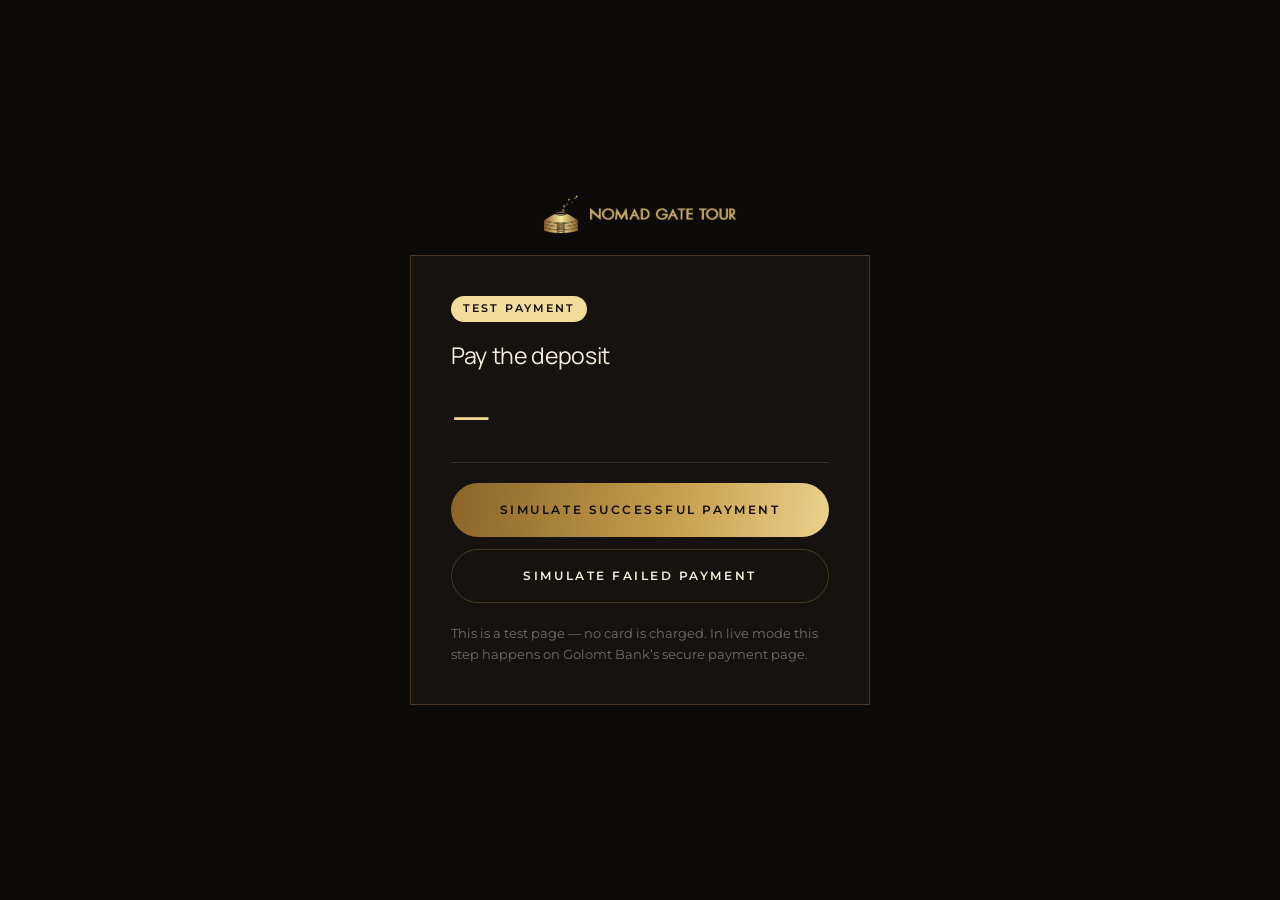
<file: pay-test.html>
<!doctype html>
<html lang="en">
<head>
<meta charset="utf-8">
<meta name="viewport" content="width=device-width,initial-scale=1,viewport-fit=cover">
<meta name="robots" content="noindex">
<title>Test payment · Nomad Gate Tour</title>
<link rel="icon" href="assets/favicon.png" type="image/png">
<link rel="stylesheet" href="fonts.css?v=20261127a">
<link rel="stylesheet" href="styles.css?v=20261127a">
<style>
  html,body{background:var(--night);color:var(--ivory)}
  body{min-height:100vh;display:grid;place-items:center;padding:32px var(--g)}
  .pt{width:min(100%,460px);display:grid;gap:22px}
  .pt-brand{justify-self:center;display:flex;align-items:center;gap:12px}
  .pt-brand img:first-child{height:38px;width:auto}
  .pt-brand img:last-child{height:12px;width:auto}
  .pt-card{background:var(--felt);border:1px solid var(--line);padding:clamp(24px,5vw,40px);display:grid;gap:20px}
  .pt-badge{justify-self:start;display:inline-flex;align-items:center;gap:8px;font:600 10.5px/1 var(--sans);letter-spacing:.2em;text-transform:uppercase;color:var(--night);background:var(--gold-hi);padding:8px 12px;border-radius:999px}
  .pt-card .h3{margin:0}
  .pt-amt{font:300 clamp(38px,9vw,52px)/1 var(--serif);color:var(--gold-hi);margin:0}
  .pt-btns{display:grid;gap:12px}
  .pt-card > *,.pt{min-width:0}
  .pt .btn{white-space:normal;text-align:center;line-height:1.4;padding-top:12px;padding-bottom:12px}
  .pt .note{line-height:1.6}
  .pt-err{color:#E8A27A;margin:0}
</style>
</head>
<body>
<main class="pt">
  <div class="pt-brand"><img src="assets/logo-mark.png" alt=""><img src="assets/logo-word.png" alt="Nomad Gate Tour"></div>
  <div class="pt-card">
    <span class="pt-badge" id="badge">Test payment</span>
    <h1 class="h3" id="h">Pay the deposit</h1>
    <p class="pt-amt" id="amt">—</p>
    <dl class="sum" id="sum"></dl>
    <div class="pt-btns">
      <button class="btn btn-gold btn-wide" type="button" id="ok">Simulate successful payment</button>
      <button class="btn btn-line btn-wide" type="button" id="fail">Simulate failed payment</button>
    </div>
    <p class="pt-err" id="err" hidden></p>
    <p class="note" id="note">This is a test page — no card is charged.</p>
  </div>
</main>
<script src="data.js?v=20261127a"></script>
<script src="tours.js?v=20261127a"></script>
<script src="i18n.js?v=20261127a"></script>
<script>
(function () {
  'use strict';
  var D = window.NGT, q = new URLSearchParams(location.search);
  var lang = (D.langs || []).some(function (l) { return l.id === q.get('lang'); }) ? q.get('lang') : 'en';
  var API = ((D.payments && D.payments.api) || '').replace(/\/$/, '');
  if (/claudeusercontent\.com$/.test(location.hostname)) API = '';
  var ref = q.get('ref') || '', demo = q.get('demo') === '1';
  var t = function (k) { var v = D.t[lang][k]; return v === undefined ? D.t.en[k] : v; };
  var esc = function (s) { return String(s).replace(/[&<>"]/g, function (c) { return { '&': '&amp;', '<': '&lt;', '>': '&gt;', '"': '&quot;' }[c]; }); };
  var LOC = { en: 'en-US', mn: 'mn-MN', ru: 'ru-RU', ko: 'ko-KR', ja: 'ja-JP', de: 'de-DE', es: 'es-ES' };
  function money(v, c) {
    v = Number(v) || 0;
    try { return c === 'MNT' ? new Intl.NumberFormat(LOC[lang], { maximumFractionDigits: 0 }).format(Math.round(v)) + ' ₮'
                             : new Intl.NumberFormat(LOC[lang], { style: 'currency', currency: 'USD', minimumFractionDigits: v % 1 ? 2 : 0, maximumFractionDigits: 2 }).format(v); }
    catch (e) { return v + ' ' + c; }
  }
  document.documentElement.lang = lang;
  document.title = t('test.badge') + ' · Nomad Gate Tour';
  ['badge:test.badge', 'h:test.h', 'ok:test.ok', 'fail:test.fail', 'note:test.note'].forEach(function (p) { var a = p.split(':'); document.getElementById(a[0]).textContent = t(a[1]); });
  var tourName = function (id) { var tr = (D.tours || []).filter(function (x) { return x.id === id; })[0]; return tr ? (tr.name[lang] || tr.name.en) : id; };
  function show(d) {
    document.getElementById('amt').textContent = money(d.deposit, d.currency);
    document.getElementById('sum').innerHTML = [[t('test.tour'), tourName(d.tour_id)], [t('res.ref'), ref], [t('pay.total'), money(d.total, d.currency)]]
      .map(function (r) { return '<div><dt>' + esc(r[0]) + '</dt><dd>' + esc(r[1]) + '</dd></div>'; }).join('');
  }
  var data;
  if (demo) {
    data = { tour_id: q.get('tour'), currency: q.get('cur') === 'MNT' ? 'MNT' : 'USD', deposit: q.get('dep'), total: q.get('total') };
    show(data);
  } else if (API && /^NGT[A-HJ-NP-Z2-9]{8}$/.test(ref)) {
    fetch(API + '/booking-status?ref=' + encodeURIComponent(ref)).then(function (r) { return r.json(); }).then(function (d) {
      if (!d.ref) throw new Error('nf'); data = d; show(d);
      if (d.mode !== 'test' || d.status !== 'pending') { document.getElementById('ok').disabled = true; document.getElementById('fail').disabled = true; }
    }).catch(function () { var e = document.getElementById('err'); e.textContent = t('pay.err'); e.hidden = false; });
  }
  function finish(success) {
    if (demo) {
      var p = new URLSearchParams({ booking: ref, demo: '1', status: success ? 'paid' : 'failed', tour: data.tour_id, cur: data.currency, dep: data.deposit, lang: lang });
      location.href = './?' + p.toString();
    } else if (API) {
      location.href = API + '/golomt-return?ref=' + encodeURIComponent(ref) + '&test_result=' + (success ? 'success' : 'fail');
    }
  }
  document.getElementById('ok').addEventListener('click', function () { finish(true); });
  document.getElementById('fail').addEventListener('click', function () { finish(false); });
})();
</script>
</body>
</html>
</file>
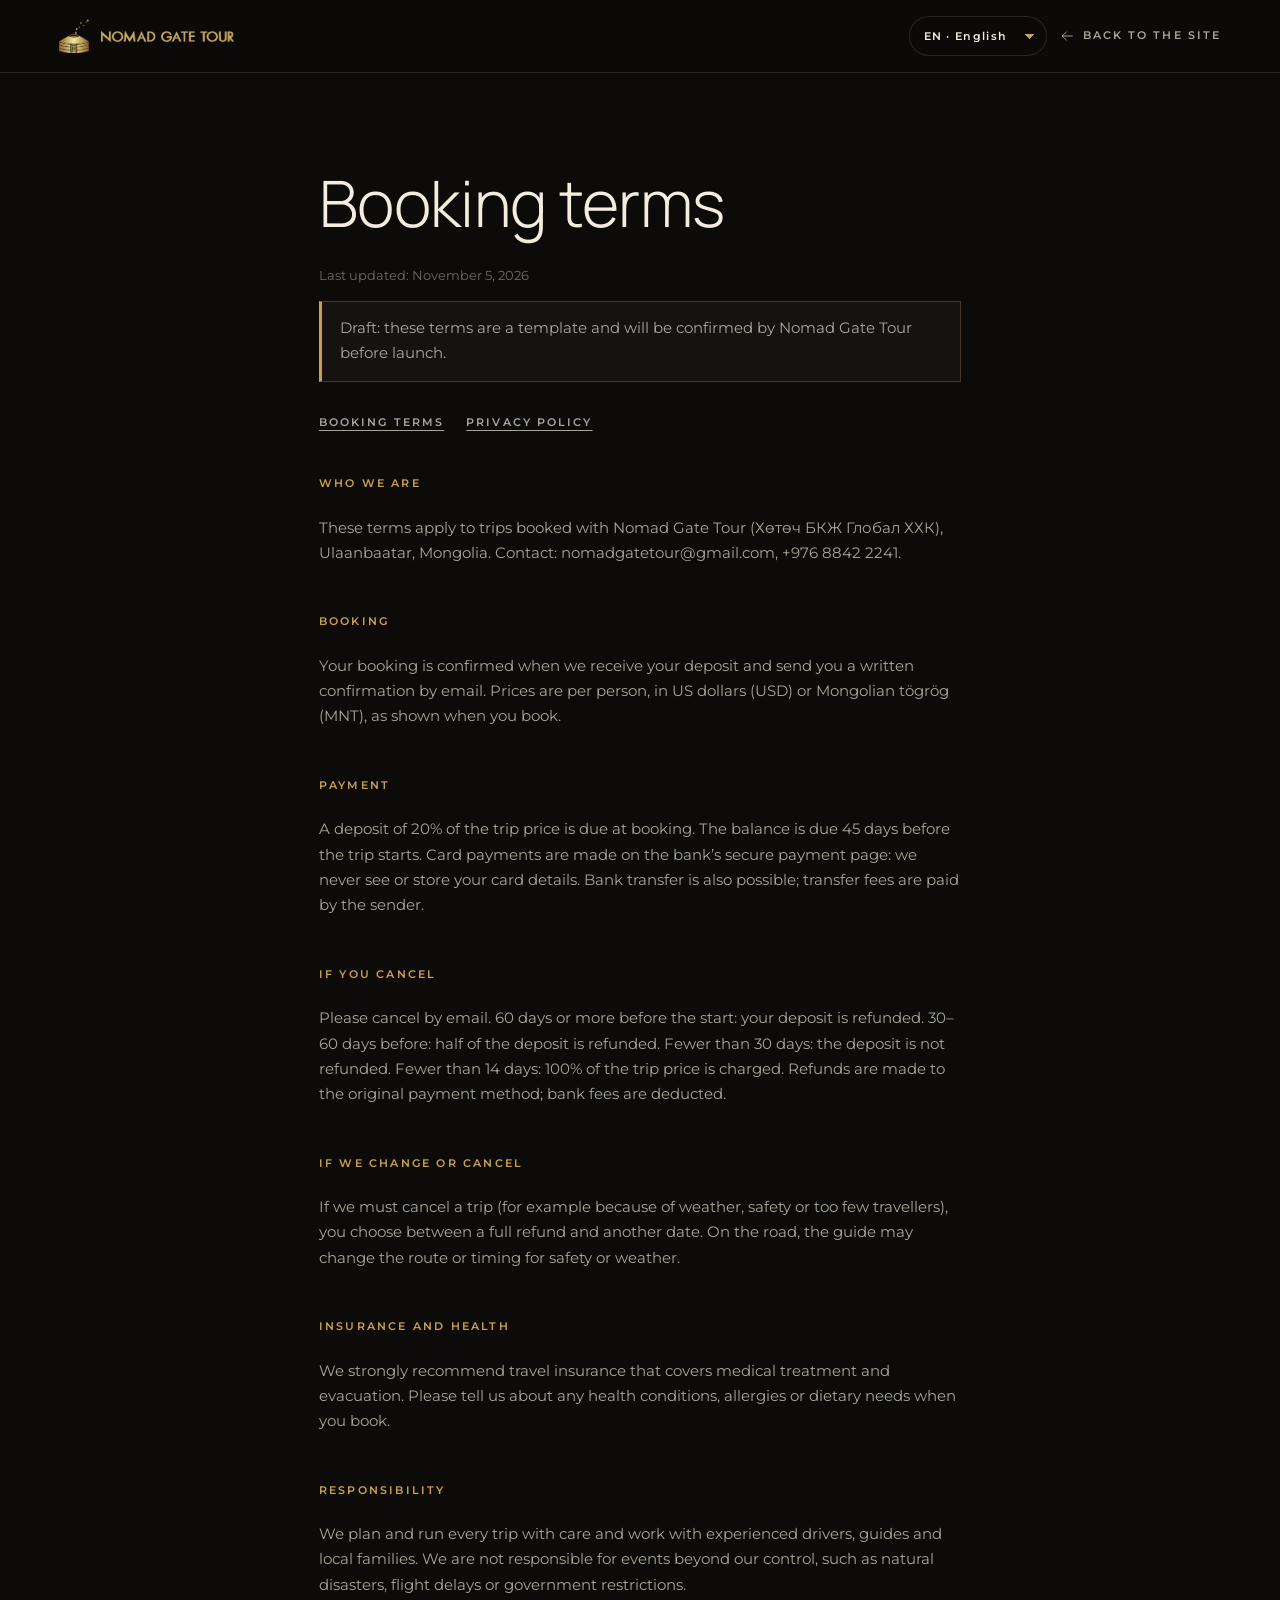
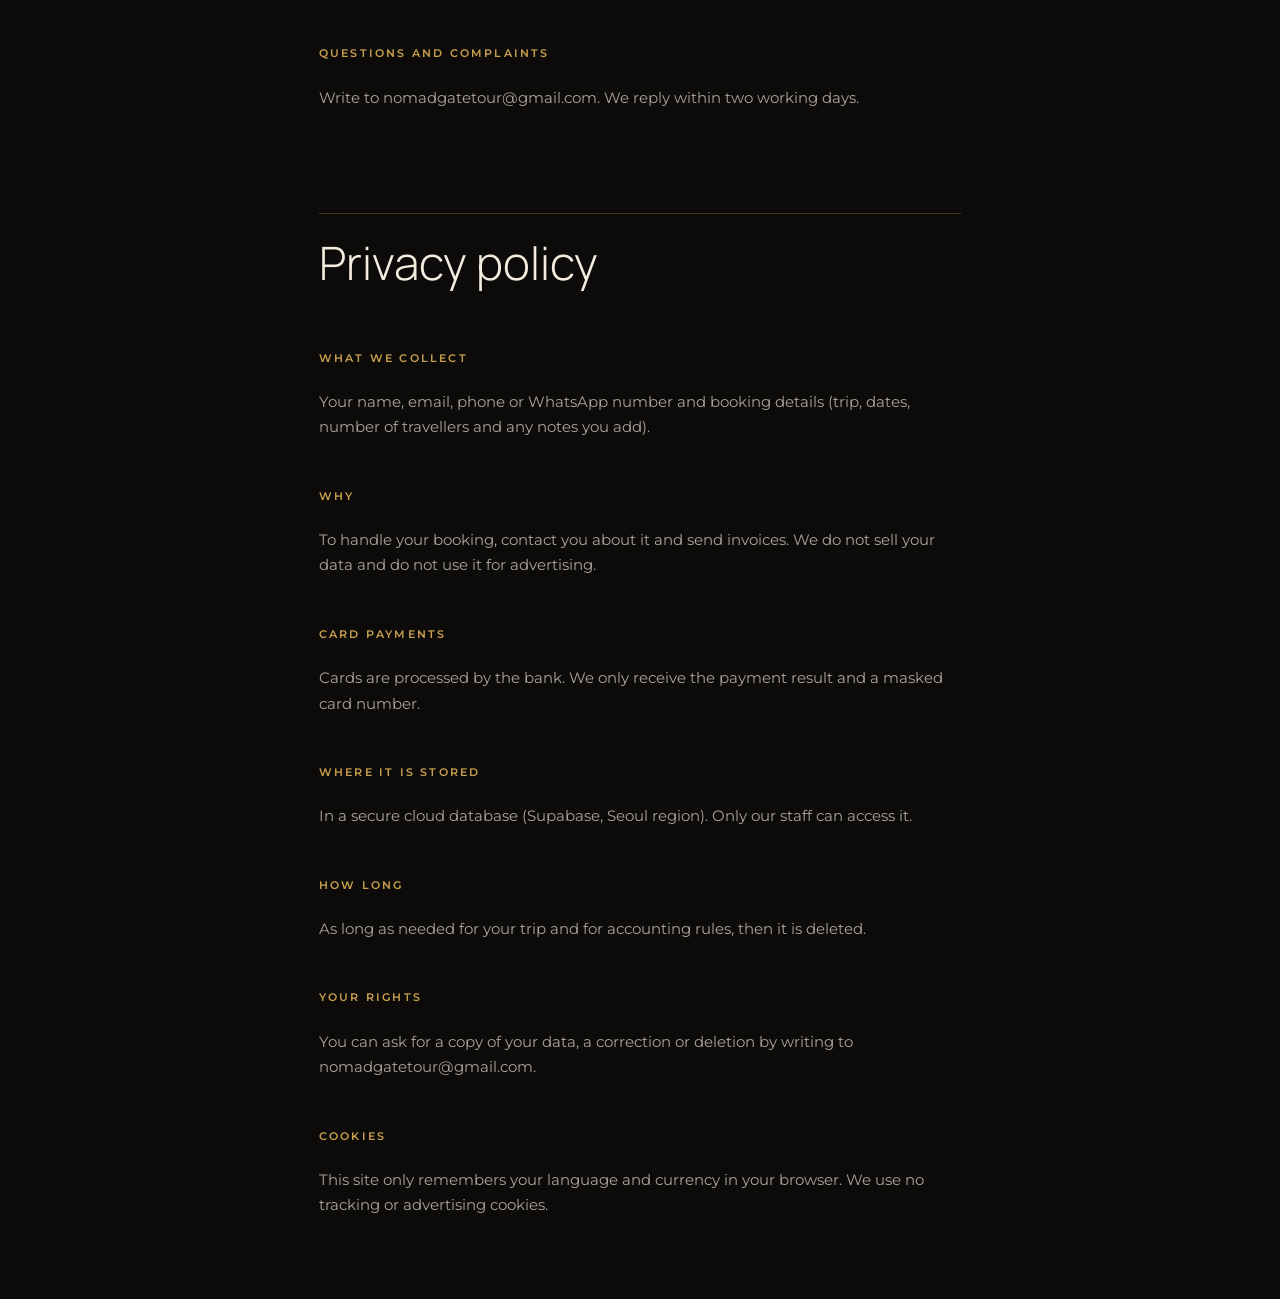
<file: terms.html>
<!doctype html>
<html lang="en">
<head>
<meta charset="utf-8">
<meta name="viewport" content="width=device-width,initial-scale=1,viewport-fit=cover">
<title>Booking terms · Nomad Gate Tour</title>
<meta name="description" content="Booking terms, cancellation policy and privacy policy of Nomad Gate Tour.">
<meta name="theme-color" content="#0D0B09">
<link rel="icon" href="assets/favicon.png" type="image/png">
<link rel="stylesheet" href="fonts.css?v=20261127a">
<link rel="stylesheet" href="styles.css?v=20261127a">
<style>
  html,body{background:var(--night);color:var(--ivory)}
  .tm-top{position:sticky;top:0;z-index:5;display:flex;align-items:center;justify-content:space-between;gap:16px;padding:16px var(--g);background:rgba(13,11,9,.86);-webkit-backdrop-filter:blur(14px);backdrop-filter:blur(14px);border-bottom:1px solid var(--line-2)}
  .tm-top .brand img:first-child{height:34px;width:auto}.tm-top .brand img:last-child{height:11px;width:auto}
  .tm-top .brand{display:inline-flex;align-items:center;gap:12px}
  .tm-r{display:flex;align-items:center;gap:12px}
  .tm-lang{font:600 11px/1 var(--sans);letter-spacing:.12em;color:var(--ivory);background:transparent;border:1px solid var(--line-2);border-radius:999px;padding:0 30px 0 14px;min-height:40px;appearance:none;-webkit-appearance:none;background-image:linear-gradient(45deg,transparent 50%,var(--gold) 50%),linear-gradient(135deg,var(--gold) 50%,transparent 50%);background-position:calc(100% - 16px) 17px,calc(100% - 11px) 17px;background-size:5px 5px;background-repeat:no-repeat}
  .tm-lang option{background:var(--felt)}
  .tm-back{font:600 10.5px/1 var(--sans);letter-spacing:.2em;text-transform:uppercase;color:var(--muted);display:inline-flex;align-items:center;gap:8px;min-height:40px}
  .tm-back svg{width:16px;height:16px;transform:scaleX(-1)}
  .tm-back:hover{color:var(--gold-hi)}
  .tm{max-width:760px;margin:0 auto;padding:clamp(48px,8vw,96px) var(--g) 80px}
  .tm h1{font:300 clamp(38px,5vw,64px)/1.05 var(--serif);margin:0 0 14px;letter-spacing:-.01em}
  .tm h2{font:300 clamp(30px,3.6vw,46px)/1.1 var(--serif);margin:88px 0 14px;padding-top:24px;border-top:1px solid var(--line);scroll-margin-top:90px}
  .tm h3{font:600 11px/1.4 var(--sans);letter-spacing:.2em;text-transform:uppercase;color:var(--gold);margin:34px 0 10px}
  .tm p{margin:0;color:var(--muted);line-height:1.75}
  .tm .upd{font-size:13px;color:var(--faint)}
  .tm-draft{margin:26px 0 0;padding:14px 18px;border:1px solid var(--line);border-left:3px solid var(--gold);background:var(--felt);color:var(--ivory);font-size:14px;line-height:1.6}
  .tm-toc{display:flex;gap:10px 22px;flex-wrap:wrap;margin:22px 0 0}
  .tm-toc a{font:600 10.5px/1 var(--sans);letter-spacing:.2em;text-transform:uppercase;color:var(--muted);text-decoration:underline;text-underline-offset:4px}
  .tm-toc a:hover{color:var(--gold-hi)}
  :root:lang(ko) .tm p{word-break:keep-all}
  @media (max-width:640px){ .tm-back span{display:none} .tm-top .brand img:last-child{display:none} }
</style>
</head>
<body>
<svg width="0" height="0" style="position:absolute" aria-hidden="true"><symbol id="i-arrow" viewBox="0 0 24 24"><path d="M4 12h15M13 6l6 6-6 6" fill="none" stroke="currentColor" stroke-width="1.4" stroke-linecap="round" stroke-linejoin="round"/></symbol></svg>
<header class="tm-top">
  <a class="brand" id="home" href="./"><img src="assets/logo-mark.png" alt=""><img src="assets/logo-word.png" alt="Nomad Gate Tour"></a>
  <div class="tm-r">
    <select class="tm-lang" id="lang" aria-label="Language"></select>
    <a class="tm-back" id="back" href="./"><svg><use href="#i-arrow"/></svg><span id="backTxt">Back to the site</span></a>
  </div>
</header>
<main class="tm" id="main"></main>
<script src="data.js?v=20261127a"></script>
<script src="tours.js?v=20261127a"></script>
<script src="i18n.js?v=20261127a"></script>
<script src="i18n-zh.js?v=20261127a"></script>
<script src="terms-content.js?v=20261127a"></script>
<script>
(function () {
  'use strict';
  var D = window.NGT, T = window.NGT_TERMS, cfg = D.terms || {}, c = D.contact || {};
  var langs = (D.langs || []).map(function (l) { return l.id; });
  var store = { get: function (k) { try { return localStorage.getItem(k); } catch (e) { return null; } }, set: function (k, v) { try { localStorage.setItem(k, v); } catch (e) {} } };
  var q = new URLSearchParams(location.search);
  var lang = [q.get('lang'), store.get('ngt-lang')].filter(function (l) { return l && T[l]; })[0] || 'en';
  var esc = function (s) { return String(s).replace(/[&<>"]/g, function (x) { return { '&': '&amp;', '<': '&lt;', '>': '&gt;', '"': '&quot;' }[x]; }); };
  var fill = function (s) {
    var v = { company: cfg.company, address: cfg.address, email: c.email, phone: c.phone, dep: cfg.depositPct, bal: cfg.balanceDays, full: cfg.cancelFull, half: cfg.cancelHalf, late: cfg.cancelLate };
    return esc(s).replace(/\{(\w+)\}/g, function (m, k) { return v[k] !== undefined ? esc(v[k]) : m; });
  };
  var sel = document.getElementById('lang');
  sel.innerHTML = (D.langs || []).map(function (l) { return '<option value="' + l.id + '">' + esc(l.short + ' · ' + l.name) + '</option>'; }).join('');
  function render() {
    var x = T[lang];
    document.documentElement.lang = lang; sel.value = lang;
    document.title = x.title + ' · Nomad Gate Tour';
    document.getElementById('backTxt').textContent = x.back;
    document.getElementById('back').href = document.getElementById('home').href = './?lang=' + lang;
    var d = new Date((cfg.updated || '2026-11-05') + 'T00:00:00');
    var upd = x.updated + ': ' + (function () { if (lang === 'mn') return d.getFullYear() + ' оны ' + (d.getMonth() + 1) + '-р сарын ' + d.getDate(); try { return d.toLocaleDateString(lang === 'mn' ? 'mn-MN' : lang, { year: 'numeric', month: 'long', day: 'numeric' }); } catch (e) { return cfg.updated; } })();
    var sec = function (items) { return items.map(function (it) { return '<h3>' + fill(it[0]) + '</h3><p>' + fill(it[1]) + '</p>'; }).join(''); };
    document.getElementById('main').innerHTML =
      '<h1 id="terms">' + esc(x.title) + '</h1><p class="upd">' + esc(upd) + '</p>' +
      (cfg.draft ? '<p class="tm-draft">' + esc(x.draft) + '</p>' : '') +
      '<nav class="tm-toc"><a href="#terms">' + esc(x.title) + '</a><a href="#privacy">' + esc(x.privacy) + '</a></nav>' +
      sec(x.terms) + '<h2 id="privacy">' + esc(x.privacy) + '</h2>' + sec(x.privacyItems);
    if (location.hash === '#privacy') setTimeout(function () { var el = document.getElementById('privacy'); if (el) el.scrollIntoView(); }, 0);
  }
  sel.addEventListener('change', function () { lang = sel.value; store.set('ngt-lang', lang); try { history.replaceState(null, '', '?lang=' + lang + location.hash); } catch (e) {} render(); });
  render();
})();
</script>
</body>
</html>
</file>
<file: fonts.css>
/* montserrat-cyrillic-ext-400-normal */
@font-face {
  font-family: 'Montserrat';
  font-style: normal;
  font-display: swap;
  font-weight: 400;
  src: url(fonts/montserrat-cyrillic-ext-400-normal.woff2) format('woff2');
  unicode-range: U+0460-052F,U+1C80-1C8A,U+20B4,U+2DE0-2DFF,U+A640-A69F,U+FE2E-FE2F;
}
/* montserrat-cyrillic-400-normal */
@font-face {
  font-family: 'Montserrat';
  font-style: normal;
  font-display: swap;
  font-weight: 400;
  src: url(fonts/montserrat-cyrillic-400-normal.woff2) format('woff2');
  unicode-range: U+0301,U+0400-045F,U+0490-0491,U+04B0-04B1,U+2116;
}
/* montserrat-latin-ext-400-normal */
@font-face {
  font-family: 'Montserrat';
  font-style: normal;
  font-display: swap;
  font-weight: 400;
  src: url(fonts/montserrat-latin-ext-400-normal.woff2) format('woff2');
  unicode-range: U+0100-02BA,U+02BD-02C5,U+02C7-02CC,U+02CE-02D7,U+02DD-02FF,U+0304,U+0308,U+0329,U+1D00-1DBF,U+1E00-1E9F,U+1EF2-1EFF,U+2020,U+20A0-20AB,U+20AD-20C0,U+2113,U+2C60-2C7F,U+A720-A7FF;
}
/* montserrat-latin-400-normal */
@font-face {
  font-family: 'Montserrat';
  font-style: normal;
  font-display: swap;
  font-weight: 400;
  src: url(fonts/montserrat-latin-400-normal.woff2) format('woff2');
  unicode-range: U+0000-00FF,U+0131,U+0152-0153,U+02BB-02BC,U+02C6,U+02DA,U+02DC,U+0304,U+0308,U+0329,U+2000-206F,U+20AC,U+2122,U+2191,U+2193,U+2212,U+2215,U+FEFF,U+FFFD;
}
/* montserrat-cyrillic-ext-500-normal */
@font-face {
  font-family: 'Montserrat';
  font-style: normal;
  font-display: swap;
  font-weight: 500;
  src: url(fonts/montserrat-cyrillic-ext-500-normal.woff2) format('woff2');
  unicode-range: U+0460-052F,U+1C80-1C8A,U+20B4,U+2DE0-2DFF,U+A640-A69F,U+FE2E-FE2F;
}
/* montserrat-cyrillic-500-normal */
@font-face {
  font-family: 'Montserrat';
  font-style: normal;
  font-display: swap;
  font-weight: 500;
  src: url(fonts/montserrat-cyrillic-500-normal.woff2) format('woff2');
  unicode-range: U+0301,U+0400-045F,U+0490-0491,U+04B0-04B1,U+2116;
}
/* montserrat-latin-ext-500-normal */
@font-face {
  font-family: 'Montserrat';
  font-style: normal;
  font-display: swap;
  font-weight: 500;
  src: url(fonts/montserrat-latin-ext-500-normal.woff2) format('woff2');
  unicode-range: U+0100-02BA,U+02BD-02C5,U+02C7-02CC,U+02CE-02D7,U+02DD-02FF,U+0304,U+0308,U+0329,U+1D00-1DBF,U+1E00-1E9F,U+1EF2-1EFF,U+2020,U+20A0-20AB,U+20AD-20C0,U+2113,U+2C60-2C7F,U+A720-A7FF;
}
/* montserrat-latin-500-normal */
@font-face {
  font-family: 'Montserrat';
  font-style: normal;
  font-display: swap;
  font-weight: 500;
  src: url(fonts/montserrat-latin-500-normal.woff2) format('woff2');
  unicode-range: U+0000-00FF,U+0131,U+0152-0153,U+02BB-02BC,U+02C6,U+02DA,U+02DC,U+0304,U+0308,U+0329,U+2000-206F,U+20AC,U+2122,U+2191,U+2193,U+2212,U+2215,U+FEFF,U+FFFD;
}
/* montserrat-cyrillic-ext-600-normal */
@font-face {
  font-family: 'Montserrat';
  font-style: normal;
  font-display: swap;
  font-weight: 600;
  src: url(fonts/montserrat-cyrillic-ext-600-normal.woff2) format('woff2');
  unicode-range: U+0460-052F,U+1C80-1C8A,U+20B4,U+2DE0-2DFF,U+A640-A69F,U+FE2E-FE2F;
}
/* montserrat-cyrillic-600-normal */
@font-face {
  font-family: 'Montserrat';
  font-style: normal;
  font-display: swap;
  font-weight: 600;
  src: url(fonts/montserrat-cyrillic-600-normal.woff2) format('woff2');
  unicode-range: U+0301,U+0400-045F,U+0490-0491,U+04B0-04B1,U+2116;
}
/* montserrat-latin-ext-600-normal */
@font-face {
  font-family: 'Montserrat';
  font-style: normal;
  font-display: swap;
  font-weight: 600;
  src: url(fonts/montserrat-latin-ext-600-normal.woff2) format('woff2');
  unicode-range: U+0100-02BA,U+02BD-02C5,U+02C7-02CC,U+02CE-02D7,U+02DD-02FF,U+0304,U+0308,U+0329,U+1D00-1DBF,U+1E00-1E9F,U+1EF2-1EFF,U+2020,U+20A0-20AB,U+20AD-20C0,U+2113,U+2C60-2C7F,U+A720-A7FF;
}
/* montserrat-latin-600-normal */
@font-face {
  font-family: 'Montserrat';
  font-style: normal;
  font-display: swap;
  font-weight: 600;
  src: url(fonts/montserrat-latin-600-normal.woff2) format('woff2');
  unicode-range: U+0000-00FF,U+0131,U+0152-0153,U+02BB-02BC,U+02C6,U+02DA,U+02DC,U+0304,U+0308,U+0329,U+2000-206F,U+20AC,U+2122,U+2191,U+2193,U+2212,U+2215,U+FEFF,U+FFFD;
}
/* manrope-cyrillic-ext-200-normal */
@font-face {
  font-family: 'Manrope';
  font-style: normal;
  font-display: swap;
  font-weight: 200;
  src: url(fonts/manrope-cyrillic-ext-200-normal.woff2) format('woff2');
  unicode-range: U+0460-052F,U+1C80-1C8A,U+20B4,U+2DE0-2DFF,U+A640-A69F,U+FE2E-FE2F;
}
/* manrope-cyrillic-200-normal */
@font-face {
  font-family: 'Manrope';
  font-style: normal;
  font-display: swap;
  font-weight: 200;
  src: url(fonts/manrope-cyrillic-200-normal.woff2) format('woff2');
  unicode-range: U+0301,U+0400-045F,U+0490-0491,U+04B0-04B1,U+2116;
}
/* manrope-latin-ext-200-normal */
@font-face {
  font-family: 'Manrope';
  font-style: normal;
  font-display: swap;
  font-weight: 200;
  src: url(fonts/manrope-latin-ext-200-normal.woff2) format('woff2');
  unicode-range: U+0100-02BA,U+02BD-02C5,U+02C7-02CC,U+02CE-02D7,U+02DD-02FF,U+0304,U+0308,U+0329,U+1D00-1DBF,U+1E00-1E9F,U+1EF2-1EFF,U+2020,U+20A0-20AB,U+20AD-20C0,U+2113,U+2C60-2C7F,U+A720-A7FF;
}
/* manrope-latin-200-normal */
@font-face {
  font-family: 'Manrope';
  font-style: normal;
  font-display: swap;
  font-weight: 200;
  src: url(fonts/manrope-latin-200-normal.woff2) format('woff2');
  unicode-range: U+0000-00FF,U+0131,U+0152-0153,U+02BB-02BC,U+02C6,U+02DA,U+02DC,U+0304,U+0308,U+0329,U+2000-206F,U+20AC,U+2122,U+2191,U+2193,U+2212,U+2215,U+FEFF,U+FFFD;
}
/* manrope-cyrillic-ext-300-normal */
@font-face {
  font-family: 'Manrope';
  font-style: normal;
  font-display: swap;
  font-weight: 300;
  src: url(fonts/manrope-cyrillic-ext-300-normal.woff2) format('woff2');
  unicode-range: U+0460-052F,U+1C80-1C8A,U+20B4,U+2DE0-2DFF,U+A640-A69F,U+FE2E-FE2F;
}
/* manrope-cyrillic-300-normal */
@font-face {
  font-family: 'Manrope';
  font-style: normal;
  font-display: swap;
  font-weight: 300;
  src: url(fonts/manrope-cyrillic-300-normal.woff2) format('woff2');
  unicode-range: U+0301,U+0400-045F,U+0490-0491,U+04B0-04B1,U+2116;
}
/* manrope-latin-ext-300-normal */
@font-face {
  font-family: 'Manrope';
  font-style: normal;
  font-display: swap;
  font-weight: 300;
  src: url(fonts/manrope-latin-ext-300-normal.woff2) format('woff2');
  unicode-range: U+0100-02BA,U+02BD-02C5,U+02C7-02CC,U+02CE-02D7,U+02DD-02FF,U+0304,U+0308,U+0329,U+1D00-1DBF,U+1E00-1E9F,U+1EF2-1EFF,U+2020,U+20A0-20AB,U+20AD-20C0,U+2113,U+2C60-2C7F,U+A720-A7FF;
}
/* manrope-latin-300-normal */
@font-face {
  font-family: 'Manrope';
  font-style: normal;
  font-display: swap;
  font-weight: 300;
  src: url(fonts/manrope-latin-300-normal.woff2) format('woff2');
  unicode-range: U+0000-00FF,U+0131,U+0152-0153,U+02BB-02BC,U+02C6,U+02DA,U+02DC,U+0304,U+0308,U+0329,U+2000-206F,U+20AC,U+2122,U+2191,U+2193,U+2212,U+2215,U+FEFF,U+FFFD;
}
/* manrope-cyrillic-ext-400-normal */
@font-face {
  font-family: 'Manrope';
  font-style: normal;
  font-display: swap;
  font-weight: 400;
  src: url(fonts/manrope-cyrillic-ext-400-normal.woff2) format('woff2');
  unicode-range: U+0460-052F,U+1C80-1C8A,U+20B4,U+2DE0-2DFF,U+A640-A69F,U+FE2E-FE2F;
}
/* manrope-cyrillic-400-normal */
@font-face {
  font-family: 'Manrope';
  font-style: normal;
  font-display: swap;
  font-weight: 400;
  src: url(fonts/manrope-cyrillic-400-normal.woff2) format('woff2');
  unicode-range: U+0301,U+0400-045F,U+0490-0491,U+04B0-04B1,U+2116;
}
/* manrope-latin-ext-400-normal */
@font-face {
  font-family: 'Manrope';
  font-style: normal;
  font-display: swap;
  font-weight: 400;
  src: url(fonts/manrope-latin-ext-400-normal.woff2) format('woff2');
  unicode-range: U+0100-02BA,U+02BD-02C5,U+02C7-02CC,U+02CE-02D7,U+02DD-02FF,U+0304,U+0308,U+0329,U+1D00-1DBF,U+1E00-1E9F,U+1EF2-1EFF,U+2020,U+20A0-20AB,U+20AD-20C0,U+2113,U+2C60-2C7F,U+A720-A7FF;
}
/* manrope-latin-400-normal */
@font-face {
  font-family: 'Manrope';
  font-style: normal;
  font-display: swap;
  font-weight: 400;
  src: url(fonts/manrope-latin-400-normal.woff2) format('woff2');
  unicode-range: U+0000-00FF,U+0131,U+0152-0153,U+02BB-02BC,U+02C6,U+02DA,U+02DC,U+0304,U+0308,U+0329,U+2000-206F,U+20AC,U+2122,U+2191,U+2193,U+2212,U+2215,U+FEFF,U+FFFD;
}
/* manrope-cyrillic-ext-500-normal */
@font-face {
  font-family: 'Manrope';
  font-style: normal;
  font-display: swap;
  font-weight: 500;
  src: url(fonts/manrope-cyrillic-ext-500-normal.woff2) format('woff2');
  unicode-range: U+0460-052F,U+1C80-1C8A,U+20B4,U+2DE0-2DFF,U+A640-A69F,U+FE2E-FE2F;
}
/* manrope-cyrillic-500-normal */
@font-face {
  font-family: 'Manrope';
  font-style: normal;
  font-display: swap;
  font-weight: 500;
  src: url(fonts/manrope-cyrillic-500-normal.woff2) format('woff2');
  unicode-range: U+0301,U+0400-045F,U+0490-0491,U+04B0-04B1,U+2116;
}
/* manrope-latin-ext-500-normal */
@font-face {
  font-family: 'Manrope';
  font-style: normal;
  font-display: swap;
  font-weight: 500;
  src: url(fonts/manrope-latin-ext-500-normal.woff2) format('woff2');
  unicode-range: U+0100-02BA,U+02BD-02C5,U+02C7-02CC,U+02CE-02D7,U+02DD-02FF,U+0304,U+0308,U+0329,U+1D00-1DBF,U+1E00-1E9F,U+1EF2-1EFF,U+2020,U+20A0-20AB,U+20AD-20C0,U+2113,U+2C60-2C7F,U+A720-A7FF;
}
/* manrope-latin-500-normal */
@font-face {
  font-family: 'Manrope';
  font-style: normal;
  font-display: swap;
  font-weight: 500;
  src: url(fonts/manrope-latin-500-normal.woff2) format('woff2');
  unicode-range: U+0000-00FF,U+0131,U+0152-0153,U+02BB-02BC,U+02C6,U+02DA,U+02DC,U+0304,U+0308,U+0329,U+2000-206F,U+20AC,U+2122,U+2191,U+2193,U+2212,U+2215,U+FEFF,U+FFFD;
}
</file>
<file: styles.css>
/* Nomad Gate Tour — "the gate": felt-black night, the gold of the logo, one door that opens. */
:root{
  --night:#0D0B09; --felt:#15120F; --felt-2:#1D1915; --ivory:#F3ECDF; --muted:rgba(243,236,223,.68); --faint:rgba(243,236,223,.42);
  --gold:#C9A04E; --gold-hi:#F1DC9A; --gold-lo:#8A6527; --line:rgba(201,160,78,.28); --line-2:rgba(243,236,223,.12); --on-gold:#0D0B09;
  --gg:linear-gradient(100deg,#8A6527 0%,#C9A04E 28%,#F1DC9A 50%,#B8893A 74%,#8A6527 100%);
  --serif:'Manrope',system-ui,-apple-system,'Segoe UI',Roboto,Arial,sans-serif; /* display face (headings) — a modern sans since 2026-11 */
  --sans:'Montserrat',system-ui,-apple-system,'Segoe UI',Roboto,Arial,sans-serif;
  --g:clamp(18px,4.6vw,72px); --maxw:1320px; --ease:cubic-bezier(.19,1,.22,1);
  color-scheme:dark;
}
*,*::before,*::after{box-sizing:border-box}
html{-webkit-text-size-adjust:100%}
body{margin:0;background:var(--night);color:var(--ivory);font:400 16px/1.7 var(--sans);-webkit-font-smoothing:antialiased;overflow-x:hidden}
img,video{display:block;max-width:100%}
a{color:inherit;text-decoration:none}
button,input,select,textarea{font:inherit;color:inherit}
button{cursor:pointer;background:none;border:0;padding:0}
button,a,select,label{touch-action:manipulation}
svg{width:1em;height:1em;flex:none}
::selection{background:var(--gold);color:var(--night)}
:focus-visible{outline:1.5px solid var(--gold-hi);outline-offset:4px}
button,a,input,select,label{touch-action:manipulation}
.sr{position:absolute!important;width:1px;height:1px;overflow:hidden;clip:rect(0 0 0 0);white-space:nowrap}
.skip{position:fixed;left:12px;top:-60px;z-index:300;background:var(--gold);color:var(--night);padding:10px 16px;border-radius:999px}
.skip:focus{top:12px}
.wrap{max-width:calc(var(--maxw) + var(--g)*2);margin:0 auto;padding-left:var(--g);padding-right:var(--g)}

/* type */
.kicker{display:flex;align-items:center;gap:12px;font:600 11.5px/1.3 var(--sans);letter-spacing:.32em;text-transform:uppercase;color:var(--gold);margin:0 0 22px}
.kicker .star{width:12px;height:12px}
.hero-kicker{color:var(--gold-hi);text-shadow:0 1px 14px rgba(13,11,9,.75)}
.h2{font:300 clamp(36px,4.4vw,72px)/1.06 var(--serif);letter-spacing:-.028em;margin:0 0 24px;text-wrap:balance}
.h3{font:400 clamp(22px,1.8vw,28px)/1.2 var(--serif);letter-spacing:-.015em;margin:0 0 18px}
.lead{font-size:clamp(16px,1.2vw,18px);line-height:1.7;color:var(--muted);max-width:44ch;margin:0 0 22px}
.note{font-size:13px;color:var(--faint);margin:0}
.gold-text{background:var(--gg);-webkit-background-clip:text;background-clip:text;color:transparent}

/* buttons */
.btn{display:inline-flex;align-items:center;justify-content:center;gap:12px;min-height:54px;padding:0 30px;border-radius:999px;font:600 11.5px/1 var(--sans);letter-spacing:.22em;text-transform:uppercase;white-space:nowrap;transition:background-position .9s var(--ease),color .4s,border-color .4s,background-color .4s;will-change:transform}
.btn svg{width:18px;height:18px;transition:transform .5s var(--ease)}
.btn:hover svg{transform:translateX(4px)}
.btn-gold{background:var(--gg);background-size:220% 100%;background-position:0 0;color:var(--on-gold)}
.btn-gold:hover{background-position:100% 0}
.btn-line{border:1px solid var(--line);color:var(--ivory)}
.btn-line:hover{border-color:var(--gold);color:var(--gold-hi)}
.btn-wide{width:100%}

/* ================= GATE INTRO ================= */
.gate{display:none}
html.js .gate{display:block;position:fixed;inset:0;z-index:200}
html.entered .gate{display:none}
.gate-bg{position:absolute;inset:0;background:radial-gradient(60% 60% at 50% 45%,#1A1611 0%,var(--night) 70%)}
.gate-stage{position:absolute;inset:0;display:flex;flex-direction:column;align-items:center;justify-content:center;padding:24px}
.gate-mark{position:relative;width:clamp(150px,17vw,240px);aspect-ratio:279/313;perspective:700px;will-change:transform}
.gm-stars,.gm-ger{position:absolute;inset:0;width:100%;height:100%}
.gm-stars{clip-path:inset(0 0 64% 0)}
.gm-ger{clip-path:inset(35.8% 0 0 0)}
.gm-door{position:absolute;left:39.07%;top:73.48%;width:21.15%;height:26.52%;transform-origin:0 50%;transform-style:preserve-3d}
.gm-door img{width:100%;height:100%;display:block}
.gm-light{position:absolute;inset:-30%;background:radial-gradient(closest-side,rgba(241,220,154,.85),rgba(241,220,154,0));opacity:0;mix-blend-mode:screen;pointer-events:none}
.gate-word{width:clamp(230px,30vw,430px);margin-top:clamp(26px,4vh,40px)}
.gate-tag{width:clamp(210px,28vw,410px);margin-top:14px;opacity:.9}
html.js:not(.ready) .gate-stage > *{opacity:0}

/* ================= HEADER ================= */
.hdr{position:fixed;inset:0 0 auto;z-index:60;height:86px;padding:0 var(--g);display:grid;grid-template-columns:auto minmax(0,1fr) auto;column-gap:24px;align-items:center;transition:background .5s,height .5s,border-color .5s;border-bottom:1px solid transparent}
.hdr.scrolled{height:70px;background:color-mix(in srgb,var(--night) 76%,transparent);-webkit-backdrop-filter:blur(16px) saturate(1.2);backdrop-filter:blur(16px) saturate(1.2);border-color:rgba(201,160,78,.16)}
.brand{display:inline-flex;align-items:center;gap:14px;justify-self:start}
.brand-mark{height:40px;width:auto}
.brand-word{height:13px;width:auto}
.nav{display:flex;justify-self:center;gap:clamp(16px,1.9vw,40px)}
.nav a,.foot-nav a{font:600 11px/1 var(--sans);letter-spacing:.2em;text-transform:uppercase;white-space:nowrap;color:color-mix(in srgb,var(--ivory) 82%,transparent);padding:14px 0;position:relative;transition:color .3s}
.nav a::after{content:"";position:absolute;left:50%;bottom:6px;width:4px;height:4px;border-radius:50%;background:var(--gold);transform:translateX(-50%) scale(0);transition:transform .4s var(--ease)}
.nav a:hover,.nav a.on{color:var(--gold-hi)}
.nav a.on::after{transform:translateX(-50%) scale(1)}
.hdr-r{justify-self:end;display:flex;align-items:center;gap:16px}
.lang{position:relative}
.lang-btn{display:inline-flex;align-items:center;gap:6px;font:600 10.5px/1 var(--sans);letter-spacing:.14em;padding:0 10px 0 14px;min-height:40px;border:1px solid var(--line-2);border-radius:999px;color:color-mix(in srgb,var(--ivory) 86%,transparent);transition:border-color .3s,color .3s}
.lang-btn:hover,.lang-btn[aria-expanded="true"]{border-color:var(--line);color:var(--gold-hi)}
.lang-btn svg{width:14px;height:14px;transition:transform .35s var(--ease)}
.lang-btn[aria-expanded="true"] svg{transform:rotate(180deg)}
.lang-list{position:absolute;right:0;top:calc(100% + 10px);z-index:70;min-width:184px;padding:6px;display:grid;background:var(--felt);border:1px solid var(--line);border-radius:14px;box-shadow:0 24px 60px rgba(0,0,0,.35)}
.lang-list[hidden]{display:none}
.lang-list button{display:flex;align-items:center;gap:14px;width:100%;text-align:left;padding:11px 12px;min-height:42px;border-radius:9px;color:var(--muted);font:500 14px/1.2 var(--sans);transition:background .25s,color .25s}
.lang-list button b{font:600 10px/1 var(--sans);letter-spacing:.14em;width:22px;color:var(--faint)}
.lang-list button:hover,.lang-list button:focus-visible{background:rgba(243,236,223,.06);color:var(--ivory)}
.lang-list button[aria-pressed="true"]{color:var(--gold-hi)}
.lang-list button[aria-pressed="true"] b{color:var(--gold)}
/* CJK: the display serif and Montserrat have no CJK glyphs, so name good fallbacks per language */
:root:lang(ja){--serif:'Manrope','Hiragino Sans','Hiragino Kaku Gothic ProN','Yu Gothic','Noto Sans JP','Noto Sans CJK JP',sans-serif;--sans:'Montserrat','Hiragino Sans','Hiragino Kaku Gothic ProN','Yu Gothic','Meiryo','Noto Sans JP','Noto Sans CJK JP',sans-serif}
:root:lang(ko){--serif:'Manrope','Apple SD Gothic Neo','Malgun Gothic','Noto Sans KR','Noto Sans CJK KR',sans-serif;--sans:'Montserrat','Apple SD Gothic Neo','Malgun Gothic','Noto Sans KR','Noto Sans CJK KR',sans-serif}
:root:lang(ko) body{word-break:keep-all}
:root:lang(zh){--serif:'Manrope','PingFang SC','Hiragino Sans GB','Microsoft YaHei','Noto Sans SC','Noto Sans CJK SC',sans-serif;--sans:'Montserrat','PingFang SC','Hiragino Sans GB','Microsoft YaHei','Noto Sans SC','Noto Sans CJK SC',sans-serif}
:root:lang(zh) body{line-break:strict}
:root:lang(ja) body{line-break:strict}
:root:lang(ja) .hero-h1,:root:lang(ko) .hero-h1,:root:lang(zh) .hero-h1{letter-spacing:0;font-size:clamp(36px,5.6vw,92px);line-height:1.12}
:root:lang(ja) .st-text,:root:lang(ko) .st-text,:root:lang(zh) .st-text{letter-spacing:0;font-size:clamp(22px,2.7vw,44px);line-height:1.55;max-width:19em}
:root:lang(ja) .h2,:root:lang(ko) .h2,:root:lang(zh) .h2{letter-spacing:0}
.hdr-cta{min-height:44px;padding:0 22px}
.burger{display:none;width:46px;height:46px;border:1px solid var(--line);border-radius:50%;position:relative}
.burger i{position:absolute;left:14px;right:14px;height:1px;background:var(--ivory);transition:transform .45s var(--ease)}
.burger i:nth-child(1){top:19px}.burger i:nth-child(2){top:26px}
.burger[aria-expanded="true"] i:nth-child(1){transform:translateY(3.5px) rotate(45deg)}
.burger[aria-expanded="true"] i:nth-child(2){transform:translateY(-3.5px) rotate(-45deg)}
.mnav{position:fixed;inset:0;z-index:55;background:radial-gradient(120% 60% at 50% 0%,#1C1813,var(--night) 62%);color:var(--ivory);overflow-y:auto;overscroll-behavior:contain;opacity:0;transition:opacity .35s ease}
.mnav.open{opacity:1}
.mnav[hidden]{display:none}

/* ================= HERO ================= */
.hero{position:relative;height:max(100svh,640px);overflow:hidden;display:flex;align-items:flex-end;isolation:isolate}
.hero-media{position:absolute;inset:0;z-index:-1}
.hero-video{width:100%;height:100%;object-fit:cover;transform-origin:50% 60%}
.hero-media::after{content:"";position:absolute;inset:0;background:linear-gradient(180deg,rgba(13,11,9,.62) 0%,rgba(13,11,9,0) 26%,rgba(13,11,9,0) 48%,rgba(13,11,9,.55) 76%,rgba(13,11,9,.94) 100%),linear-gradient(90deg,rgba(13,11,9,.45),rgba(13,11,9,0) 60%)}
.hero-in{width:100%;padding-bottom:clamp(64px,13vh,140px)}
.hero-h1{font:200 clamp(40px,6vw,98px)/1.02 var(--serif);letter-spacing:-.035em;margin:0 0 26px}
.hero-h1 .hl{display:block}
.hero-h1 .ln{display:inline-block;vertical-align:top;overflow:hidden;padding-bottom:.1em;margin-bottom:-.1em}
.hero-h1 .ln > span{display:inline-block;will-change:transform}
.hero-sub{max-width:46ch;color:rgba(243,236,223,.86);font-size:clamp(15px,1.15vw,18px);margin:0 0 34px}
.hero-cta{display:flex;flex-wrap:wrap;gap:14px}
.scroll-cue{position:absolute;right:var(--g);bottom:clamp(40px,8vh,80px);display:flex;flex-direction:column;align-items:center;gap:14px;font:600 10px/1 var(--sans);letter-spacing:.3em;text-transform:uppercase;color:var(--muted);writing-mode:vertical-rl}
.scroll-cue i{display:block;width:1px;height:70px;background:linear-gradient(var(--gold),transparent);transform-origin:top;animation:cue 2.4s var(--ease) infinite}
@keyframes cue{0%{transform:scaleY(0)}50%{transform:scaleY(1);transform-origin:top}50.1%{transform-origin:bottom}100%{transform:scaleY(0);transform-origin:bottom}}

/* ================= STATEMENT ================= */
.statement{position:relative;padding:clamp(120px,22vh,240px) 0;text-align:center;overflow:hidden}
.st-mark{width:58px;height:auto;margin:0 auto 44px;opacity:.95}
.st-text{font:300 clamp(24px,3vw,48px)/1.3 var(--serif);letter-spacing:-.02em;max-width:26ch;margin:0 auto;text-wrap:balance}
.st-text .w{display:inline;opacity:.16;transition:opacity .2s}
html:not(.js) .st-text .w,html.rm .st-text .w{opacity:1}
.stars-field{position:absolute;inset:0;pointer-events:none;opacity:.7;background-image:radial-gradient(1.2px 1.2px at 12% 18%,rgba(241,220,154,.8),transparent),radial-gradient(1px 1px at 28% 72%,rgba(243,236,223,.6),transparent),radial-gradient(1.4px 1.4px at 46% 30%,rgba(241,220,154,.7),transparent),radial-gradient(1px 1px at 63% 82%,rgba(243,236,223,.5),transparent),radial-gradient(1.3px 1.3px at 78% 22%,rgba(241,220,154,.8),transparent),radial-gradient(1px 1px at 88% 64%,rgba(243,236,223,.5),transparent),radial-gradient(1px 1px at 7% 58%,rgba(243,236,223,.5),transparent),radial-gradient(1.2px 1.2px at 36% 8%,rgba(243,236,223,.6),transparent),radial-gradient(1.1px 1.1px at 55% 55%,rgba(241,220,154,.5),transparent),radial-gradient(1px 1px at 94% 90%,rgba(243,236,223,.5),transparent);animation:twinkle 6s ease-in-out infinite alternate}
@keyframes twinkle{from{opacity:.35}to{opacity:.85}}

/* ================= JOURNEYS ================= */
.journeys{position:relative;background:var(--night)}
.j-pin{display:flex;align-items:center;min-height:100vh;overflow:hidden;padding:120px 0 80px}
.j-intro{flex:0 0 min(31vw,430px);padding:0 48px 0 var(--g);position:relative;z-index:2;align-self:stretch;display:flex;flex-direction:column;justify-content:center;background:var(--night)}
.j-intro::after{content:"";position:absolute;top:0;bottom:0;left:100%;width:80px;background:linear-gradient(90deg,var(--night),rgba(13,11,9,0));pointer-events:none}
.j-drag{display:flex;align-items:center;gap:16px;font:600 10.5px/1 var(--sans);letter-spacing:.26em;text-transform:uppercase;color:var(--muted);margin-top:40px}
.j-drag span{white-space:nowrap}
.j-progress{display:block;width:120px;flex:0 1 120px;min-width:36px;height:1px;background:var(--line-2);position:relative;overflow:hidden}
.j-progress b{position:absolute;inset:0;background:var(--gold);transform-origin:left;transform:scaleX(0)}
.j-track{display:flex;gap:clamp(18px,2vw,30px);padding-left:96px;padding-right:var(--g);will-change:transform}
.jc{flex:0 0 clamp(250px,21vw,340px);display:flex;flex-direction:column;position:relative}
.jc-img{position:relative;aspect-ratio:4/5;overflow:hidden;border-radius:2px;background:var(--felt-2);cursor:pointer}
.jc-img img{width:100%;height:100%;object-fit:cover;transform:scale(1.08);transition:transform 1.6s var(--ease)}
.jc-img::after{content:"";position:absolute;inset:12px;border:1px solid rgba(241,220,154,.7);opacity:0;transform:scale(1.04);transition:opacity .6s,transform .9s var(--ease)}
.jc:hover .jc-img img{transform:scale(1)}
.jc:hover .jc-img::after{opacity:1;transform:scale(1)}
/* with a mouse the hovered journey pops out a little */
@media (pointer:fine) and (min-width:1024px){
  .jc .jc-img{transition:scale .55s var(--ease),box-shadow .55s var(--ease);transform-origin:50% 60%}
  .jc:hover{z-index:3}
  .jc:hover .jc-img{scale:1.045;box-shadow:0 26px 60px -18px rgba(0,0,0,.6),0 0 0 1px rgba(241,220,154,.25)}
  .reel{transition:scale .55s var(--ease)}
  .reel:hover{scale:1.04;z-index:3}
}
@media (pointer:fine) and (min-width:1024px) and (prefers-reduced-motion:reduce){ .jc:hover .jc-img,.reel:hover{scale:1} }
.jc-days{position:absolute;left:18px;top:18px;z-index:2;display:grid;place-items:center;width:64px;height:64px;border-radius:50%;background:rgba(13,11,9,.55);-webkit-backdrop-filter:blur(8px);backdrop-filter:blur(8px);border:1px solid rgba(241,220,154,.45);text-align:center;line-height:1}
.jc-days b{font:300 26px/1 var(--serif);color:var(--gold-hi)}
.jc-days small{font:600 10px/1 var(--sans);letter-spacing:.1em;text-transform:uppercase;margin-top:3px;display:block}
.jc-body{padding-top:22px}
.jc-meta{display:flex;gap:14px;font:600 10.5px/1.4 var(--sans);letter-spacing:.2em;text-transform:uppercase;color:var(--gold);margin:0 0 10px}
.jc-name{font:300 clamp(23px,1.9vw,30px)/1.14 var(--serif);letter-spacing:-.018em;margin:0 0 12px}
.jc-route{display:flex;flex-wrap:wrap;align-items:center;gap:6px 8px;font-size:12.5px;color:var(--muted);margin:0 0 18px}
.jc-route i{width:14px;height:1px;background:var(--line)}
.jc-open{display:inline-flex;align-items:center;gap:10px;font:600 11px/1 var(--sans);letter-spacing:.22em;text-transform:uppercase;color:var(--ivory);padding:10px 0;border-bottom:1px solid var(--line);transition:color .3s,border-color .3s}
.jc-open svg{width:16px;height:16px;transition:transform .5s var(--ease)}
.jc-open:hover{color:var(--gold-hi);border-color:var(--gold)}
.jc-open:hover svg{transform:translateX(5px)}

/* ================= MAP ================= */
.mapsec{padding:clamp(110px,14vw,200px) 0}
.map-grid{display:grid;grid-template-columns:minmax(0,4fr) minmax(0,8fr);gap:clamp(30px,5vw,80px);align-items:center}
.map-list{list-style:none;margin:30px 0 0;padding:0;border-top:1px solid var(--line-2)}
.map-list button{width:100%;display:grid;grid-template-columns:44px 1fr auto;align-items:center;gap:12px;padding:18px 0;border-bottom:1px solid var(--line-2);text-align:left;transition:color .3s;min-height:56px}
.map-list .n{font:300 22px/1 var(--serif);color:var(--gold)}
.map-list .t{font:400 18px/1.25 var(--serif);letter-spacing:-.01em}
.map-list .d{font:600 10.5px/1 var(--sans);letter-spacing:.18em;text-transform:uppercase;color:var(--faint)}
.map-list button:hover,.map-list button.on{color:var(--gold-hi)}
.map-wrap{position:relative}
.map{position:relative}.map > svg:first-child{width:100%;height:auto;display:block;overflow:visible}
.map svg.mfull{width:100%;height:auto;display:block;overflow:visible}
.mfull .m-country{fill:rgba(243,236,223,.035);stroke:rgba(201,160,78,.6);stroke-width:1.6;stroke-linejoin:round;vector-effect:non-scaling-stroke}
.mfull .m-name{font:600 28px/1 var(--sans);letter-spacing:.7em;fill:rgba(243,236,223,.09)}
.mfull .m-route{stroke-width:3.4}
.mfull .m-route.hl{stroke-width:5}
.mfull .m-lead{stroke:rgba(241,220,154,.45);stroke-width:1;vector-effect:non-scaling-stroke}
.mfull .m-pin text{stroke-width:6px}
.mfull .m-scale path{fill:none;stroke:rgba(241,220,154,.7);stroke-width:1.4;vector-effect:non-scaling-stroke}
.mfull .m-scale text{font:600 15px/1 var(--sans);letter-spacing:.08em;fill:rgba(243,236,223,.62)}
.m-trav{fill:#FFF3C9;filter:drop-shadow(0 0 5px rgba(241,220,154,.95)) drop-shadow(0 0 12px rgba(201,160,78,.7));transition:opacity .5s}
.m-trav.dim{opacity:.08}
.m-pulse{fill:none;stroke:var(--gold-hi);stroke-width:1.4;vector-effect:non-scaling-stroke;transform-box:fill-box;transform-origin:center;animation:mPulse 3.2s cubic-bezier(.2,.6,.3,1) infinite;opacity:0}
.m-pulse2{animation-delay:1.6s}
@keyframes mPulse{0%{transform:scale(.5);opacity:.85}100%{transform:scale(3.4);opacity:0}}
html.rm .m-pulse,html.rm .m-trav{display:none}
.map-zoom{margin-top:18px;padding-top:14px;border-top:1px solid var(--line-2)}
.map-zoom svg{width:100%;height:auto;display:block;overflow:hidden}
.m-loc{position:absolute;right:0;top:-8px;width:clamp(110px,11vw,160px);height:auto;overflow:visible}
.m-loc path{fill:rgba(243,236,223,.05);stroke:rgba(201,160,78,.55);stroke-width:5;stroke-linejoin:round}
.m-loc rect{fill:rgba(201,160,78,.22);stroke:var(--gold-hi);stroke-width:6}
.m-land{fill:rgba(201,160,78,.045);stroke:rgba(201,160,78,.55);stroke-width:1.4;stroke-linejoin:round}
.m-route{fill:none;stroke:url(#gold);stroke-width:3;stroke-linecap:round;stroke-linejoin:round;opacity:.9;transition:opacity .5s,stroke-width .5s}
.m-route.dim{opacity:.12}
.m-route.hl{stroke-width:4.5;opacity:1}
.m-pin circle{fill:var(--night);stroke:var(--gold-hi);stroke-width:2}
.m-pin .core{fill:var(--gold-hi);stroke:none}
.m-pin text{font-family:var(--sans);font-weight:600;font-size:var(--fs,14px);letter-spacing:.06em;fill:var(--ivory);paint-order:stroke;stroke:var(--night);stroke-width:5px}
.m-ub circle:not(.m-glow){fill:var(--gold-hi)}
.m-pin .m-glow{stroke:none}

/* ================= EXPERIENCES ================= */
.exp{padding:clamp(80px,10vw,160px) 0;background:linear-gradient(var(--night),var(--felt) 20%,var(--felt) 80%,var(--night))}
.exp-grid{display:grid;grid-template-columns:minmax(0,5fr) minmax(0,6fr);gap:clamp(30px,6vw,110px)}
.exp-item{min-height:62vh;display:flex;flex-direction:column;justify-content:center;padding:40px 0;border-top:1px solid var(--line-2);opacity:.35;transition:opacity .6s}
.exp-item.on,html.rm .exp-item,html:not(.js) .exp-item{opacity:1}
.exp-item .num{font:600 11px/1 var(--sans);letter-spacing:.28em;color:var(--gold);margin-bottom:18px}
.exp-item h3{font:300 clamp(30px,3vw,48px)/1.08 var(--serif);letter-spacing:-.025em;margin:0 0 18px}
.exp-item p{color:var(--muted);max-width:42ch;margin:0}
.exp-item img{display:none}
.exp-frame-wrap{position:relative}
.exp-frame{position:sticky;top:13vh;height:74vh;border-radius:2px;overflow:hidden;background:var(--felt-2)}
.exp-frame img{position:absolute;inset:0;width:100%;height:100%;object-fit:cover;clip-path:inset(100% 0 0 0);transform:scale(1.12);transition:clip-path 1.2s var(--ease),transform 1.8s var(--ease)}
.exp-frame img.on{clip-path:inset(0 0 0 0);transform:scale(1)}
.exp-frame img.was{clip-path:inset(0 0 0 0);transform:scale(1)}
.exp-line{position:absolute;inset:14px;z-index:3;border:1px solid rgba(241,220,154,.55);pointer-events:none}

/* ================= ROAD (reels) ================= */
.road{padding:clamp(100px,12vw,180px) 0 clamp(120px,14vw,200px);overflow:hidden}
.road-head{display:flex;justify-content:space-between;align-items:flex-end;gap:24px;flex-wrap:wrap;margin-bottom:56px}
.reels{display:flex;gap:clamp(14px,1.6vw,24px);padding:0 var(--g) 60px;scroll-padding-inline:var(--g);overflow-x:auto;scrollbar-width:none;scroll-snap-type:x mandatory}
.reels::-webkit-scrollbar{display:none}
.reel{flex:0 0 clamp(210px,19vw,280px);aspect-ratio:9/16;border-radius:22px;overflow:hidden;position:relative;background:var(--felt-2);scroll-snap-align:start;border:1px solid var(--line-2);padding:0;display:block;text-align:left;color:var(--ivory);cursor:pointer;transition:border-color .4s}
.reel:nth-child(even){margin-top:60px}
.reel video{width:100%;height:100%;object-fit:cover;transition:transform 1.4s var(--ease)}
.reel:hover{border-color:var(--line)}
.reel:hover video{transform:scale(1.05)}
.reel::after{content:"";position:absolute;inset:auto 0 0;height:36%;background:linear-gradient(transparent,rgba(13,11,9,.8));pointer-events:none}
.reel-place{position:absolute;left:16px;right:16px;bottom:16px;z-index:2;font:400 clamp(16px,1.2vw,19px)/1.2 var(--serif);letter-spacing:-.01em;text-wrap:balance}
.reel-play{position:absolute;right:14px;top:14px;z-index:2;width:42px;height:42px;border-radius:50%;display:grid;place-items:center;background:rgba(13,11,9,.45);-webkit-backdrop-filter:blur(6px);backdrop-filter:blur(6px);border:1px solid rgba(241,220,154,.45);color:var(--gold-hi);transition:transform .5s var(--ease),background .3s,color .3s}
.reel-play svg{width:15px;height:15px;margin-left:2px}
.reel:hover .reel-play,.reel:focus-visible .reel-play{transform:scale(1.12);background:var(--gold);color:var(--on-gold)}
@media (min-width:1024px){ .reels{overflow:visible;scroll-snap-type:none;width:max-content} }

/* ================= FAQ ================= */
.faq{padding:clamp(90px,10vw,160px) 0;border-top:1px solid var(--line-2)}
.faq-grid{display:grid;grid-template-columns:minmax(0,4fr) minmax(0,8fr);gap:clamp(30px,6vw,100px)}
.faq-grid > .h2{align-self:start}
:root:lang(ru) .h2,:root:lang(de) .h2,:root:lang(es) .h2{font-size:clamp(34px,4.2vw,70px)}
.faq-list{border-top:1px solid var(--line-2)}
.qa{border-bottom:1px solid var(--line-2)}
.qa button{width:100%;display:flex;justify-content:space-between;align-items:center;gap:24px;padding:26px 0;text-align:left;font:400 clamp(20px,1.6vw,26px)/1.3 var(--serif);min-height:64px}
.qa button svg{width:22px;height:22px;color:var(--gold);transition:transform .6s var(--ease)}
.qa button[aria-expanded="true"] svg{transform:rotate(45deg)}
.qa .ans{display:grid;grid-template-rows:0fr;transition:grid-template-rows .7s var(--ease)}
.qa .ans > div{overflow:hidden}
.qa .ans p{margin:0;padding:0 0 28px;color:var(--muted);max-width:60ch}
.qa.open .ans{grid-template-rows:1fr}

/* ================= CONTACT ================= */
.contact{position:relative;padding:clamp(110px,13vw,200px) 0;overflow:hidden;isolation:isolate}
.contact-bg{position:absolute;inset:0;width:100%;height:100%;object-fit:cover;z-index:-2;opacity:.55}
.contact::before{content:"";position:absolute;inset:0;z-index:-1;background:linear-gradient(var(--night),rgba(13,11,9,.55) 30%,rgba(13,11,9,.7) 70%,var(--night)),linear-gradient(90deg,rgba(13,11,9,.85),rgba(13,11,9,.35))}
.contact-grid{display:grid;grid-template-columns:minmax(0,5fr) minmax(0,6fr);gap:clamp(30px,6vw,100px);align-items:start}
.c-lines{list-style:none;margin:36px 0 26px;padding:0;display:grid;gap:12px}
.c-lines li{display:grid;grid-template-columns:22px 1fr auto;align-items:center;gap:16px;padding:16px 0;border-bottom:1px solid var(--line-2)}
.c-lines svg{width:20px;height:20px;color:var(--gold)}
.c-lines small{display:block;font:600 10px/1.4 var(--sans);letter-spacing:.2em;text-transform:uppercase;color:var(--faint)}
.c-val{font:400 clamp(18px,1.6vw,22px)/1.3 var(--serif);user-select:all;word-break:break-word}
.copy{font:600 10px/1 var(--sans);letter-spacing:.18em;text-transform:uppercase;color:var(--gold);border:1px solid var(--line);border-radius:999px;padding:10px 14px;min-height:36px}
.copy:hover{border-color:var(--gold)}
.c-social{display:flex;gap:10px}
.c-social a{width:48px;height:48px;border-radius:50%;border:1px solid var(--line);display:grid;place-items:center;transition:background .3s,color .3s}
.c-social a:hover{background:var(--gold);color:var(--on-gold)}
.c-social svg{width:19px;height:19px}
.c-form{background:color-mix(in srgb,var(--felt) 74%,transparent);-webkit-backdrop-filter:blur(18px);backdrop-filter:blur(18px);border:1px solid var(--line);padding:clamp(24px,3.4vw,48px);display:grid;gap:22px}
.f{display:flex;flex-direction:column;gap:8px;font:600 10.5px/1.3 var(--sans);letter-spacing:.2em;text-transform:uppercase;color:var(--faint)}
.f input,.f select,.f textarea{font:400 16px/1.4 var(--sans);letter-spacing:0;text-transform:none;color:var(--ivory);background:transparent;border:0;border-bottom:1px solid var(--line);border-radius:0;padding:10px 0 12px;min-height:46px;width:100%;appearance:none;-webkit-appearance:none;transition:border-color .3s}
.f select{background-image:linear-gradient(45deg,transparent 50%,var(--gold) 50%),linear-gradient(135deg,var(--gold) 50%,transparent 50%);background-position:calc(100% - 10px) 20px,calc(100% - 5px) 20px;background-size:5px 5px;background-repeat:no-repeat;padding-right:24px}
.f select option{background:var(--felt);color:var(--ivory)}
.f textarea{resize:vertical;min-height:84px}
.f input:focus,.f select:focus,.f textarea:focus{outline:none;border-color:var(--gold-hi)}
.f input[type=date]{color-scheme:dark}
.f-row{display:grid;grid-template-columns:1fr 1fr;gap:22px}
.f-note{margin:0;font-size:14px;color:var(--muted);min-height:1em}
.f-note.err{color:#E8A27A}
.f-after{display:flex;flex-wrap:wrap;gap:10px}
.f-after[hidden]{display:none}

/* ================= FOOTER ================= */
.foot{position:relative;padding:clamp(90px,10vw,150px) var(--g) 0;text-align:center;overflow:hidden;border-top:1px solid var(--line-2)}
.foot-logo{display:inline-block;width:min(520px,82vw)}
.foot-logo img{width:100%;height:auto}
.foot-nav{display:flex;flex-wrap:wrap;justify-content:center;gap:4px 34px;margin:56px 0 40px}
.foot-links{display:flex;flex-wrap:wrap;gap:8px 22px;justify-content:center}
.foot-links a:hover,.b-terms a:hover{color:var(--gold-hi)}
.b-terms{margin-top:-12px}
.b-terms a{text-decoration:underline;text-underline-offset:3px}
.foot-bar{display:flex;justify-content:space-between;gap:16px;padding:22px 0 28px;border-top:1px solid var(--line-2);font-size:12px;color:var(--faint);max-width:var(--maxw);margin:0 auto}

/* ================= TOUR DETAIL ================= */
.tour{position:fixed;inset:0;z-index:150;background:var(--night)}
.tour[hidden]{display:none}
.tour-scroll{position:absolute;inset:0;overflow-y:auto;overscroll-behavior:contain}
.tour-x{position:fixed;top:20px;right:var(--g);z-index:5;display:inline-flex;align-items:center;gap:10px;font:600 11px/1 var(--sans);letter-spacing:.22em;text-transform:uppercase;padding:14px 20px;border-radius:999px;background:color-mix(in srgb,var(--night) 62%,transparent);-webkit-backdrop-filter:blur(10px);backdrop-filter:blur(10px);border:1px solid var(--line)}
.tour-x svg{width:16px;height:16px}
.tour-hero{position:relative;height:min(82vh,820px);overflow:hidden;display:flex;align-items:flex-end}
.tour-hero img{position:absolute;inset:0;width:100%;height:100%;object-fit:cover}
.tour-hero::after{content:"";position:absolute;inset:0;background:linear-gradient(rgba(13,11,9,.3),rgba(13,11,9,0) 28%,rgba(13,11,9,.55) 55%,rgba(13,11,9,.85) 80%,var(--night))}
.tour-hero .kicker{color:var(--gold-hi)}
.tour-hero-in{position:relative;z-index:2;width:100%;padding-bottom:48px}
.tour-name{font:300 clamp(36px,5vw,80px)/1.04 var(--serif);letter-spacing:-.03em;margin:0 0 18px;max-width:18ch;text-wrap:balance}
.tour-lead{max-width:52ch;color:rgba(243,236,223,.86);font-size:clamp(16px,1.3vw,19px);margin:0}
.tour-body{display:grid;grid-template-columns:minmax(0,7fr) minmax(0,4fr);gap:clamp(30px,6vw,96px);padding-top:40px;padding-bottom:120px}
.facts{display:grid;grid-template-columns:repeat(4,1fr);gap:0;margin:0 0 56px;border-top:1px solid var(--line-2);border-bottom:1px solid var(--line-2)}
.facts div{padding:20px 16px 20px 0}
.facts dt{font:600 10px/1.4 var(--sans);letter-spacing:.2em;text-transform:uppercase;color:var(--gold);margin-bottom:6px}
.facts dd{margin:0;font:400 17px/1.35 var(--serif)}
.days{list-style:none;margin:0 0 56px;padding:0;position:relative}
.days::before{content:"";position:absolute;left:27px;top:10px;bottom:10px;width:1px;background:linear-gradient(var(--gold),var(--line-2))}
.days li{display:grid;grid-template-columns:56px 1fr;gap:22px;padding:0 0 38px}
.days .dn{position:relative;z-index:1;width:56px;height:56px;border-radius:50%;background:var(--night);border:1px solid var(--gold);display:grid;place-items:center;font:300 22px/1 var(--serif);color:var(--gold-hi)}
.days h4{font:500 clamp(19px,1.5vw,23px)/1.25 var(--serif);letter-spacing:-.012em;margin:12px 0 8px}
.days p{margin:0;color:var(--muted);max-width:56ch}
.incl{display:grid;grid-template-columns:1fr 1fr;gap:30px;margin-bottom:48px}
.incl h4{font:600 10.5px/1.4 var(--sans);letter-spacing:.2em;text-transform:uppercase;color:var(--gold);margin:0 0 14px}
.incl ul{list-style:none;margin:0;padding:0;display:grid;gap:10px;color:var(--muted)}
.incl li{display:flex;gap:10px}
.incl li::before{content:"";flex:none;width:6px;height:6px;margin-top:9px;border-radius:50%;background:var(--gold)}
.incl div:last-child li::before{background:transparent;border:1px solid var(--faint)}
.tour-img2{width:100%;aspect-ratio:16/10;object-fit:cover;border-radius:2px}
.book{position:sticky;top:100px;align-self:start;background:var(--felt);border:1px solid var(--line);padding:clamp(22px,2.6vw,36px);display:grid;gap:22px}
.mini-map{margin:0 0 56px;background:var(--felt);border:1px solid var(--line-2);border-radius:2px}
.mini-map svg{width:100%;height:auto;display:block}
.b-step{display:grid;gap:22px}
.b-step[hidden]{display:none}
.book .h3{margin:0}
.b-price{margin:-8px 0 0;display:flex;align-items:baseline;flex-wrap:wrap;gap:8px;color:var(--muted)}
.b-price b{font:300 clamp(30px,2.6vw,38px)/1 var(--serif);color:var(--gold-hi);letter-spacing:-.01em}
.b-price small{font:600 10px/1.3 var(--sans);letter-spacing:.2em;text-transform:uppercase;color:var(--faint)}
.seg{display:grid;grid-template-columns:1fr 1fr;border:1px solid var(--line);border-radius:999px;padding:3px;margin-top:2px}
.seg button{min-height:40px;border-radius:999px;font:600 11px/1 var(--sans);letter-spacing:.16em;color:var(--muted);transition:background .3s,color .3s}
.seg button[aria-pressed="true"]{background:var(--ivory);color:var(--night)}
.sum{margin:0;display:grid;border-top:1px solid var(--line-2)}
.sum div{display:flex;justify-content:space-between;align-items:baseline;gap:16px;padding:12px 0;border-bottom:1px solid var(--line-2)}
.sum dt{font-size:13.5px;color:var(--muted)}
.sum dd{margin:0;font:400 16px/1.3 var(--sans);color:var(--ivory);text-align:right;font-variant-numeric:tabular-nums}
.sum .dep dt{color:var(--ivory);font-weight:500}
.sum .dep dd{font:400 22px/1.2 var(--serif);color:var(--gold-hi)}
.b-back{justify-self:start;display:inline-flex;align-items:center;gap:10px;font:600 10.5px/1 var(--sans);letter-spacing:.2em;text-transform:uppercase;color:var(--faint);padding:8px 0;min-height:40px}
.b-back svg{width:16px;height:16px;transform:scaleX(-1)}
.b-back:hover{color:var(--gold-hi)}
.b-line{margin:-10px 0 0;font-size:14px;color:var(--muted)}
.hp{position:absolute!important;left:-9999px;width:1px;height:1px;overflow:hidden}
.b-secure{display:flex;gap:10px;align-items:flex-start;line-height:1.5}
.b-secure svg{flex:0 0 16px;width:16px;height:16px;margin-top:2px;color:var(--gold)}
.btn:disabled{opacity:.6;cursor:progress}
.book .btn,.res .btn{white-space:normal;text-align:center;line-height:1.4;padding-top:12px;padding-bottom:12px}
.book,.b-step,.b-step > *,.tour-body > *{min-width:0}
.res{position:fixed;inset:0;z-index:200;overscroll-behavior:contain;overflow-y:auto;display:grid;place-items:center;padding:var(--g);background:rgba(13,11,9,.78);-webkit-backdrop-filter:blur(10px);backdrop-filter:blur(10px)}
.res[hidden]{display:none}
.res-card{width:min(100%,480px);background:var(--felt);border:1px solid var(--line);padding:clamp(26px,4vw,44px);display:grid;gap:18px;text-align:center;animation:resIn .7s var(--ease) both}
@keyframes resIn{from{opacity:0;transform:translateY(24px)}to{opacity:1;transform:none}}
.res-ic{justify-self:center;width:64px;height:64px;border-radius:50%;display:grid;place-items:center;background:var(--gg);color:var(--on-gold)}
.res-ic svg{width:30px;height:30px}
.res.bad .res-ic{background:transparent;border:1px solid var(--line);color:var(--gold-hi)}
.res .h3{margin:0;text-wrap:balance}
.res-d{margin:0;color:var(--muted)}
.res .sum{text-align:left}
.res-btns{display:flex;flex-wrap:wrap;gap:12px;justify-content:center;margin-top:6px}
.res-btns .btn{flex:1 1 160px}
.res-btns .btn[hidden],.book .btn[hidden],.b-price[hidden],.sum[hidden]{display:none}
.stepper{display:flex;align-items:center;justify-content:space-between;border-bottom:1px solid var(--line);padding:6px 0}
.stepper button{width:40px;height:40px;border-radius:50%;border:1px solid var(--line);display:grid;place-items:center;color:var(--gold-hi)}
.stepper button svg{width:16px;height:16px}
.stepper output{font:300 28px/1 var(--serif);color:var(--ivory);letter-spacing:0;text-transform:none}

/* cursor */
.cursor{position:fixed;left:0;top:0;z-index:400;pointer-events:none;display:none}
.cursor i{position:absolute;left:-18px;top:-18px;width:36px;height:36px;border:1px solid rgba(241,220,154,.7);border-radius:50%;transition:transform .35s var(--ease),background .35s,border-color .35s}
.cursor.hover i{transform:scale(1.8);background:rgba(201,160,78,.12);border-color:var(--gold-hi)}
@media (pointer:fine){ .cursor.on{display:block} }

.wa{position:fixed;right:max(18px,env(safe-area-inset-right));bottom:max(18px,env(safe-area-inset-bottom));z-index:90;display:inline-flex;align-items:center;gap:0;height:56px;min-width:56px;padding:0 15px;border-radius:999px;background:color-mix(in srgb,var(--felt) 90%,transparent);-webkit-backdrop-filter:blur(12px);backdrop-filter:blur(12px);border:1px solid var(--line);color:var(--gold-hi);box-shadow:0 14px 40px rgba(0,0,0,.45);transition:color .3s,border-color .3s,gap .45s var(--ease),opacity .4s,transform .4s var(--ease)}
.wa svg{flex:0 0 24px;width:24px;height:24px}
.wa span{max-width:0;overflow:hidden;white-space:nowrap;font:600 10.5px/1 var(--sans);letter-spacing:.16em;text-transform:uppercase;transition:max-width .5s var(--ease)}
.wa:hover,.wa:focus-visible{background:var(--gg);background-size:220% 100%;color:var(--on-gold);border-color:transparent;gap:10px}
.wa:hover span,.wa:focus-visible span{max-width:240px}
.wa::after{content:"";position:absolute;inset:-1px;border-radius:inherit;border:1px solid var(--gold);opacity:0;animation:waPulse 3.2s var(--ease) 3s infinite}
@keyframes waPulse{0%{opacity:.7;transform:scale(1)}70%,100%{opacity:0;transform:scale(1.35)}}
html.js:not(.entered) .wa,body.modal-open .wa{opacity:0;pointer-events:none;transform:translateY(20px)}
@media (prefers-reduced-motion:reduce){ .wa::after{animation:none} }
@media (max-width:640px){ .wa{height:52px;min-width:52px;padding:0 14px} }
.toast{position:fixed;left:50%;bottom:24px;z-index:300;transform:translate(-50%,calc(100% + 40px));visibility:hidden;background:var(--gold);color:var(--night);padding:13px 22px;border-radius:999px;font-size:14px;font-weight:600;transition:transform .5s var(--ease),visibility .5s}
.toast.show{transform:translate(-50%,0);visibility:visible}

/* ================= RESPONSIVE ================= */
@media (max-width:1300px){
  .nav,.hdr-cta{display:none}
  .burger{display:block}
  .hdr{grid-template-columns:1fr auto}
}
@media (max-width:1023px){
  .j-pin{display:block;min-height:0;padding:110px 0 90px}
  .j-intro{padding:0 var(--g);margin-bottom:40px;background:none}
  .j-intro::after{display:none}
  .j-drag{display:none}
  .j-track{overflow-x:auto;scroll-snap-type:x mandatory;scroll-padding-inline:var(--g);padding:0 var(--g) 10px;scrollbar-width:none}
  .j-track::-webkit-scrollbar{display:none}
  .jc{flex-basis:min(78vw,380px);scroll-snap-align:start}
  .map-grid,.faq-grid,.contact-grid,.tour-body{grid-template-columns:1fr}
  .exp-grid{grid-template-columns:1fr}
  .exp-frame-wrap{display:none}
  .exp-item{min-height:0;opacity:1;padding:36px 0}
  .exp-item img{display:block;width:100%;aspect-ratio:4/5;object-fit:cover;margin-bottom:24px;border-radius:2px}
  .book{position:static}
}
@media (max-width:640px){
  .hdr{height:72px}
  .brand-mark{height:34px}
  .brand-word{height:10px}
  .lang-btn{min-height:40px;padding:0 8px 0 12px}
  .hdr-r{gap:10px}
  .hero-in{padding-bottom:92px}
  .scroll-cue{display:none}
  .hero-cta .btn{flex:1 1 auto}
  .facts{grid-template-columns:1fr 1fr}
  .incl{grid-template-columns:1fr}
  .f-row{grid-template-columns:1fr}
  .reel{flex-basis:62vw}
  .foot-bar{flex-direction:column;align-items:center}
  .tour-x span{display:none}
  .tour-x{padding:14px;background:color-mix(in srgb,var(--night) 72%,transparent)}
  .hero-media::after{background:linear-gradient(180deg,rgba(13,11,9,.6) 0%,rgba(13,11,9,0) 22%,rgba(13,11,9,.15) 34%,rgba(13,11,9,.72) 58%,rgba(13,11,9,.96) 100%)}
  .m-loc{position:static;display:block;margin:10px 0 0 auto;width:84px}
  .c-lines li{gap:12px}
  .c-val{font-size:16.5px}
}
@media (prefers-reduced-motion:reduce){
  *{transition-duration:.01ms!important;animation-duration:.01ms!important}
}

/* map: place names appear for the highlighted tour */
.mfull .lab{transition:opacity .35s ease}
.mfull .lab.opt{opacity:0}
.mfull.hl-on .lab{opacity:0}
.mfull.hl-on .m-pin.on .lab{opacity:1}
.mfull .m-pin{transition:opacity .35s ease}
.mfull.hl-on .m-pin:not(.on){opacity:.35}
/* booking panel */
.book .f[hidden],.book .note[hidden]{display:none!important}
.stepper button:disabled{opacity:.35;cursor:default}

/* guest photos */
.guests{padding:clamp(40px,6vw,90px) 0 clamp(100px,12vw,180px)}
.gal{display:grid;grid-template-columns:repeat(4,1fr);grid-auto-rows:clamp(150px,17vw,250px);grid-auto-flow:dense;gap:clamp(8px,1vw,14px)}
.gal-i{position:relative;overflow:hidden;border-radius:16px;border:1px solid var(--line-2);background:var(--felt-2);padding:0;cursor:zoom-in;min-width:0}
.gal-i img{width:100%;height:100%;object-fit:cover;display:block;transition:transform .9s cubic-bezier(.2,.7,.2,1)}
.gal-i:hover img{transform:scale(1.05)}
.gal-i.big{grid-column:span 2;grid-row:span 2}.gal-i.tall{grid-row:span 2}.gal-i.wide{grid-column:span 2}
.gal-i::after{content:"";position:absolute;inset:auto 0 0;height:42%;background:linear-gradient(transparent,rgba(13,11,9,.78));pointer-events:none}
.gi-meta{position:absolute;left:14px;right:14px;bottom:12px;z-index:2;display:grid;gap:3px;text-align:left;color:var(--ivory)}
.gi-who{font:500 14px/1.25 var(--sans);letter-spacing:0}
.gi-who small{font-weight:400;color:var(--muted)}
.gi-place{font:600 10px/1.4 var(--sans);letter-spacing:.16em;text-transform:uppercase;color:var(--muted)}
.gi-who + .gi-place{font-size:9.5px}
.gi-rate{position:absolute;left:10px;top:10px;z-index:2;display:flex;padding:6px 9px;border-radius:999px;background:rgba(13,11,9,.55);-webkit-backdrop-filter:blur(6px);backdrop-filter:blur(6px);border:1px solid rgba(241,220,154,.35)}
.gal-i:focus-visible{outline:2px solid var(--gold);outline-offset:3px}
@media (max-width:720px){ .gal{grid-template-columns:1fr 1fr;grid-auto-rows:42vw} .gi-meta{left:10px;right:10px;bottom:8px} .gi-who{font-size:12.5px} .gi-place{font-size:9px} .gi-rate{left:8px;top:8px;padding:5px 7px} }
html.rm .gal-i img{transition:none}
.lb{position:fixed;inset:0;z-index:400;background:rgba(8,7,6,.95);display:grid;grid-template-columns:auto minmax(0,1fr) auto;align-items:center;gap:12px;padding:64px clamp(8px,3vw,40px) 28px;overscroll-behavior:contain}
.lb[hidden]{display:none!important}
.lb-fig{margin:0;display:grid;gap:14px;justify-items:center;min-width:0}
.lb-fig img{max-width:100%;max-height:calc(100vh - 150px);max-height:calc(100dvh - 150px);object-fit:contain;border-radius:12px}
.lb-fig figcaption{font:600 10.5px/1.5 var(--sans);letter-spacing:.18em;text-transform:uppercase;color:var(--muted);text-align:center}
.lb-x,.lb-nav{border-radius:50%;border:1px solid var(--line);display:grid;place-items:center;color:var(--ivory);background:rgba(13,11,9,.6);transition:border-color .3s,color .3s}
.lb-x{position:absolute;top:14px;right:14px;width:46px;height:46px}
.lb-nav{width:50px;height:50px}
.lb-x svg,.lb-nav svg{width:18px;height:18px}
.lb-prev svg{transform:scaleX(-1)}
.lb-x:hover,.lb-nav:hover{border-color:var(--gold);color:var(--gold-hi)}
@media (max-width:720px){ .lb{grid-template-columns:minmax(0,1fr);padding:64px 8px 96px} .lb-nav{position:absolute;bottom:24px} .lb-prev{left:calc(50% - 62px)} .lb-next{right:calc(50% - 62px)} }

/* ================= THEME TOGGLE ================= */
.theme-btn{position:relative;width:40px;height:40px;flex:none;border-radius:50%;border:1px solid var(--line-2);display:grid;place-items:center;color:color-mix(in srgb,var(--ivory) 86%,transparent);transition:border-color .3s,color .3s}
.theme-btn:hover{border-color:var(--line);color:var(--gold-hi)}
.theme-btn svg{position:absolute;width:18px;height:18px;transition:opacity .45s,transform .7s var(--ease)}
.theme-btn .i-moon{opacity:0;transform:rotate(-70deg) scale(.5)}
:root[data-theme="light"] .theme-btn .i-sun{opacity:0;transform:rotate(70deg) scale(.5)}
:root[data-theme="light"] .theme-btn .i-moon{opacity:1;transform:none}

/* ================= LIGHT THEME ================= */
:root[data-theme="light"]{
  --night:#F6F1E7; --felt:#EFE7DA; --felt-2:#E6DCCB; --ivory:#1E1913; --muted:rgba(30,25,19,.72); --faint:rgba(30,25,19,.54);
  --gold:#8A6421; --gold-hi:#7A5617; --gold-lo:#6A4B14; --line:rgba(138,100,33,.34); --line-2:rgba(30,25,19,.13);
  color-scheme:light;
}
/* photo and video areas keep the night palette in light mode */
:root[data-theme="light"] :is(.gate,.hero,.tour-hero,.lb,.sv,.jc-days,.reel,.gal-i,.mnav,.hdr:not(.scrolled),.hdr.menu-open){
  --night:#0D0B09; --felt:#15120F; --felt-2:#1D1915; --ivory:#F3ECDF; --muted:rgba(243,236,223,.7); --faint:rgba(243,236,223,.44);
  --gold:#C9A04E; --gold-hi:#F1DC9A; --gold-lo:#8A6527; --line:rgba(201,160,78,.3); --line-2:rgba(243,236,223,.14);
  color:var(--ivory); color-scheme:dark;
}
:root[data-theme="light"] .hdr.scrolled:not(.menu-open) .brand img,:root[data-theme="light"] .foot-logo img,:root[data-theme="light"] .st-mark{filter:brightness(.56) saturate(1.35)}
:root[data-theme="light"] .hdr.scrolled{border-color:rgba(138,100,33,.18)}
:root[data-theme="light"] .stars-field{opacity:.28}
:root[data-theme="light"] .contact::before{background:linear-gradient(var(--night),rgba(246,241,231,.6) 30%,rgba(246,241,231,.78) 70%,var(--night)),linear-gradient(90deg,rgba(246,241,231,.92),rgba(246,241,231,.42))}
:root[data-theme="light"] .contact-bg{opacity:.5}
:root[data-theme="light"] .f input[type=date]{color-scheme:light}
:root[data-theme="light"] .cursor i{border-color:rgba(138,100,33,.6)}
:root[data-theme="light"] .mfull .m-country{fill:rgba(138,100,33,.05);stroke:rgba(138,100,33,.62)}
:root[data-theme="light"] .mfull .m-name{fill:rgba(30,25,19,.07)}
:root[data-theme="light"] .mfull .m-lead{stroke:rgba(138,100,33,.45)}
:root[data-theme="light"] .mfull .m-scale path{stroke:var(--gold)}
:root[data-theme="light"] .mfull .m-scale text{fill:var(--muted)}
:root[data-theme="light"] .m-route{stroke:#A47A2E}
:root[data-theme="light"] .m-trav{fill:#B8862F;filter:drop-shadow(0 0 4px rgba(201,160,78,.8))}
:root[data-theme="light"] .m-loc path{fill:rgba(30,25,19,.04)}
:root[data-theme="light"] .m-loc rect{fill:rgba(138,100,33,.16);stroke:var(--gold)}
:root[data-theme="light"] .m-land{fill:rgba(138,100,33,.05)}
:root[data-theme="light"] .exp-line{border-color:rgba(255,255,255,.6)}
:root[data-theme="light"] .res{background:rgba(30,25,19,.55)}
::view-transition-old(root),::view-transition-new(root){animation-duration:.45s}

/* ================= HEADER: open menu, section chips (phones/tablets) ================= */
.hdr.menu-open{background:linear-gradient(180deg,rgba(13,11,9,.97) 62%,rgba(13,11,9,.82));border-color:rgba(201,160,78,.14);-webkit-backdrop-filter:blur(12px);backdrop-filter:blur(12px)}
.mcard.span2{grid-column:1/-1}
.qnav{display:none}
@media (max-width:1300px){
  .hdr,.hdr.scrolled{height:auto;padding-top:env(safe-area-inset-top)}
  .hdr > .brand,.hdr > .hdr-r{min-height:70px}
  .qnav{grid-column:1/-1;display:flex;gap:6px;overflow-x:auto;scrollbar-width:none;margin:0 calc(var(--g) * -1);padding:0 var(--g) 10px;
    -webkit-mask-image:linear-gradient(90deg,transparent,#000 var(--g),#000 calc(100% - var(--g)),transparent);mask-image:linear-gradient(90deg,transparent,#000 var(--g),#000 calc(100% - var(--g)),transparent)}
  .qnav::-webkit-scrollbar{display:none}
  .qnav a{flex:none;font:600 10px/1 var(--sans);letter-spacing:.16em;text-transform:uppercase;white-space:nowrap;padding:10px 14px;border-radius:999px;border:1px solid var(--line-2);color:color-mix(in srgb,var(--ivory) 88%,transparent);background:color-mix(in srgb,var(--night) 38%,transparent);transition:border-color .3s,color .3s,background .3s}
  .qnav a.on{border-color:var(--gold);color:var(--gold-hi);background:color-mix(in srgb,var(--night) 64%,transparent)}
  .qnav a[hidden]{display:none}
  .hdr.menu-open .qnav{visibility:hidden}
  .hdr > .hdr-r{position:relative;z-index:5}
  .lang-list{max-height:calc(100dvh - 90px);overflow-y:auto;overscroll-behavior:contain}
}
@media (max-width:640px){ .hdr > .brand,.hdr > .hdr-r{min-height:64px} }
@media (max-width:380px){ .hdr-r .theme-btn{display:none} }

/* ================= MOBILE MENU (image cards) ================= */
.mnav-in{min-height:100%;max-width:640px;margin:0 auto;padding:calc(132px + env(safe-area-inset-top)) var(--g) calc(30px + env(safe-area-inset-bottom));display:flex;flex-direction:column;gap:18px}
.mnav-grid{display:grid;grid-template-columns:1fr 1fr;gap:10px}
.mcard{position:relative;isolation:isolate;display:flex;flex-direction:column;justify-content:flex-end;min-height:clamp(128px,36vw,180px);padding:14px 14px 13px;border-radius:16px;overflow:hidden;border:1px solid var(--line-2);color:var(--ivory);
  opacity:0;transform:translateY(16px);transition:opacity .5s var(--ease),transform .8s var(--ease),border-color .3s;transition-delay:calc(var(--i,0) * 45ms)}
.mcard[hidden]{display:none}
.mcard-big{grid-column:1/-1;min-height:clamp(160px,44vw,230px)}
.mcard img{position:absolute;inset:0;z-index:-2;width:100%;height:100%;object-fit:cover;transform:scale(1.08);transition:transform 1.4s var(--ease)}
.mcard::after{content:"";position:absolute;inset:0;z-index:-1;background:linear-gradient(180deg,rgba(13,11,9,.2),rgba(13,11,9,.3) 40%,rgba(13,11,9,.9))}
.mcard b{position:absolute;left:14px;top:12px;font:600 10px/1 var(--sans);letter-spacing:.2em;color:var(--gold-hi)}
.mc-t{font:400 20px/1.1 var(--serif);letter-spacing:-.01em}
.mcard-big .mc-t{font-size:clamp(24px,7vw,32px);font-weight:300}
.mc-d{font-size:12px;line-height:1.35;color:var(--muted);margin-top:5px}
.mnav.open .mcard{opacity:1;transform:none}
.mnav.open .mcard img{transform:scale(1)}
.mcard:hover,.mcard:focus-visible{border-color:var(--line)}
.mnav-cta{margin-top:2px}
.mnav-opts{display:flex;flex-wrap:wrap;justify-content:space-between;gap:16px 20px;padding-top:16px;border-top:1px solid var(--line-2)}
.mnav-opt small,.mnav-social small{display:block;font:600 10px/1.3 var(--sans);letter-spacing:.2em;text-transform:uppercase;color:var(--faint);margin-bottom:9px}
.mnav-langs{display:flex;flex-wrap:wrap;gap:6px}
.mnav-langs button{min-width:44px;min-height:40px;padding:0 10px;border-radius:999px;border:1px solid var(--line-2);font:600 10.5px/1 var(--sans);letter-spacing:.12em;color:var(--muted)}
.mnav-langs button[aria-pressed="true"]{border-color:var(--gold);color:var(--gold-hi)}
.mnav-theme{display:inline-flex;align-items:center;gap:9px;min-height:40px;padding:0 16px;border-radius:999px;border:1px solid var(--line-2);font:600 10.5px/1 var(--sans);letter-spacing:.14em;text-transform:uppercase;color:var(--ivory)}
.mnav-theme svg{width:16px;height:16px;color:var(--gold-hi)}
.mnav-theme .i-moon{display:none}
:root[data-theme="light"] .mnav-theme .i-sun{display:none}
:root[data-theme="light"] .mnav-theme .i-moon{display:block}
.mnav-social{display:flex;flex-wrap:wrap;align-items:center;gap:10px}
.mnav-social small{flex:1 0 100%;margin:0}
.mnav-social a{width:46px;height:46px;border-radius:50%;border:1px solid var(--line);display:grid;place-items:center;color:var(--gold-hi)}
.mnav-social svg{width:19px;height:19px}

/* ================= STORY VIEWER ================= */
.sv{position:fixed;inset:0;z-index:400;background:rgba(8,7,6,.96);color:var(--ivory);overflow-y:auto;overscroll-behavior:contain;display:grid;place-items:center;padding:68px var(--g) 36px}
.sv[hidden]{display:none!important}
.sv-in{width:min(100%,760px);display:grid;justify-items:center;gap:24px}
.sv-media{--ar:.5625;position:relative;height:min(66vh,760px);height:min(66dvh,760px);aspect-ratio:var(--ar);max-width:100%;border-radius:18px;overflow:hidden;background:#000;border:1px solid var(--line-2);box-shadow:0 30px 90px rgba(0,0,0,.6)}
.sv-media.wide{height:auto;width:100%}
.sv-media video{width:100%;height:100%;object-fit:contain;background:#000}
.sv-text{text-align:center;max-width:60ch;display:grid;justify-items:center;gap:12px}
.sv-text .kicker{margin:0;justify-content:center}
.sv-place{font:300 clamp(28px,3.4vw,46px)/1.08 var(--serif);letter-spacing:-.025em;margin:0;text-wrap:balance}
.sv-memory{margin:0;color:var(--muted);font-size:clamp(15px,1.15vw,17.5px);line-height:1.75;white-space:pre-line}
.sv-memory[hidden]{display:none}
.sv-nav{display:flex;gap:12px;margin-top:4px}
.sv-nav .lb-nav{position:static}

/* ================= REVIEWS ================= */
.stars{display:inline-flex;gap:2px;color:var(--gold-hi);line-height:0}
.stars svg{width:13px;height:13px;opacity:.28}
.stars svg.on{opacity:1}
.lb-rev{display:grid;justify-items:center;gap:10px;max-width:62ch;text-align:center}
.lb-rev[hidden]{display:none}
.lb-rev .stars svg{width:16px;height:16px}
.lb-rev q{font:300 clamp(18px,1.7vw,24px)/1.5 var(--serif);letter-spacing:-.01em;color:var(--ivory);quotes:"“" "”"}
.lb-rev p{margin:0;font:600 10.5px/1.5 var(--sans);letter-spacing:.16em;text-transform:uppercase;color:var(--gold-hi)}
.lb-rev small{display:block;color:var(--muted);font:400 13px/1.5 var(--sans);letter-spacing:0;text-transform:none;margin-top:2px}
.lb.has-rev .lb-fig img{max-height:calc(100vh - 330px);max-height:calc(100dvh - 330px)}
/* a written review: photo and words side by side on wide screens; on narrow ones the photo sits on top and the words scroll under it */
.lb-rev q.long{font-size:clamp(16px,1.2vw,19px);line-height:1.62;letter-spacing:0}
@media (min-width:1000px){
  .lb.has-text .lb-fig{grid-template-columns:minmax(0,1.2fr) minmax(320px,1fr);grid-template-areas:"img rev" "img cap";column-gap:clamp(28px,3.4vw,56px);row-gap:18px;align-items:center;width:min(100%,1320px);justify-self:center}
  .lb.has-text .lb-fig img{grid-area:img;justify-self:end;max-height:calc(100vh - 120px);max-height:calc(100dvh - 120px)}
  .lb.has-text .lb-rev{grid-area:rev;align-self:end;justify-items:start;text-align:left;max-height:calc(100vh - 200px);max-height:calc(100dvh - 200px);overflow-y:auto;overscroll-behavior:contain;padding-right:6px}
  .lb.has-text .lb-fig figcaption{grid-area:cap;align-self:start;justify-self:start}
}
@media (max-width:999px){
  .lb.has-text .lb-fig{align-self:stretch;align-content:start;max-height:100%;overflow-y:auto;overscroll-behavior:contain;padding-bottom:8px}
  .lb.has-text .lb-fig img{max-height:48vh;max-height:48dvh}
}
.rv-list{display:grid;grid-template-columns:repeat(auto-fill,minmax(min(100%,300px),1fr));gap:14px;margin-top:clamp(16px,2vw,26px)}
.rv-list:empty{display:none}
.rv-card{background:var(--felt);border:1px solid var(--line-2);border-radius:16px;padding:22px 22px 18px;display:grid;gap:12px;align-content:start;margin:0}
.rv-card .stars svg{width:15px;height:15px}
.rv-card blockquote{margin:0;font-size:15px;line-height:1.7;color:var(--ivory);display:-webkit-box;-webkit-line-clamp:7;-webkit-box-orient:vertical;overflow:hidden}
.rv-card.open blockquote{display:block}
.rv-card figcaption{font:500 13.5px/1.4 var(--sans);color:var(--ivory)}
.rv-card figcaption small{display:block;font-weight:400;color:var(--muted);margin-top:2px}
.rv-more{justify-self:start;font:600 10px/1 var(--sans);letter-spacing:.18em;text-transform:uppercase;color:var(--gold);padding:8px 0;min-height:32px}
.rv-cta{display:flex;align-items:center;justify-content:space-between;gap:16px 24px;flex-wrap:wrap;margin-top:clamp(22px,3vw,40px);padding-top:clamp(18px,2.4vw,28px);border-top:1px solid var(--line-2)}
.rv-cta .note{max-width:62ch;font-size:14px;line-height:1.6;color:var(--muted)}
.rvm{z-index:410}
.rv-form{position:relative;text-align:left;width:min(100%,580px);gap:16px}
.rv-form .h3,.rv-form .res-d{text-align:center;padding:0 30px}
.rv-form .lb-x{top:12px;right:12px}
.rv-stars{display:flex;justify-content:center;gap:4px}
.rv-stars button{width:46px;height:46px;display:grid;place-items:center;color:var(--line);border-radius:50%;transition:color .2s,transform .3s var(--ease)}
.rv-stars button svg{width:30px;height:30px}
.rv-stars button.on{color:var(--gold-hi)}
.rv-stars button:hover{transform:scale(1.12)}
.rv-form .btn[disabled]{opacity:.6}
.rv-form.sent .f,.rv-form.sent .f-row,.rv-form.sent .rv-stars,.rv-form.sent #rvSend{display:none}
.rv-form .f-note{text-align:center}

/* ================= TEAM ================= */
.team{padding:clamp(30px,5vw,80px) 0 clamp(100px,12vw,160px)}
.team[hidden]{display:none}
.team-grid{display:grid;grid-template-columns:repeat(auto-fill,minmax(min(100%,250px),1fr));gap:clamp(18px,2.2vw,32px)}
.tm{display:grid;gap:14px;align-content:start;margin:0}
.tm-img{aspect-ratio:4/5;border-radius:16px;overflow:hidden;background:var(--felt-2);border:1px solid var(--line-2);display:grid;place-items:center}
.tm-img img{width:100%;height:100%;object-fit:cover;transition:transform 1.4s var(--ease)}
.tm:hover .tm-img img{transform:scale(1.04)}
.tm-ini{font:200 64px/1 var(--serif);color:var(--gold)}
.tm h3{font:400 clamp(20px,1.6vw,24px)/1.2 var(--serif);letter-spacing:-.01em;margin:0}
.tm .role{margin:6px 0 0;font:600 10.5px/1.4 var(--sans);letter-spacing:.2em;text-transform:uppercase;color:var(--gold)}
.tm p{margin:0;color:var(--muted);font-size:14.5px;line-height:1.65}

/* mouse drift (desktop): the rows follow the pointer through the CSS translate property, so GSAP's transforms stay untouched */
@media (pointer:fine) and (min-width:1024px){ #jTrack,#reels,.jc,.reel{will-change:transform,translate} }

/* review form: optional trip photo */
.rv-photo{gap:10px}
.rv-drop{position:relative;display:grid;place-items:center;min-height:96px;border:1px dashed var(--line);border-radius:12px;cursor:pointer;overflow:hidden;color:var(--muted);transition:border-color .3s,color .3s;text-transform:none;letter-spacing:0}
.rv-drop:hover,.rv-drop:focus-within{border-color:var(--gold);color:var(--gold-hi)}
.rv-drop-t{display:inline-flex;align-items:center;gap:8px;font:500 14px/1.3 var(--sans)}
.rv-drop-t svg{width:18px;height:18px}
.rv-drop img{width:100%;max-height:220px;object-fit:cover;display:block}
.rv-drop img[hidden]{display:none}
.rv-drop img:not([hidden]) + .rv-drop-t{display:none}
.rv-photo-x{justify-self:start;font:600 10px/1 var(--sans);letter-spacing:.16em;text-transform:uppercase;color:var(--gold);padding:8px 0;min-height:32px}
.rv-photo-x[hidden]{display:none}
.rv-form.sent .rv-photo{display:none}
</file>
